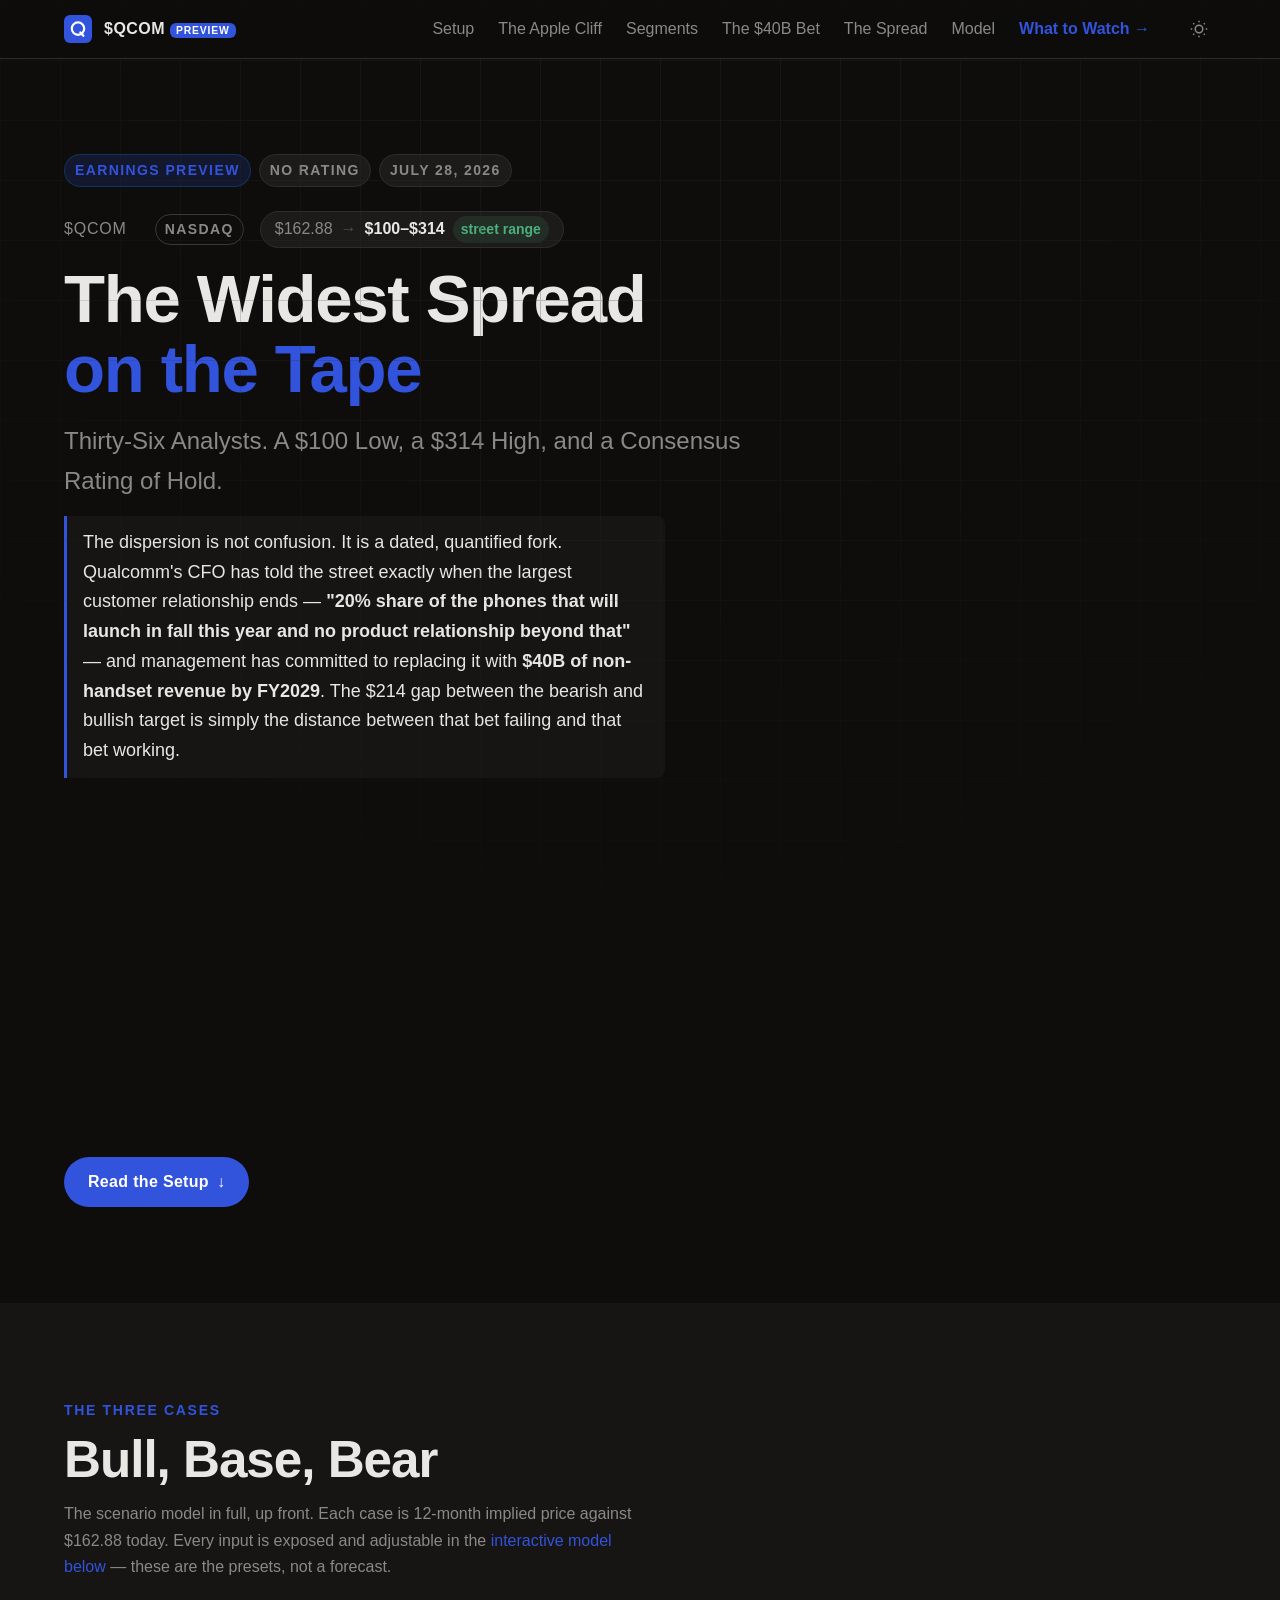
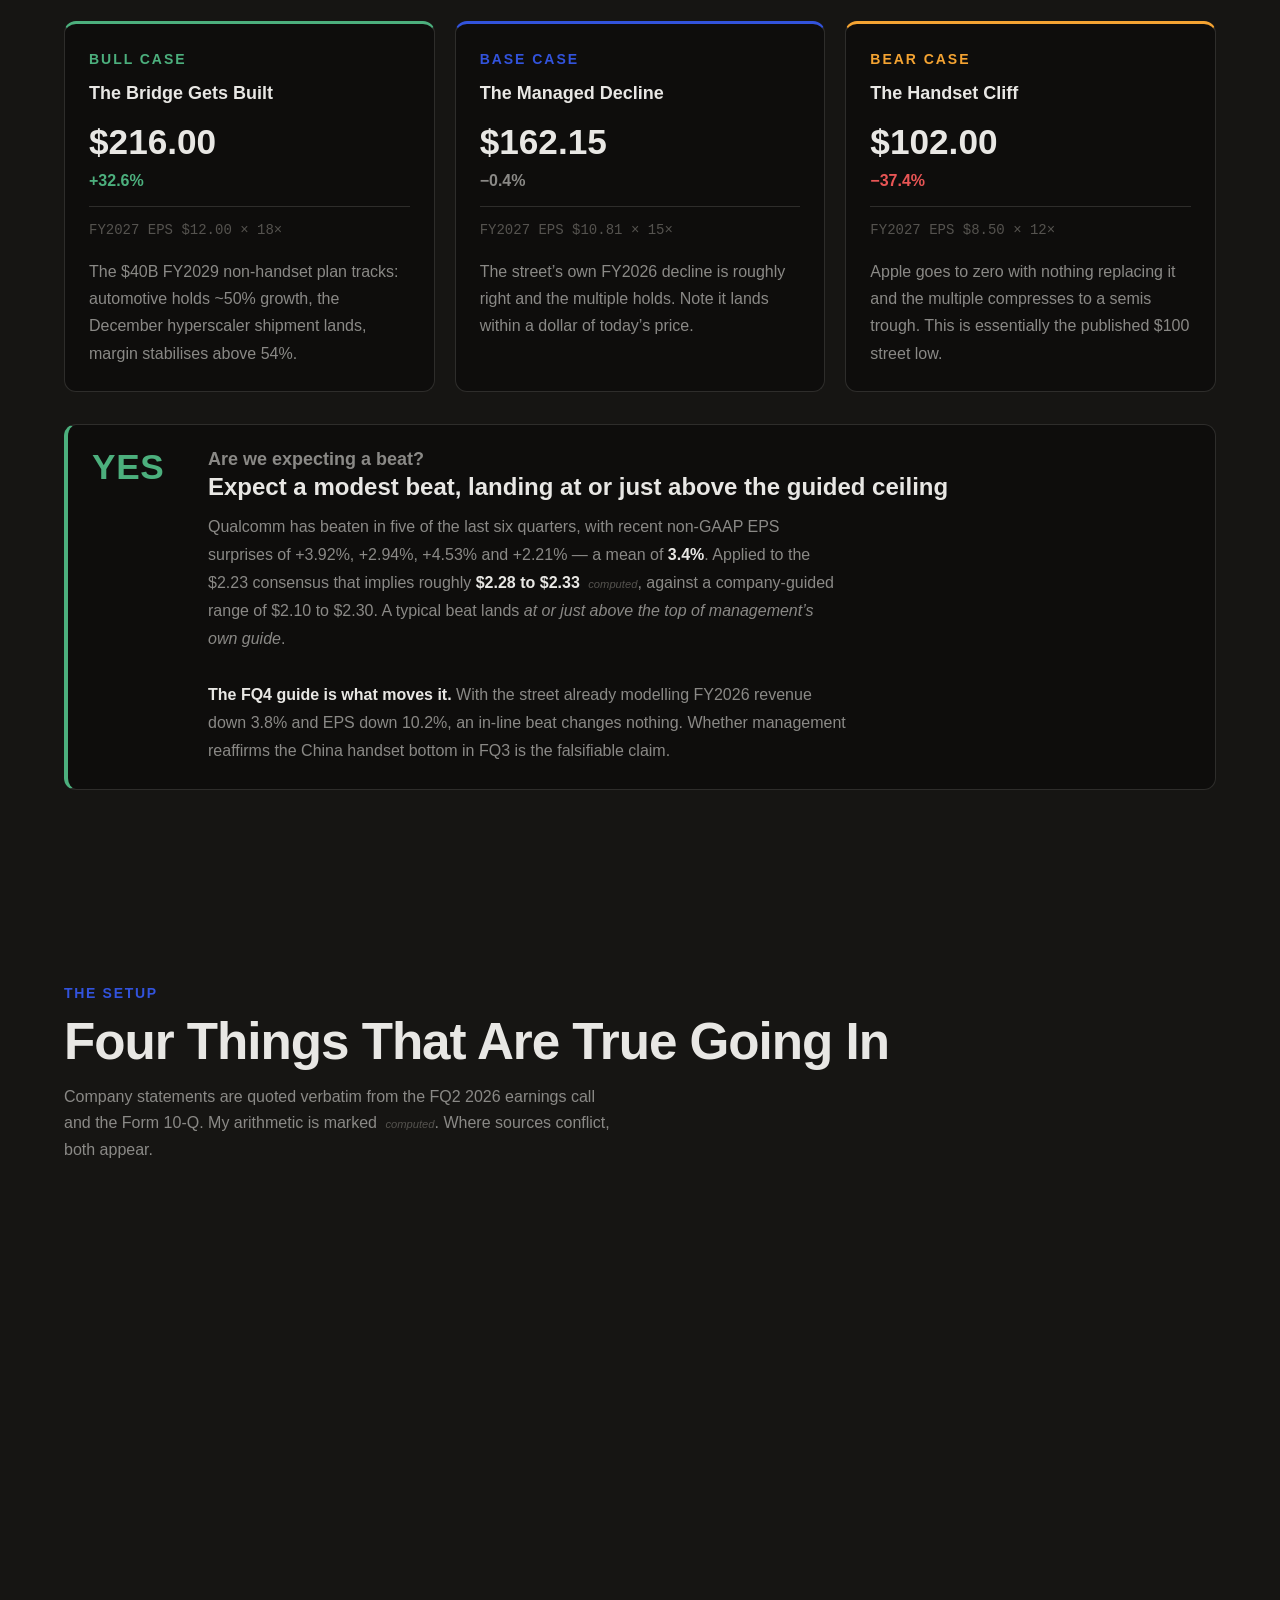
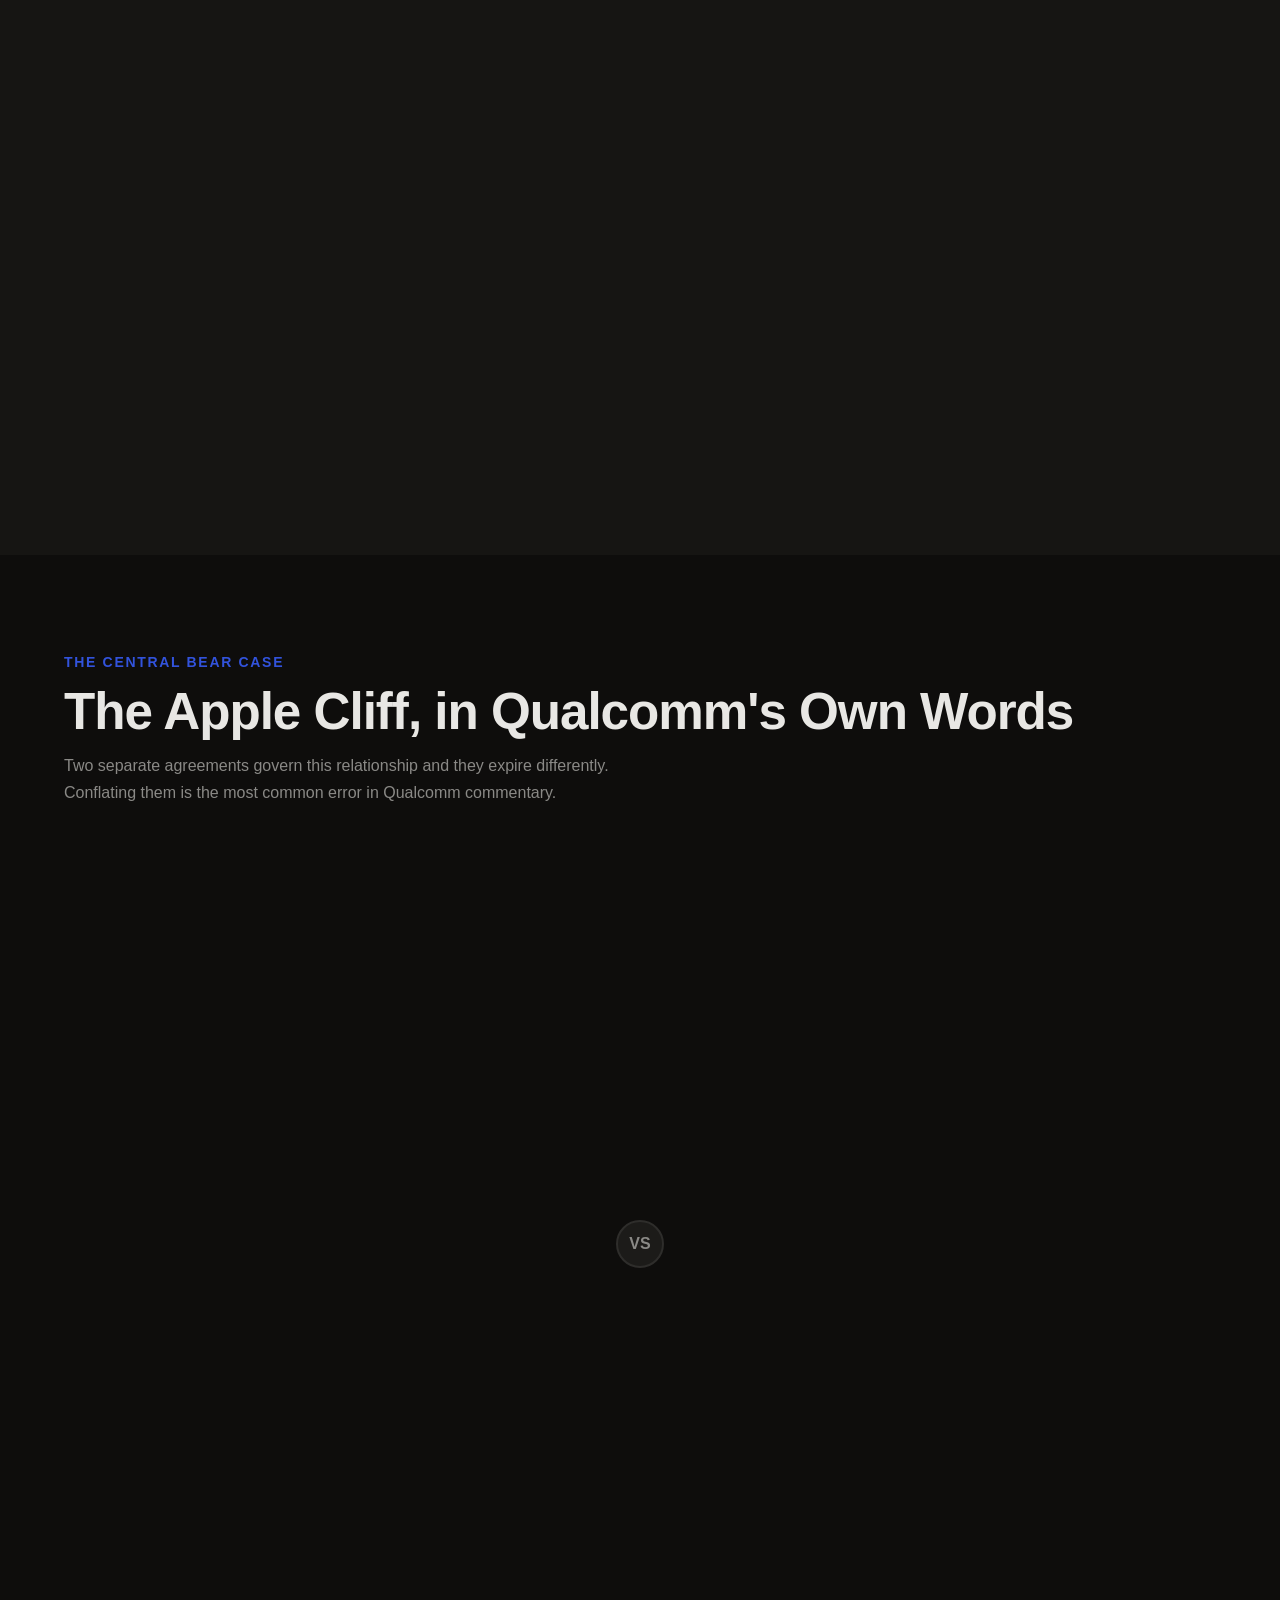
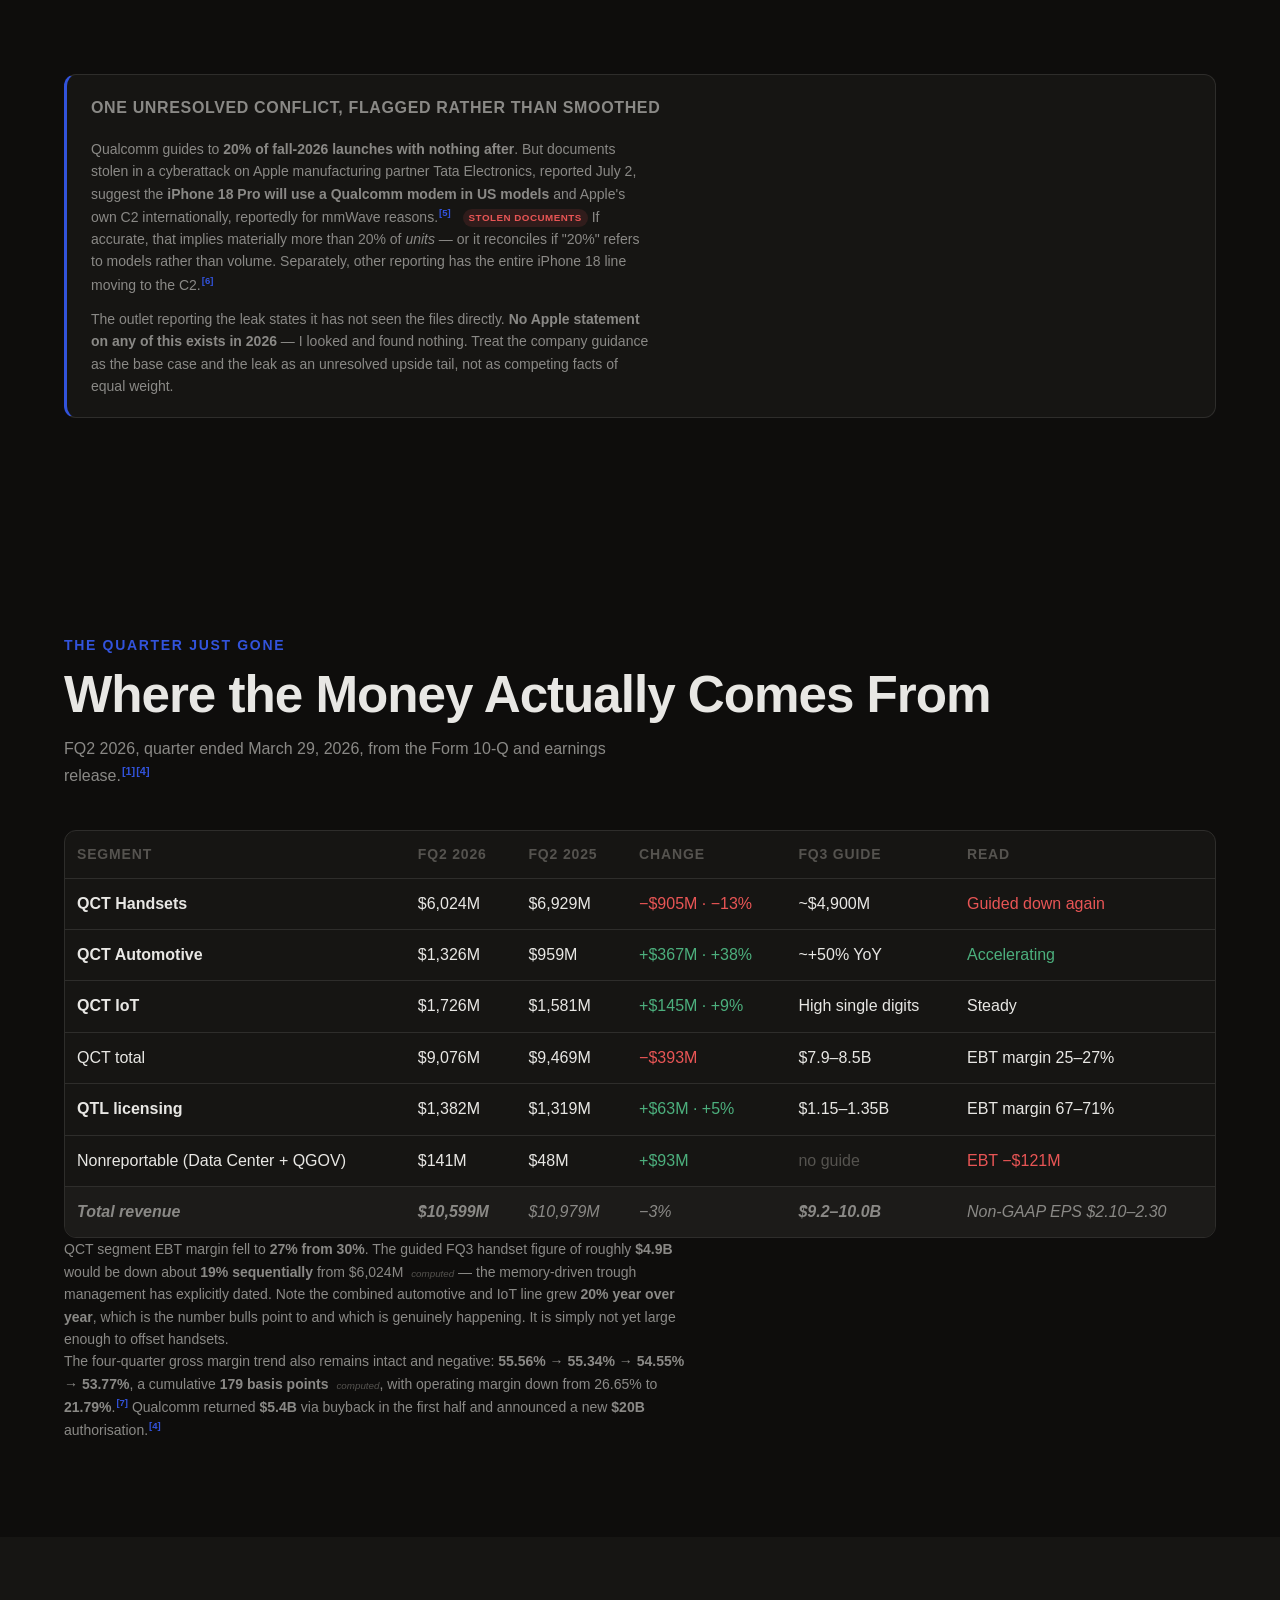
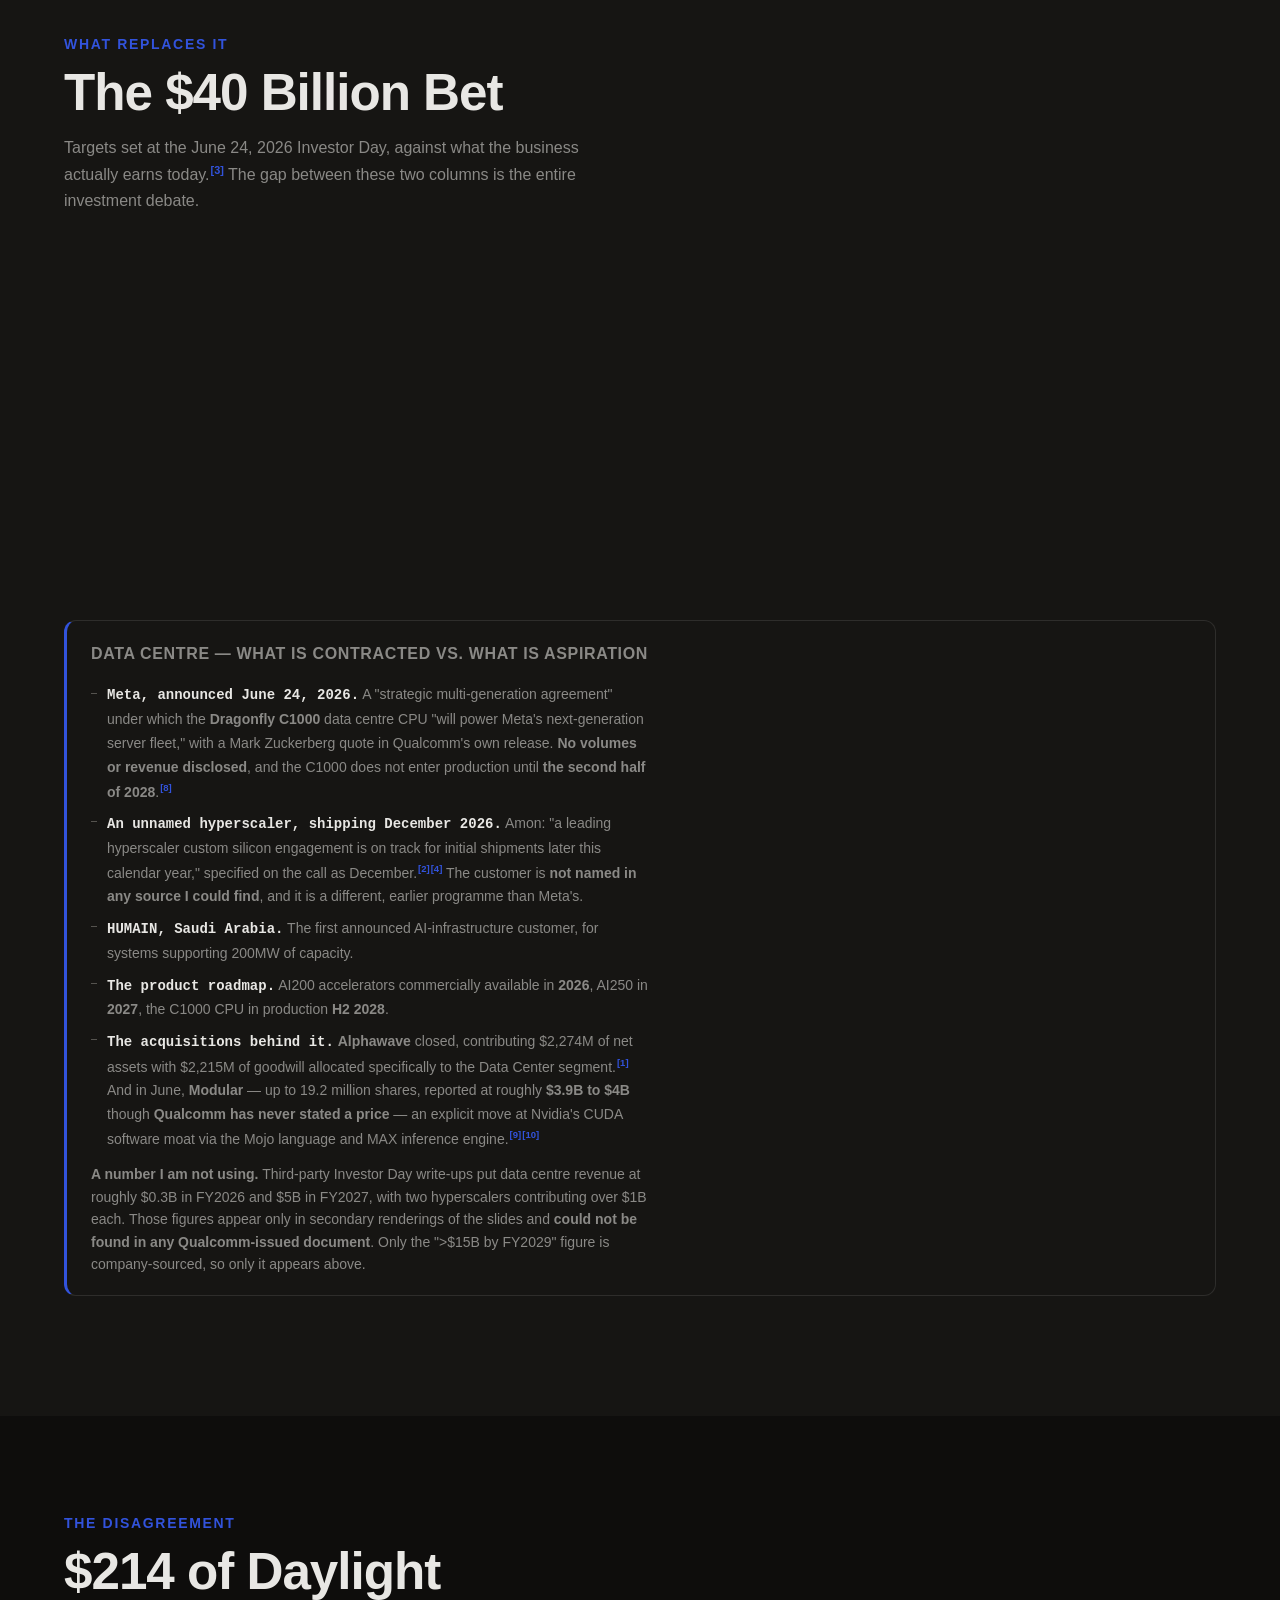
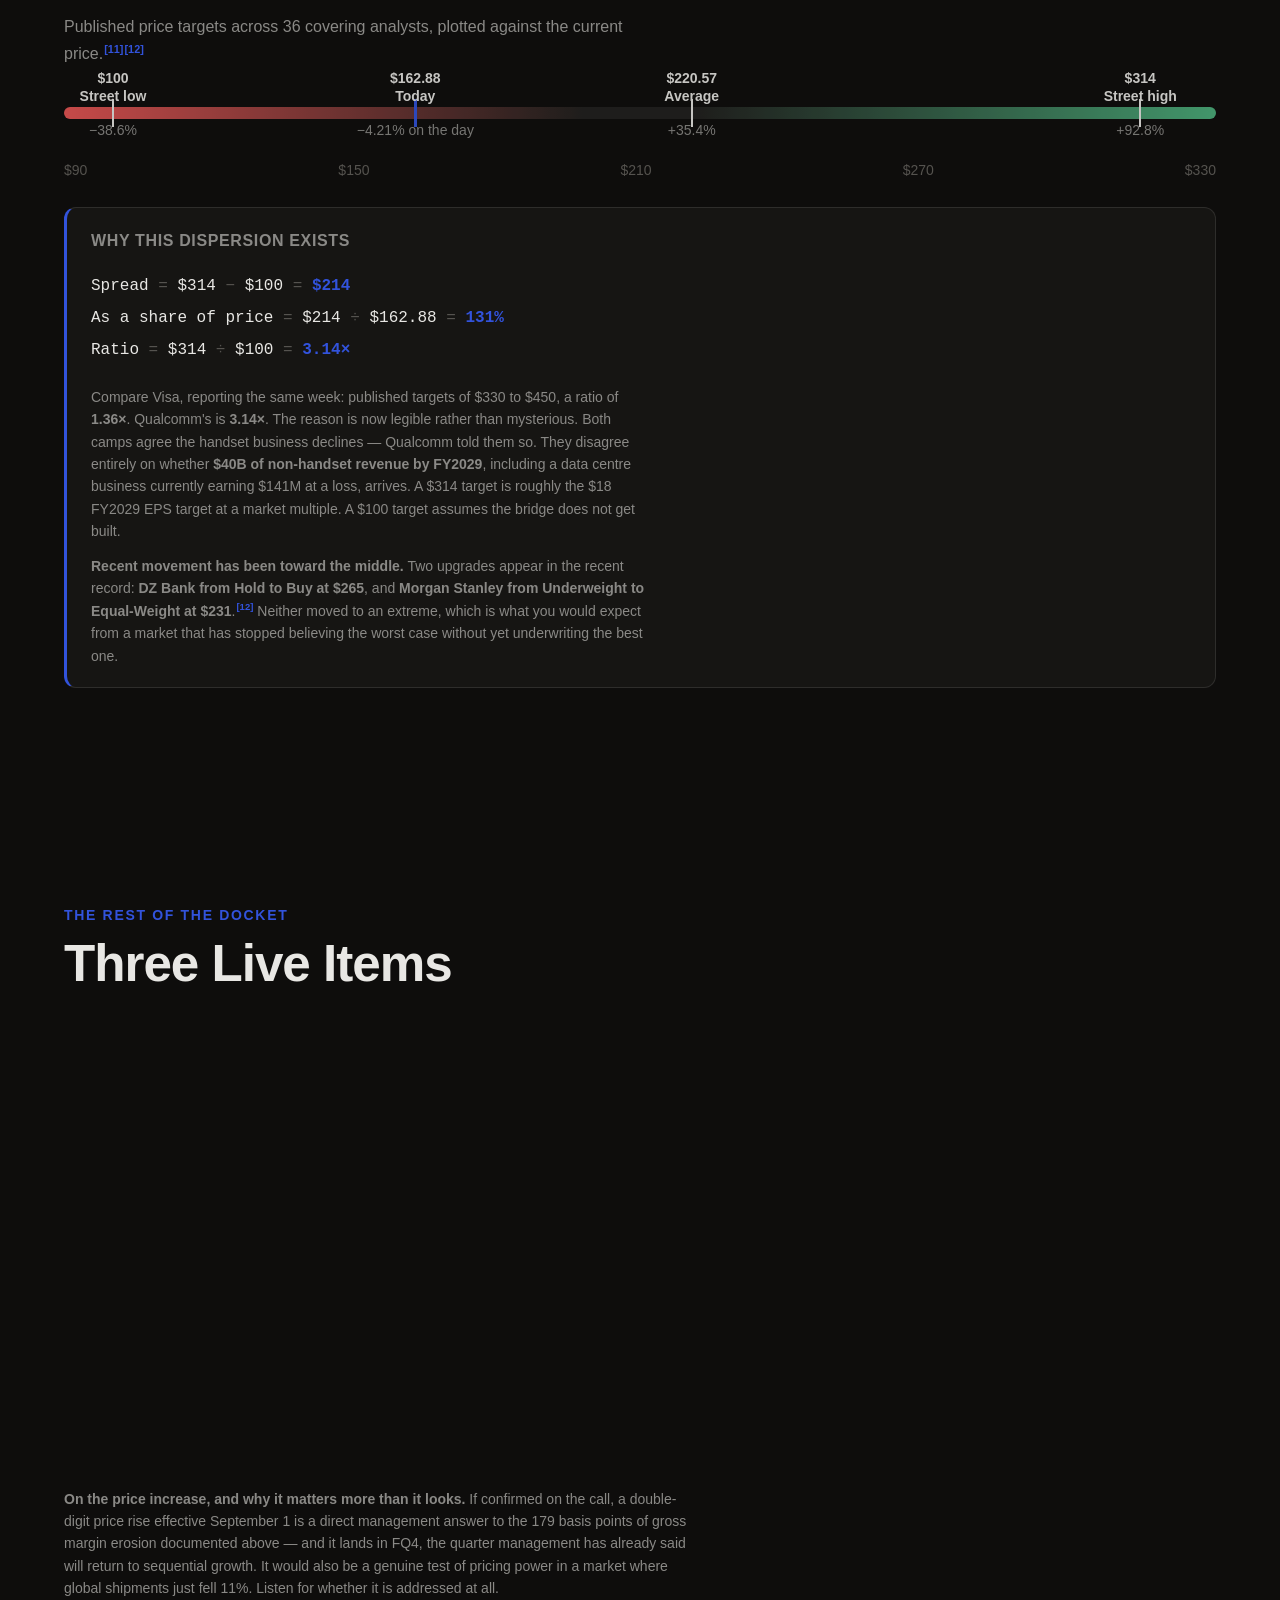
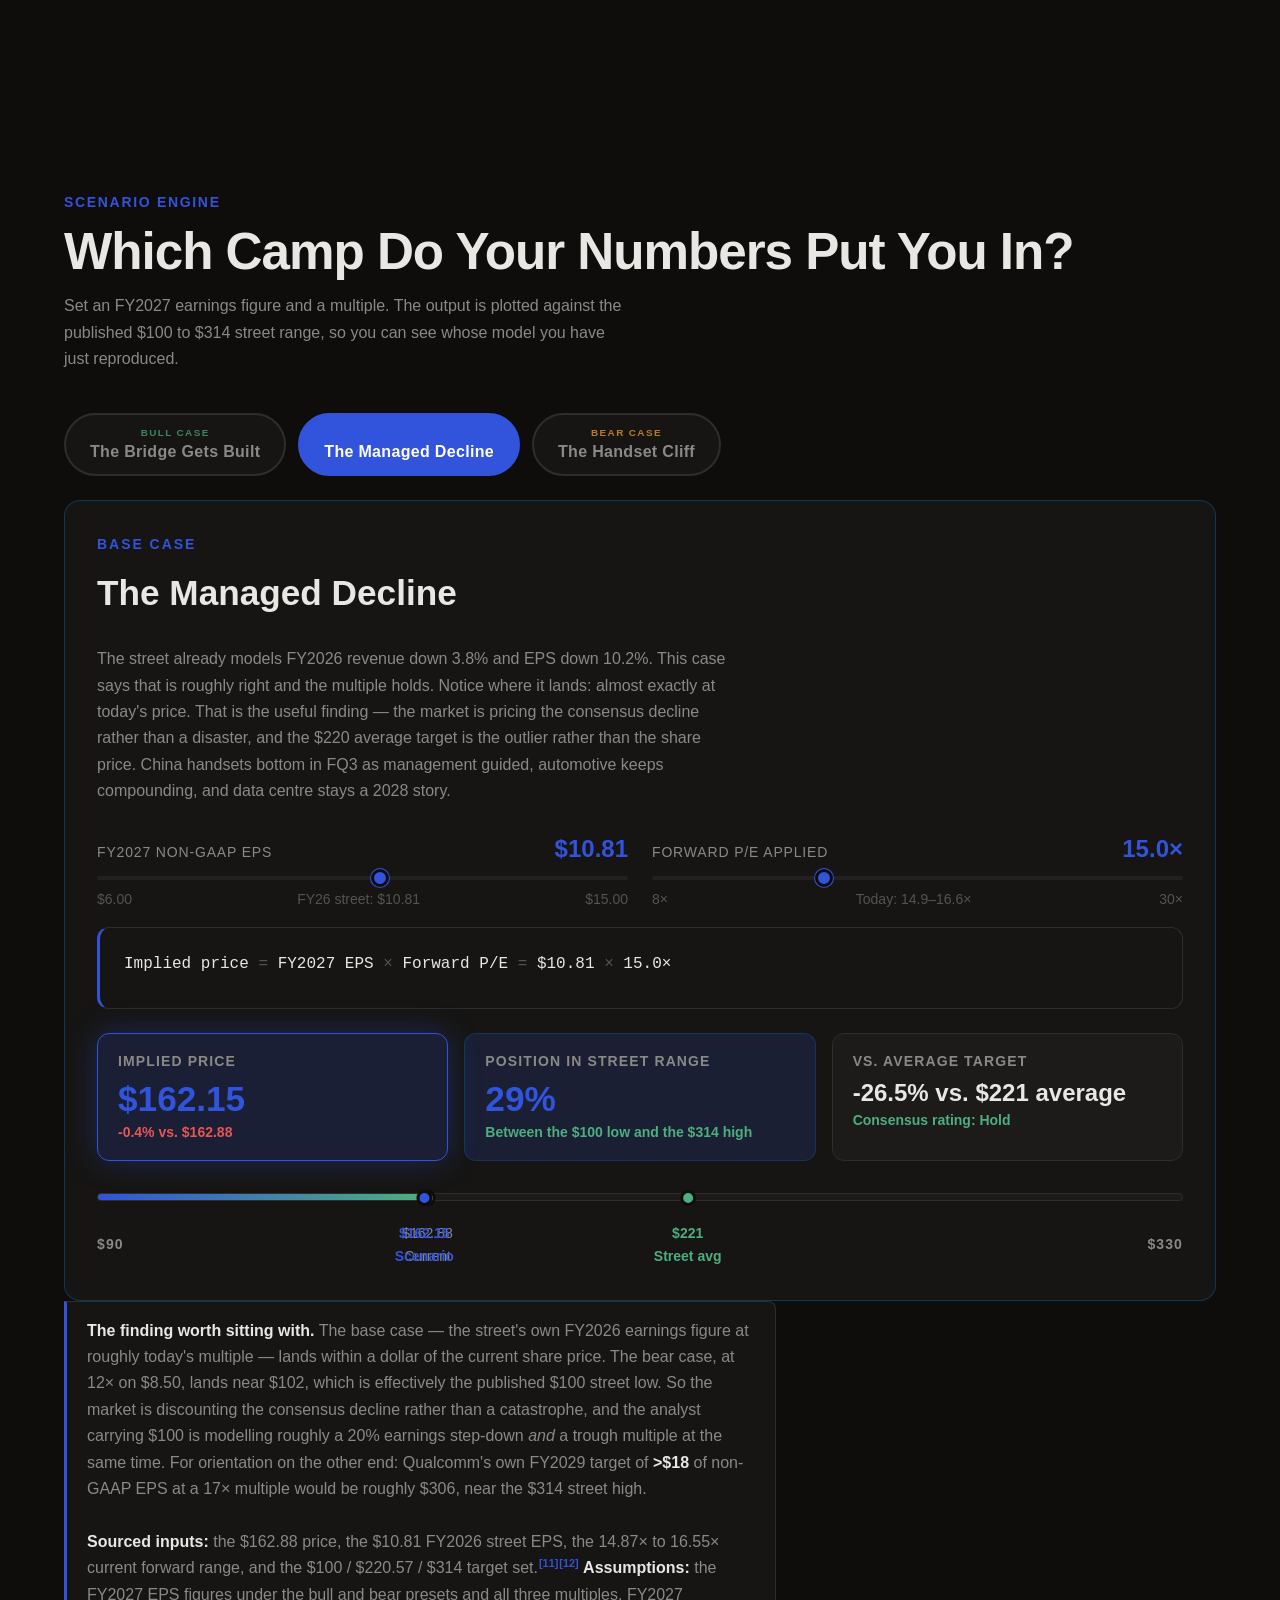
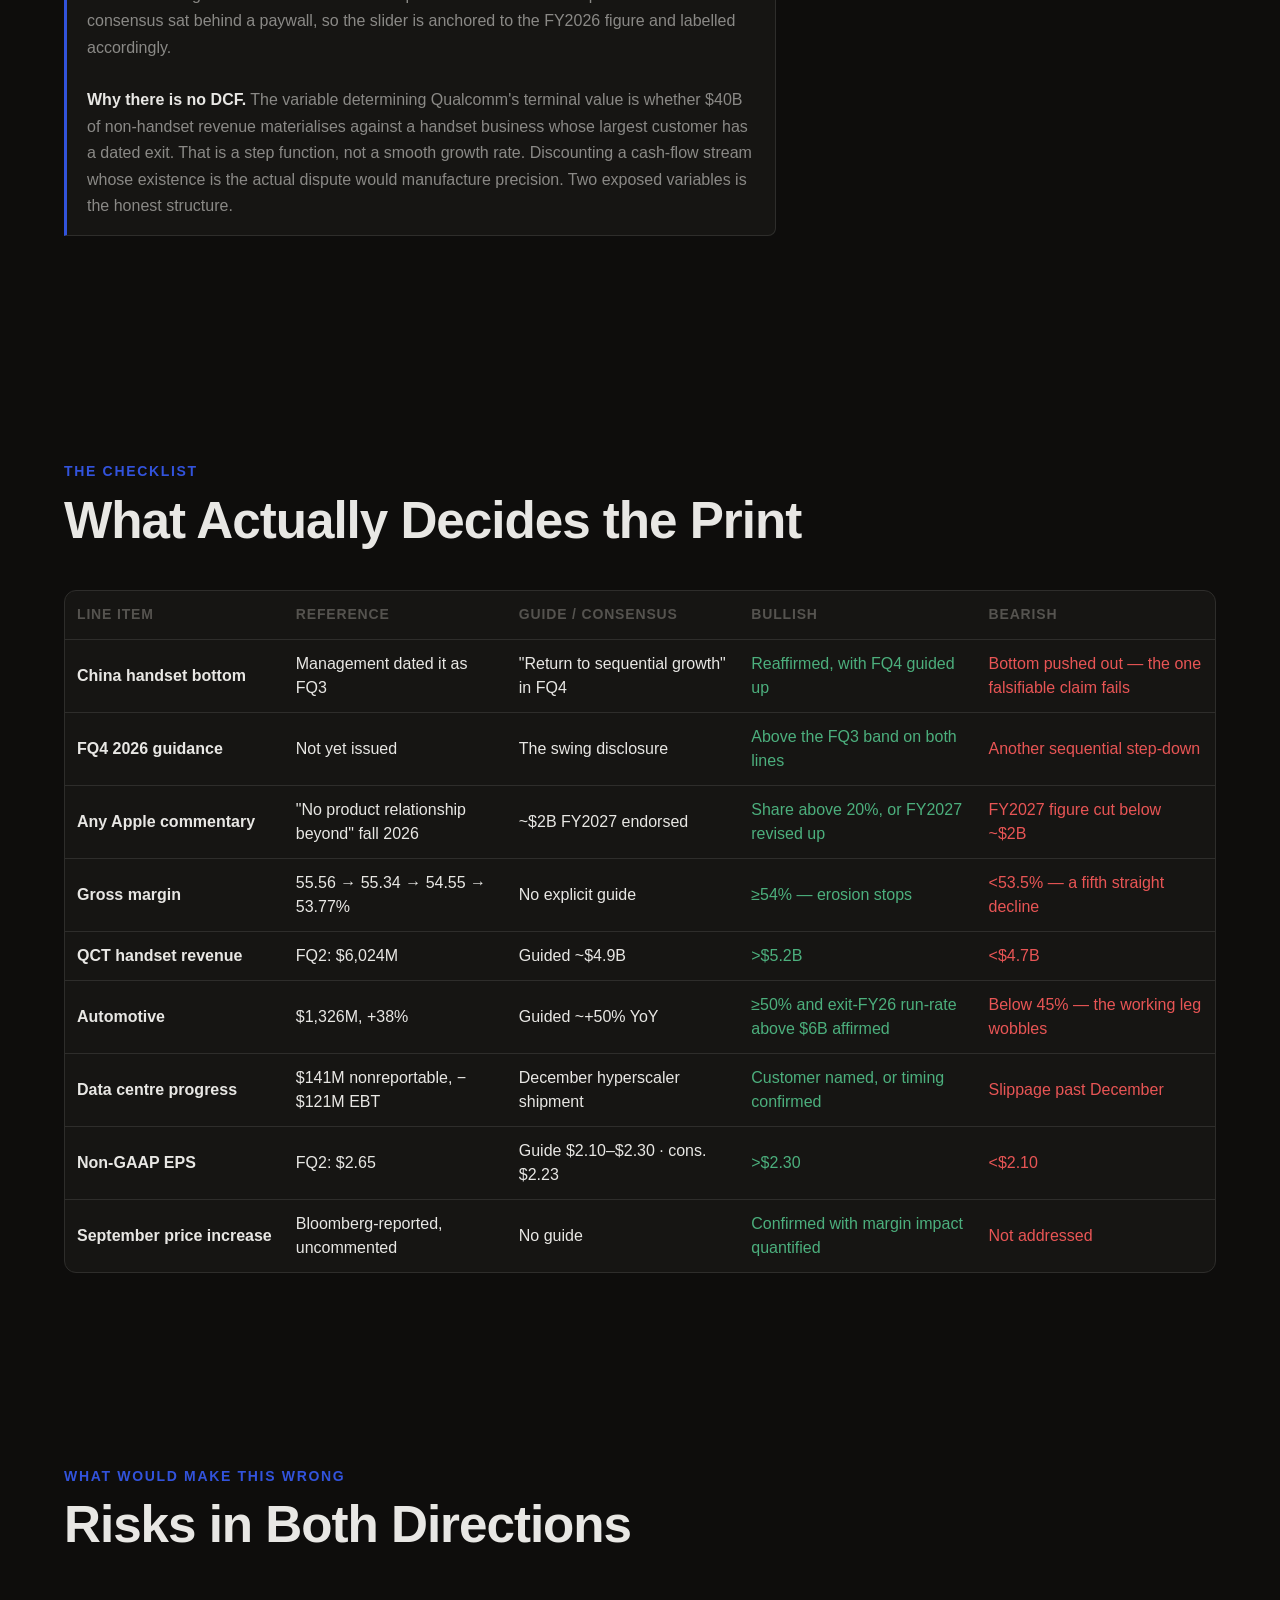
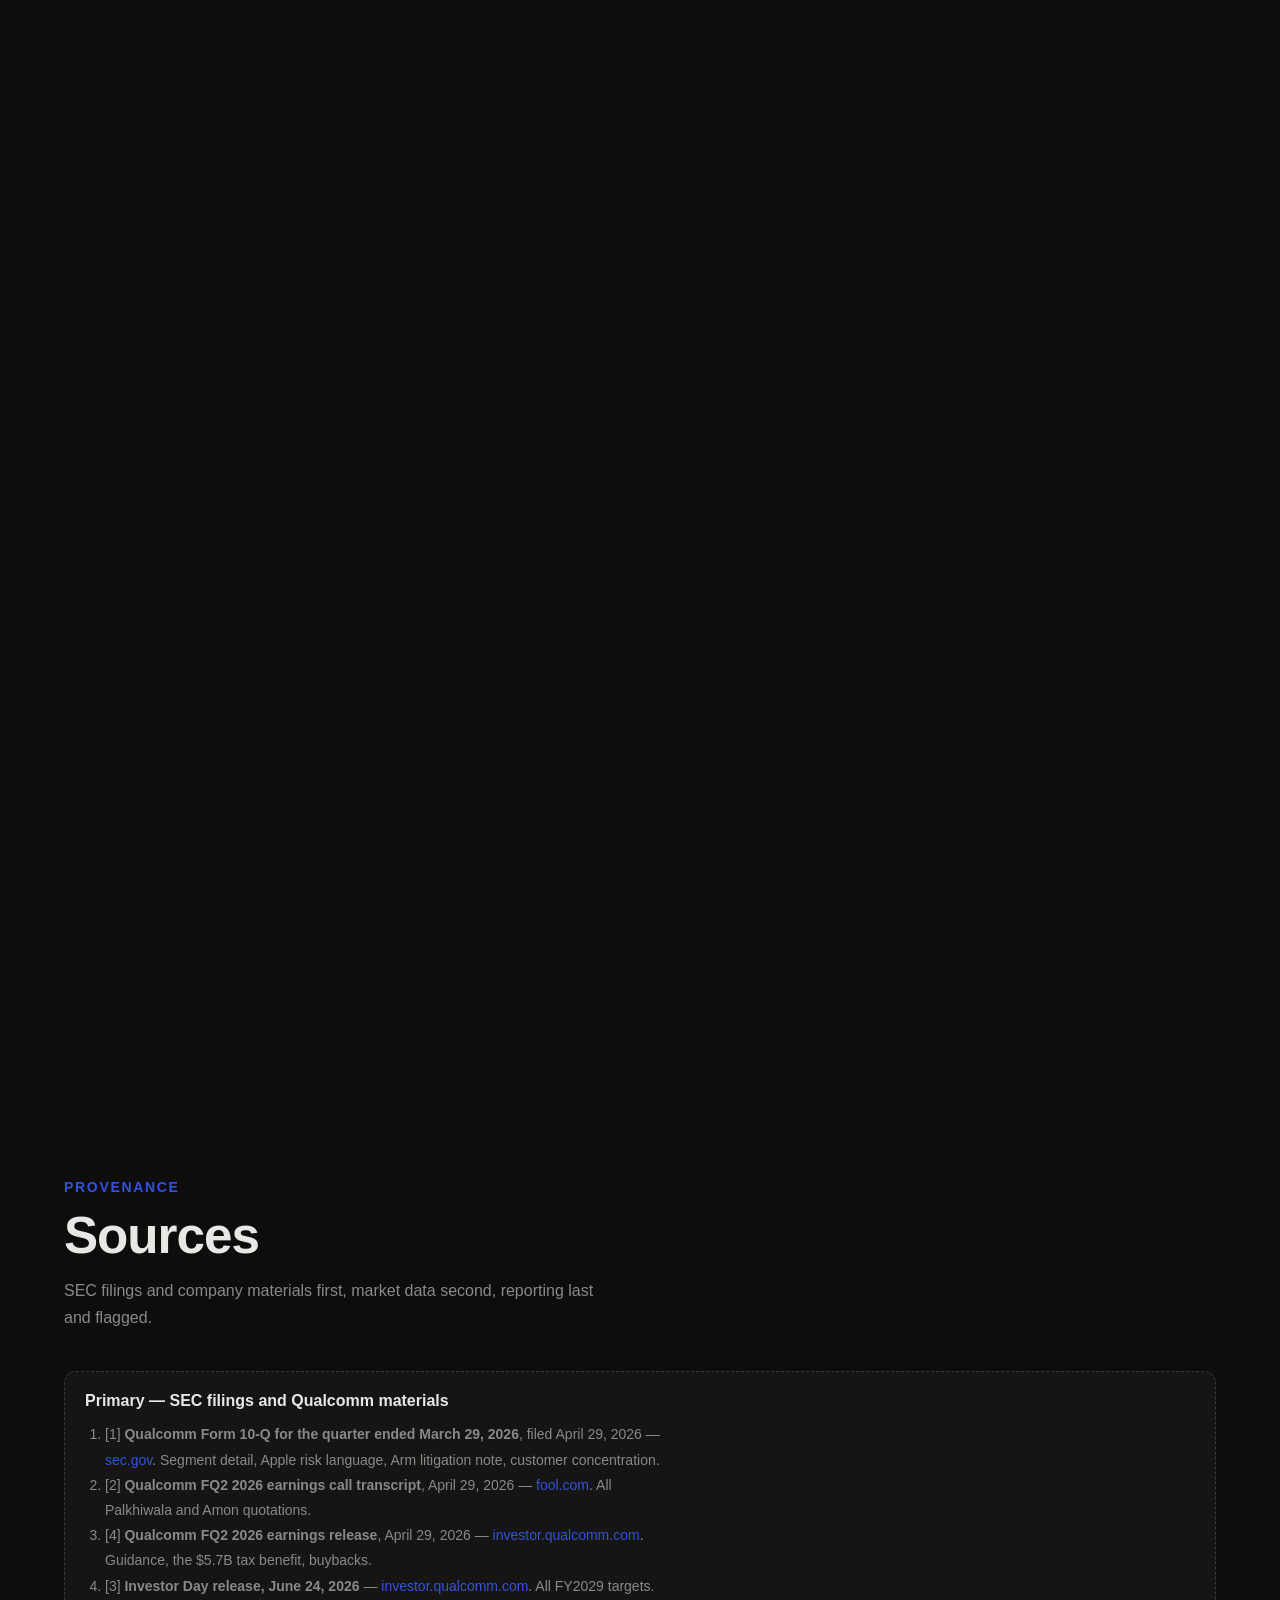
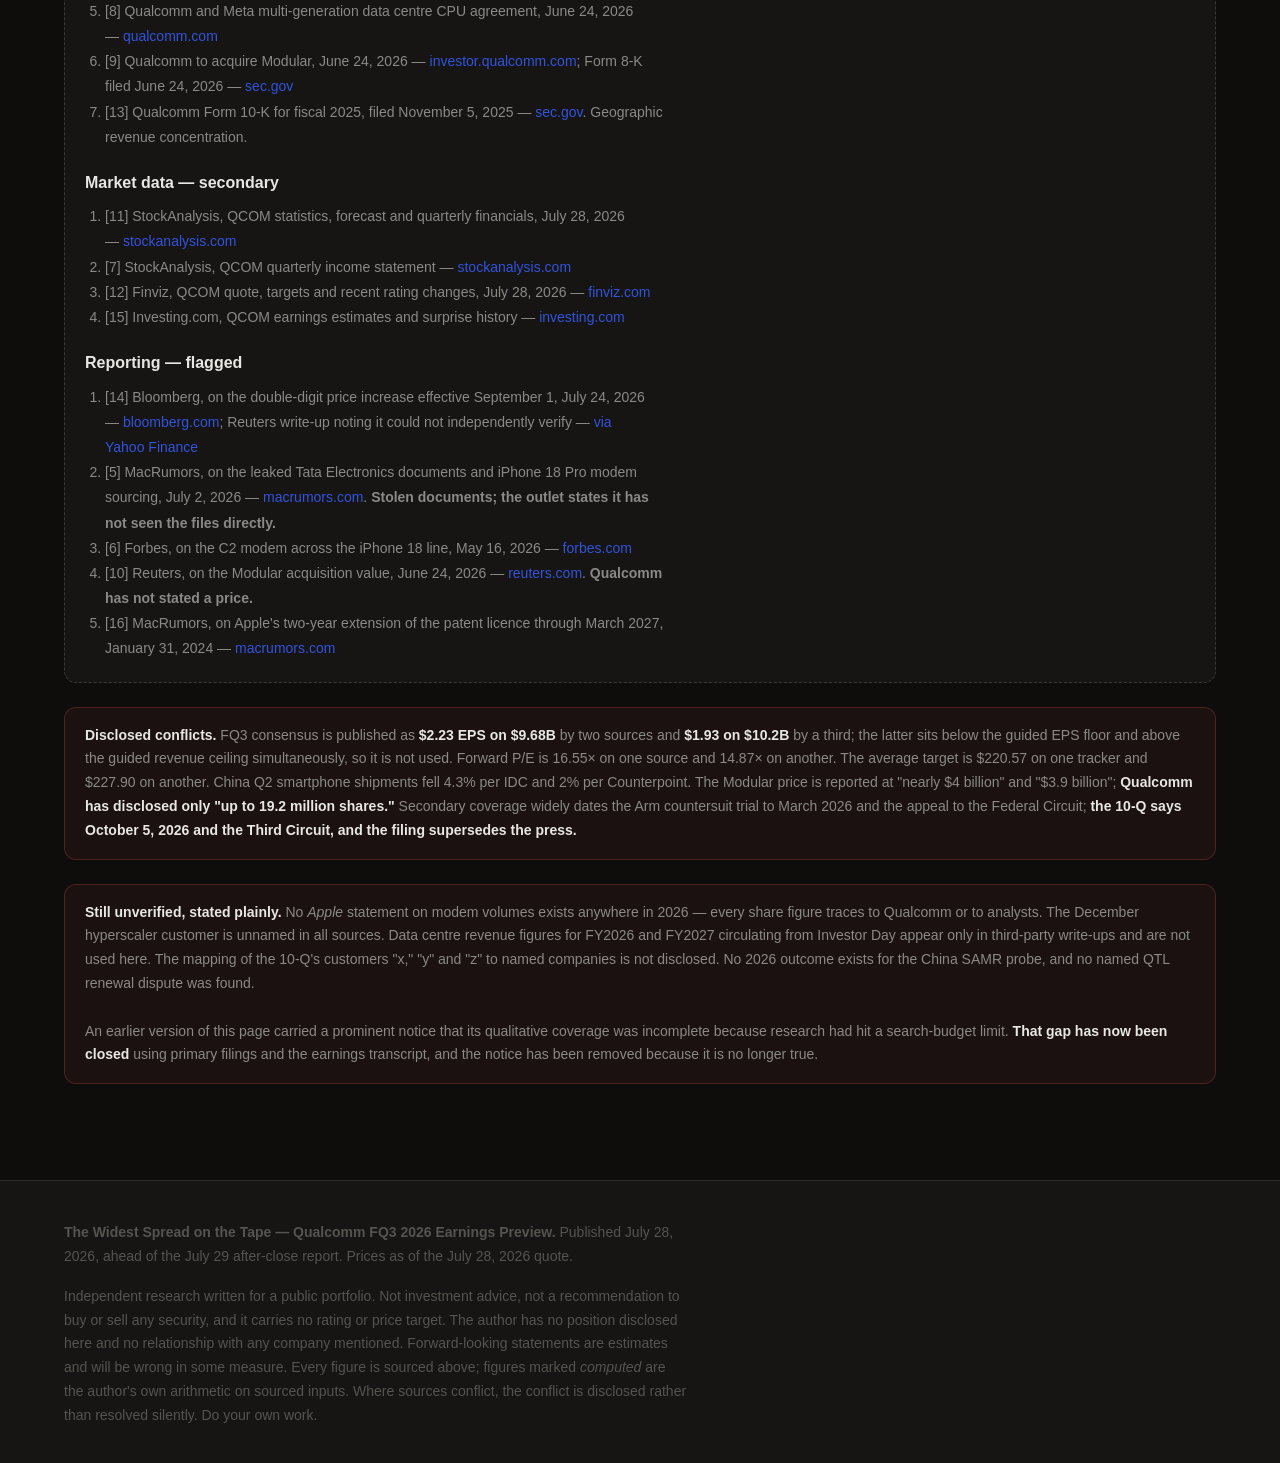
<file: index.html>
<!DOCTYPE html>
<html lang="en">
<head>
<meta charset="utf-8">
<title>The Widest Spread on the Tape — QCOM FQ3 2026 Preview</title>
<meta http-equiv="refresh" content="0; url=./web-app/">
<link rel="canonical" href="./web-app/">
</head>
<body>
<p>Redirecting to <a href="./web-app/">the interactive preview</a>…</p>
</body>
</html>
</file>
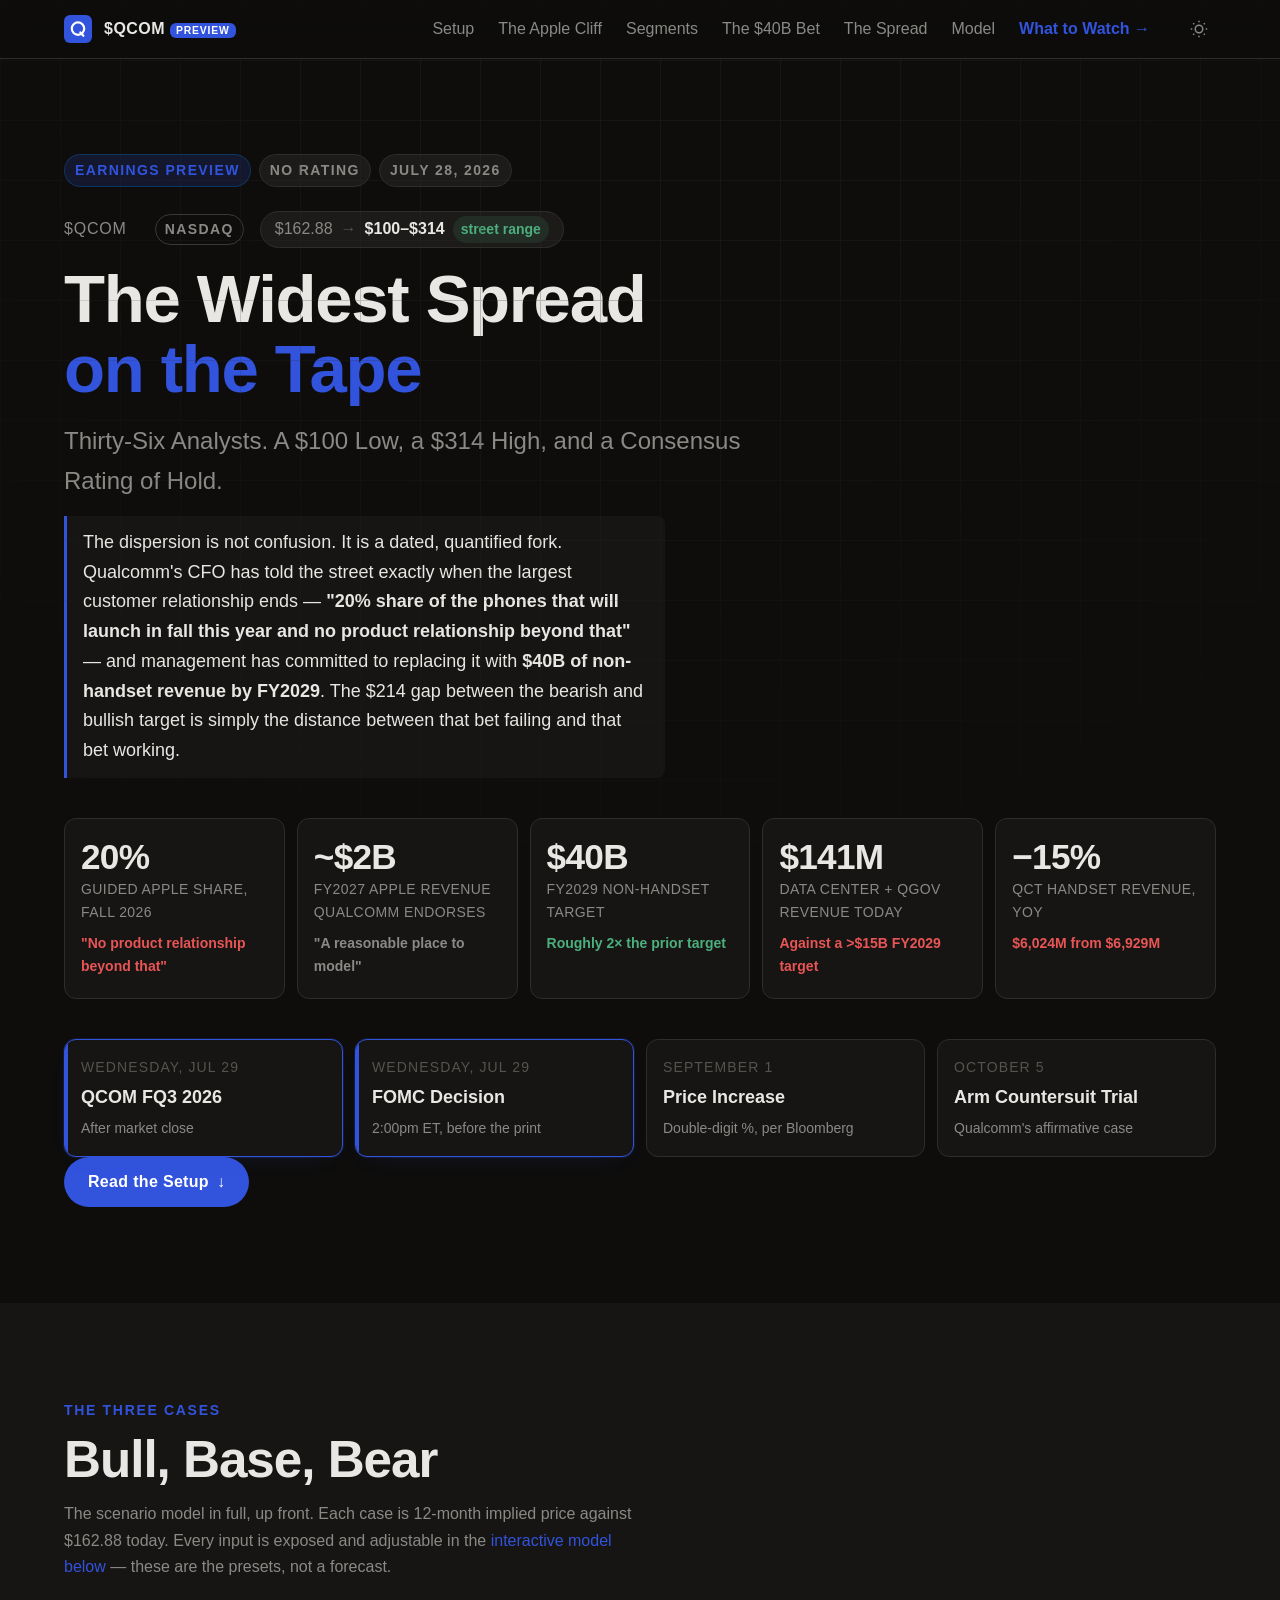
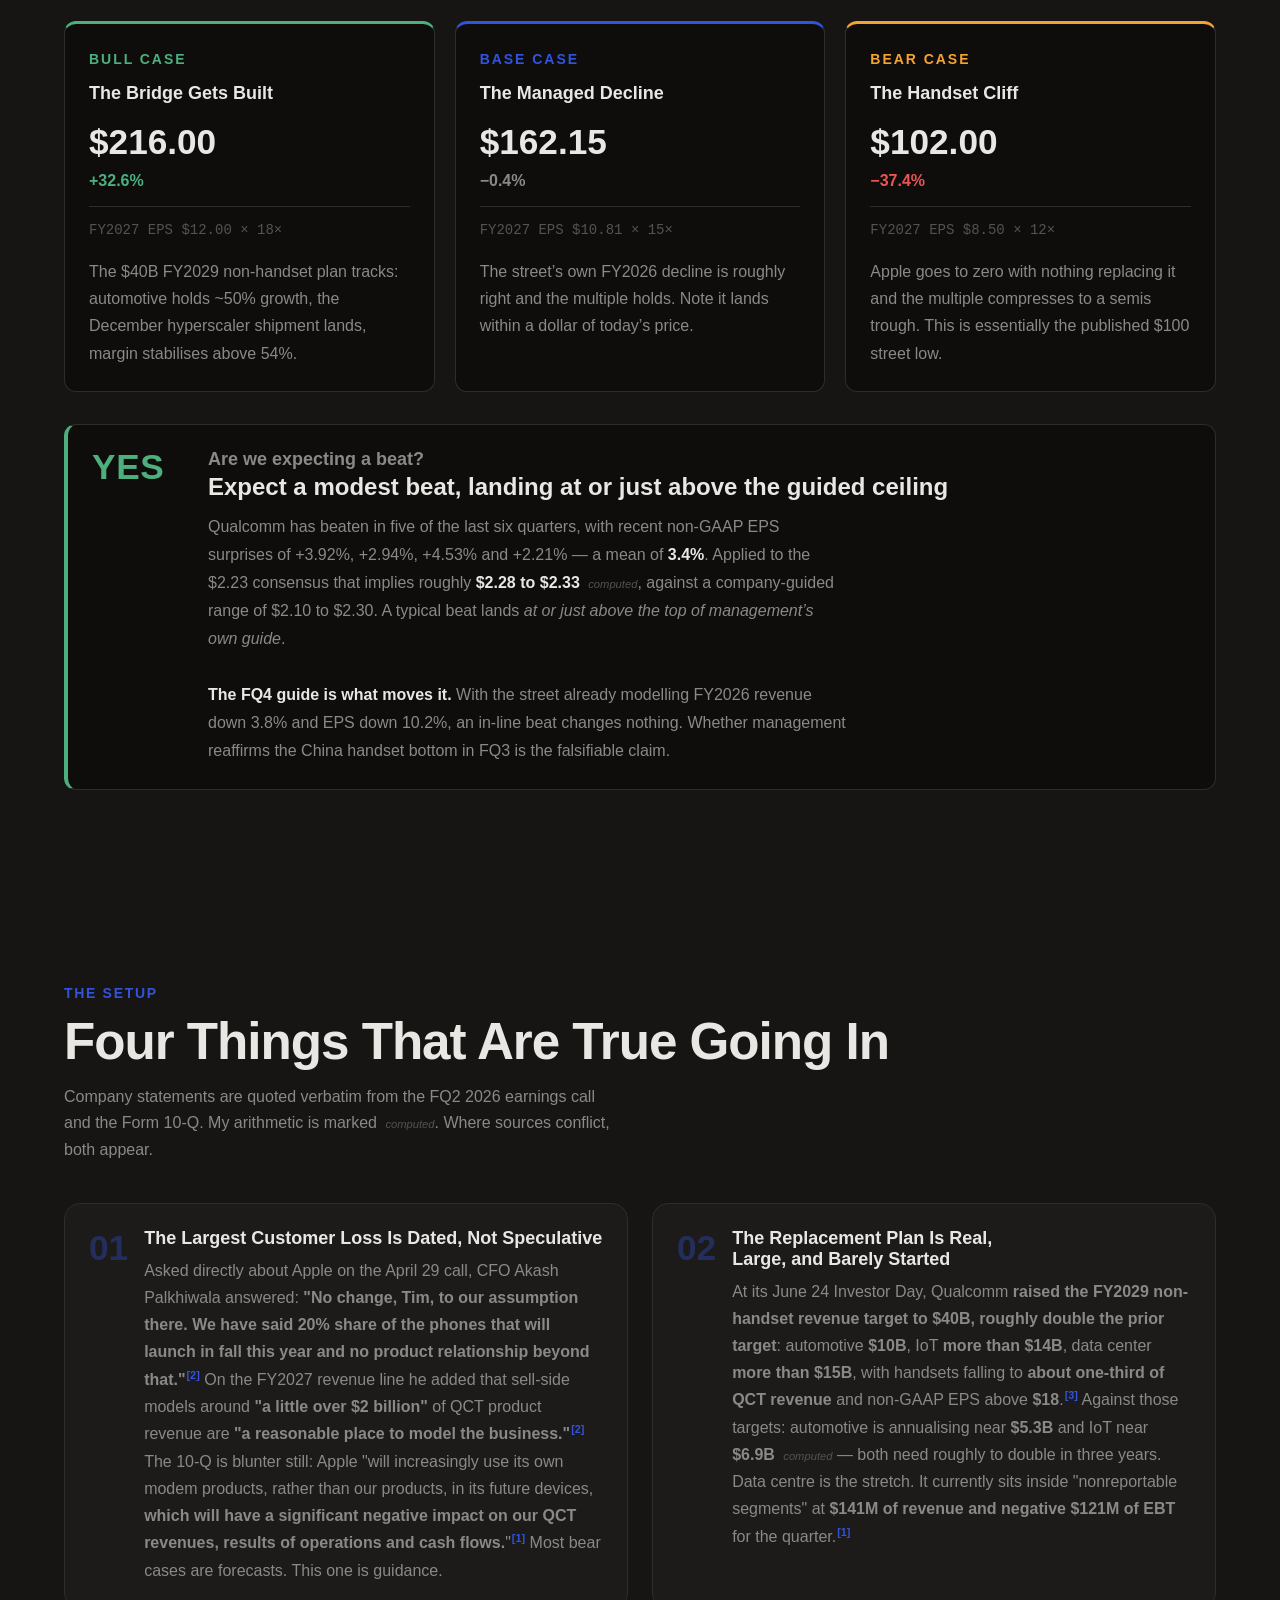
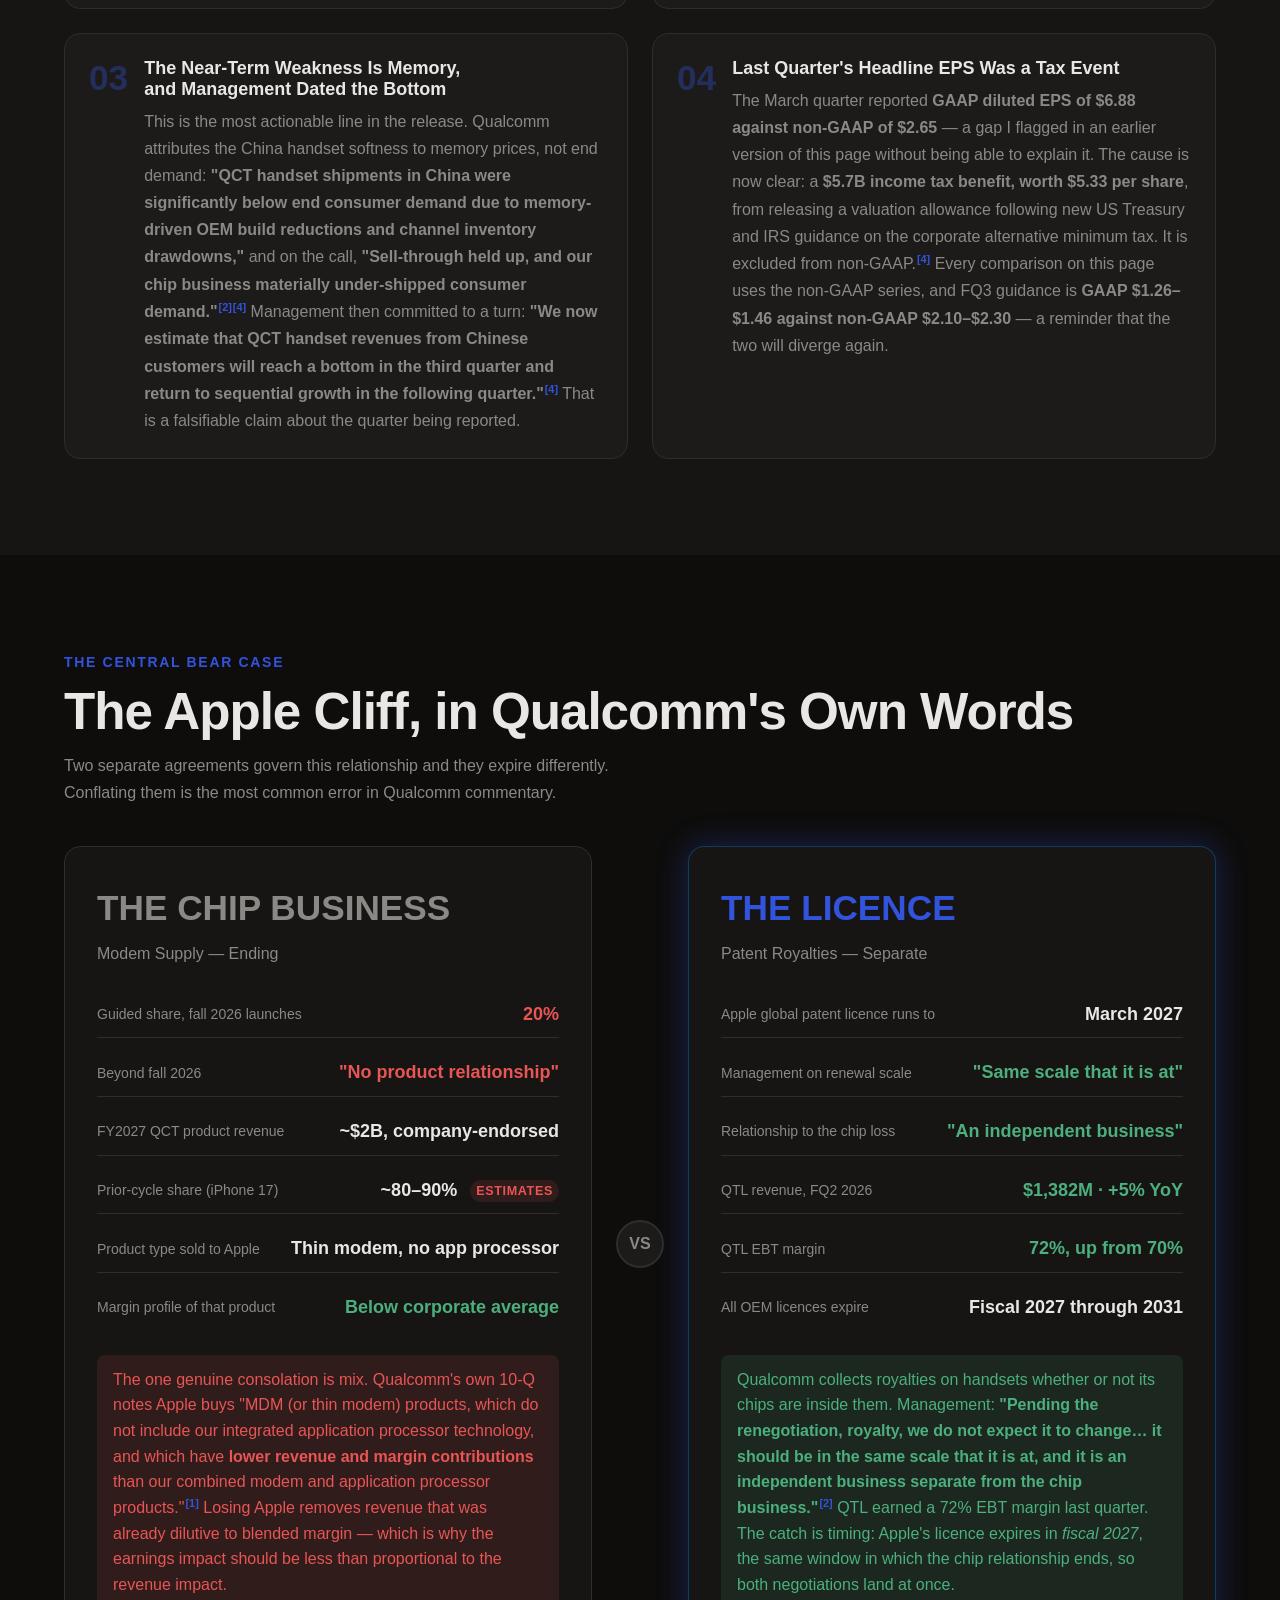
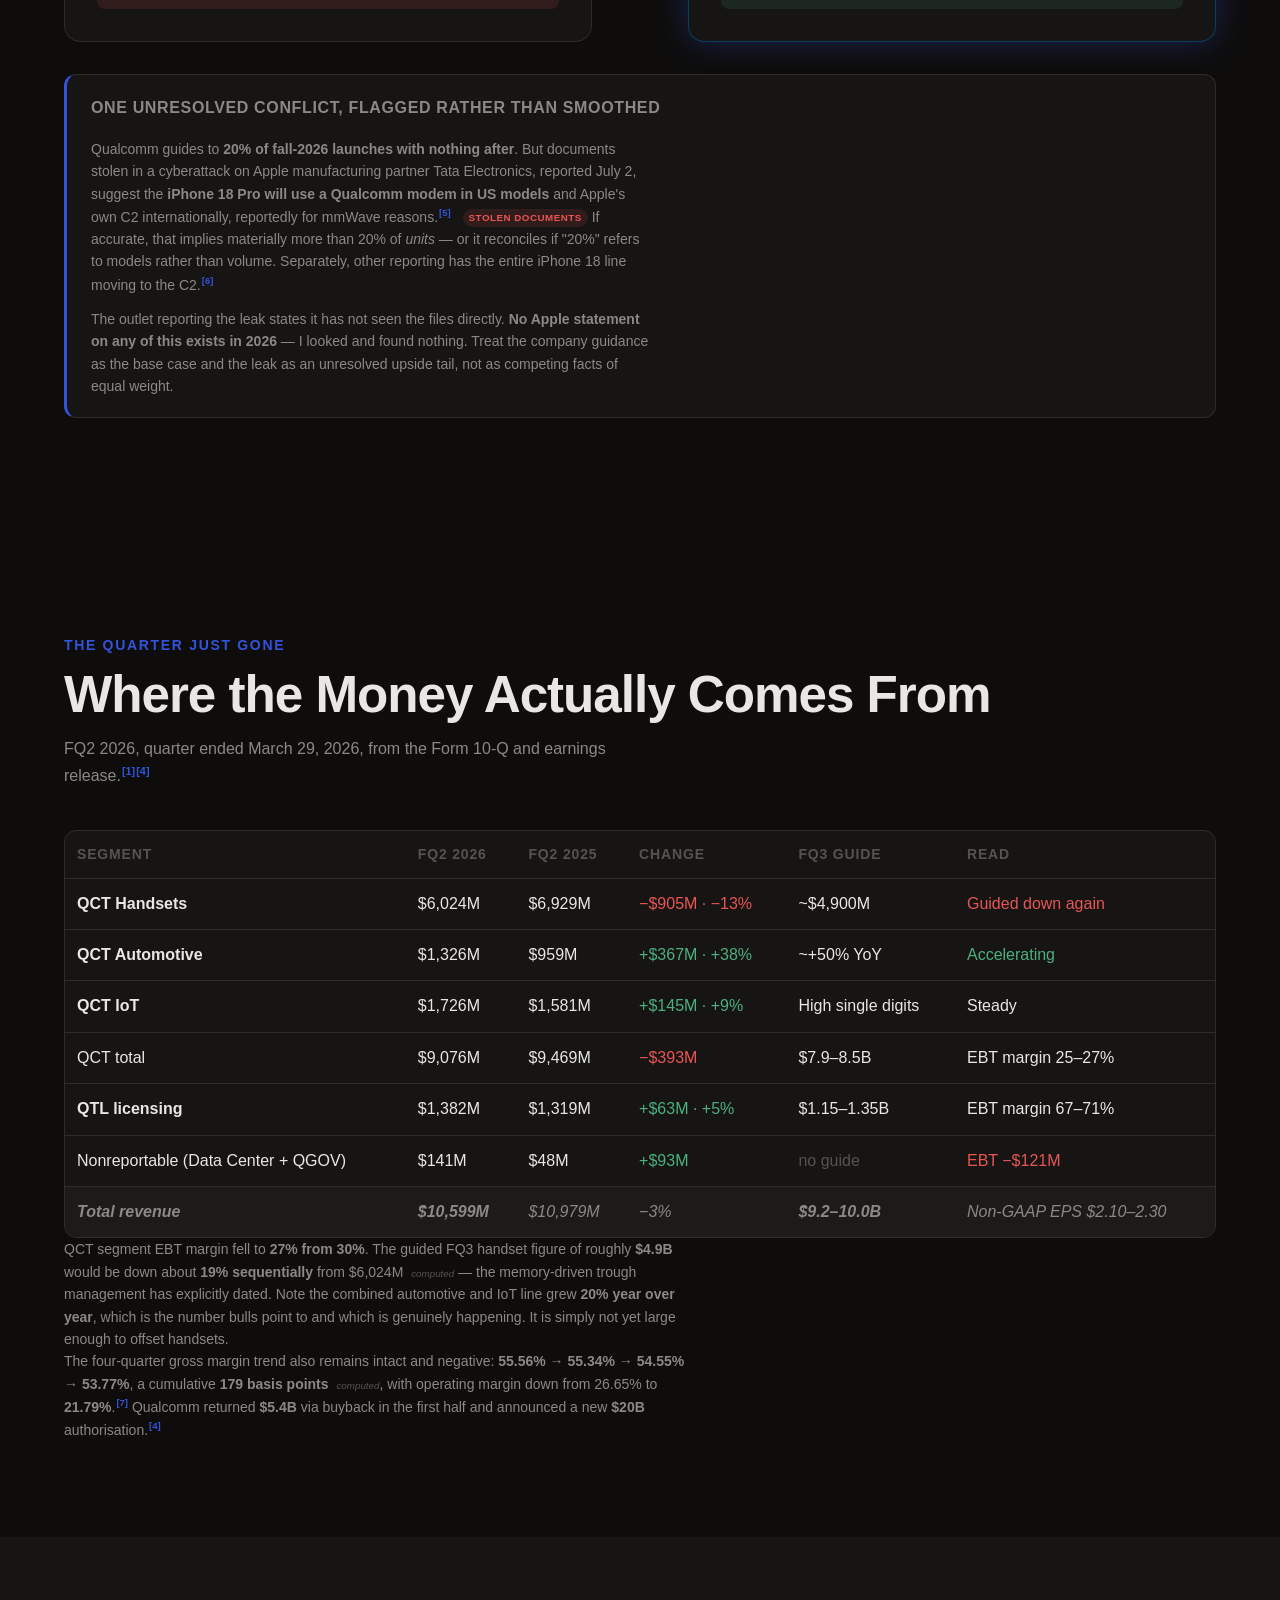
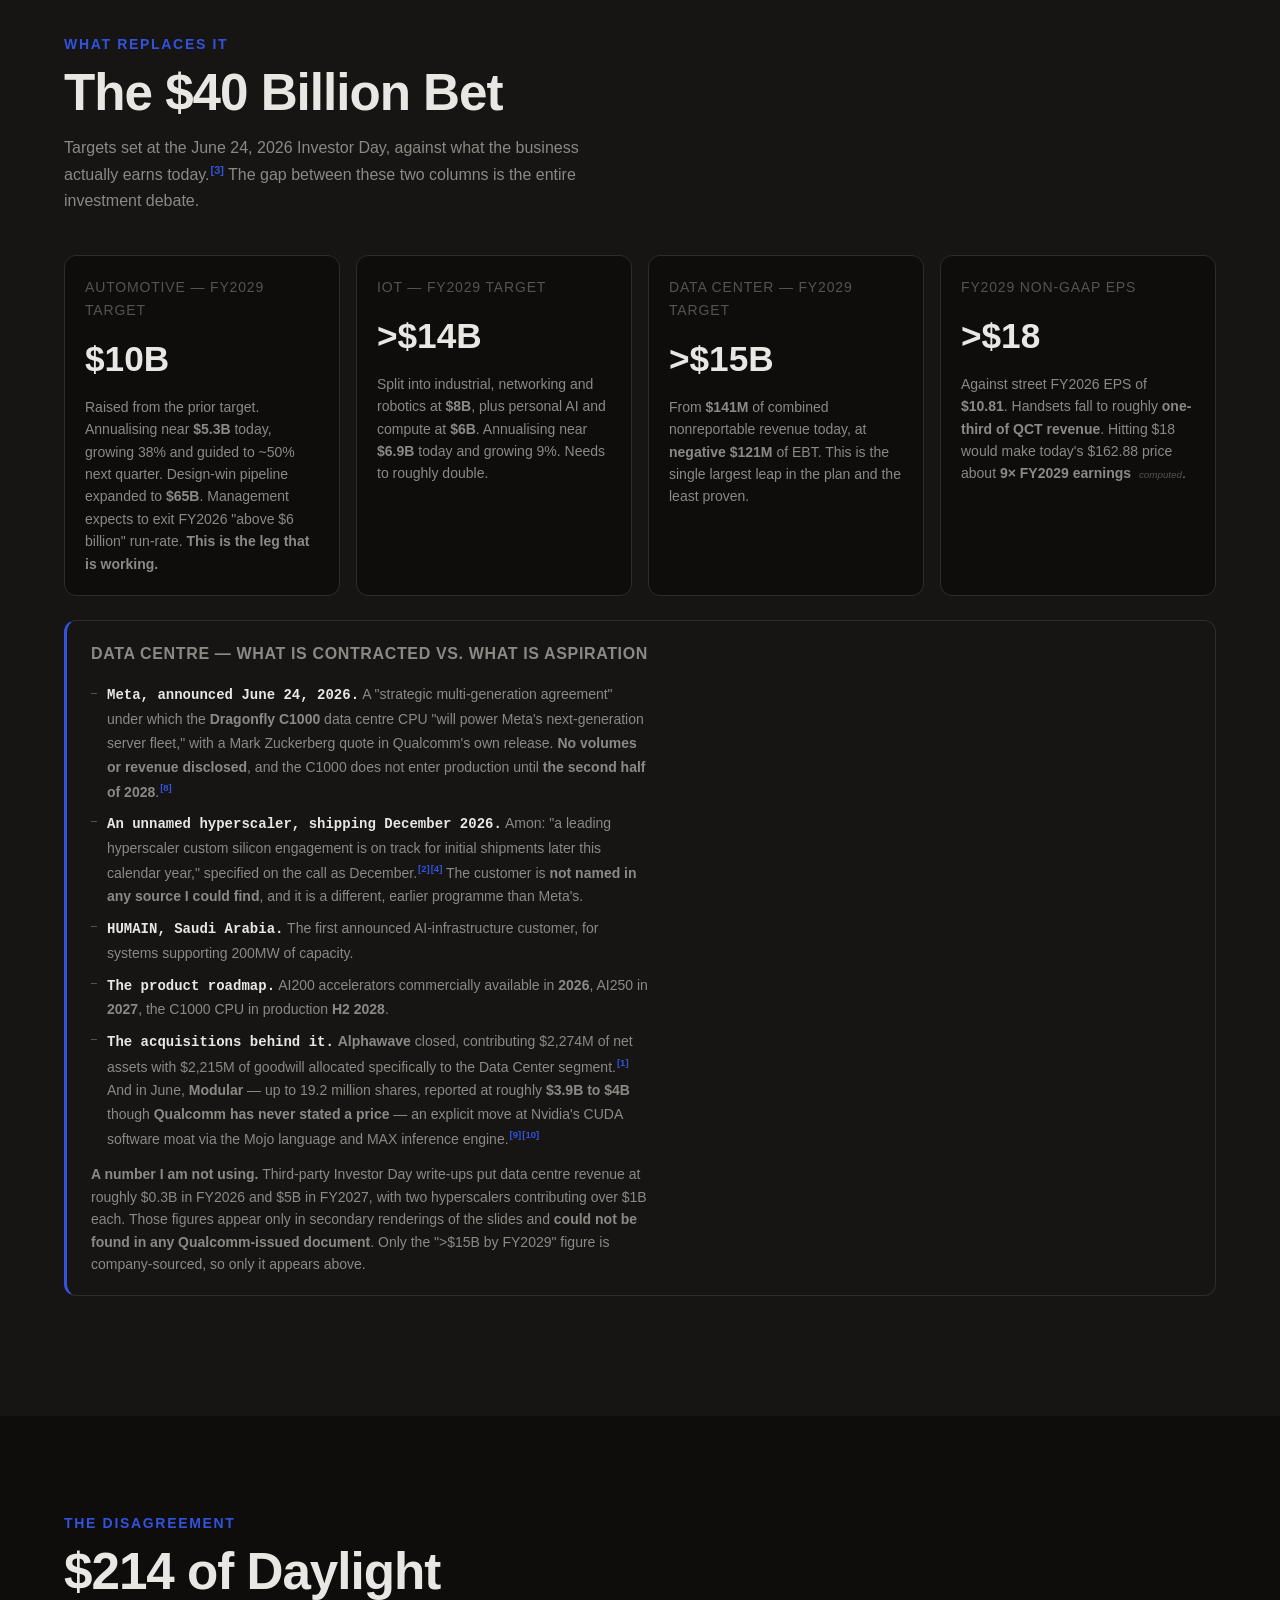
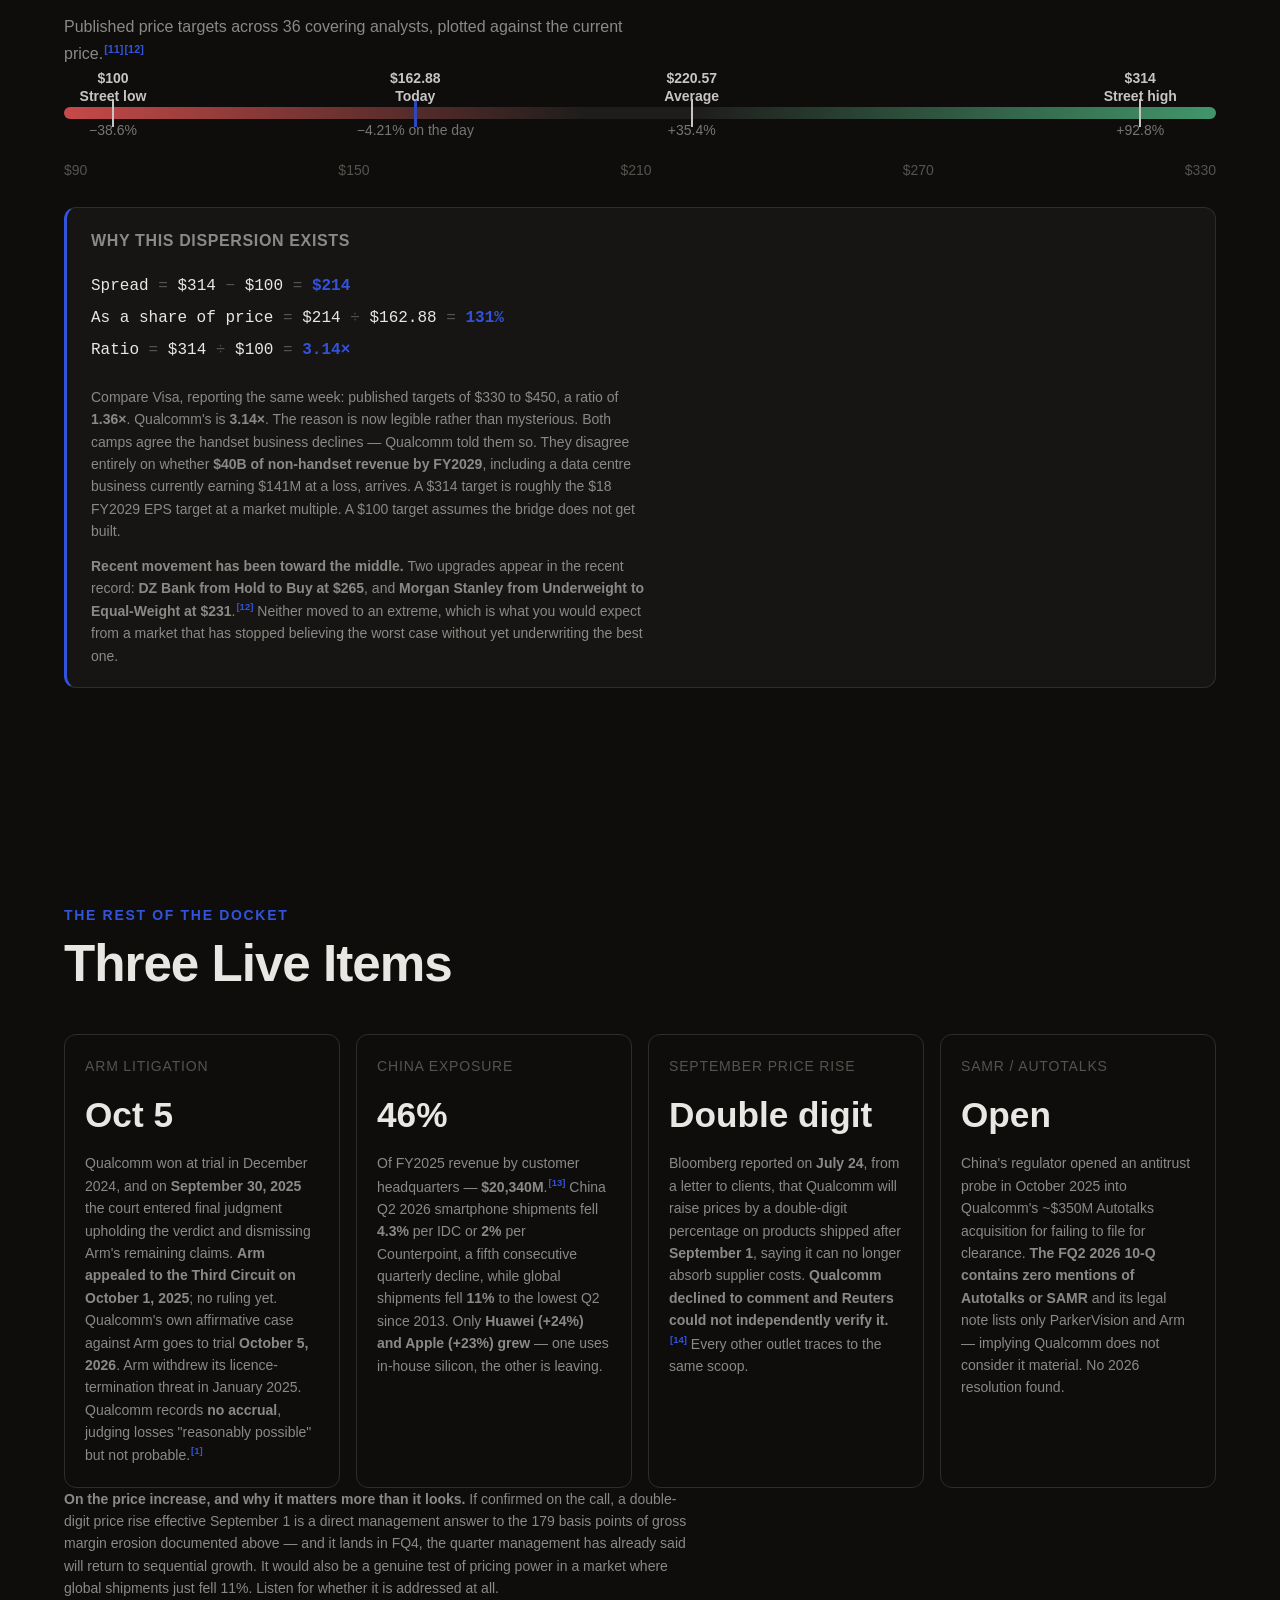
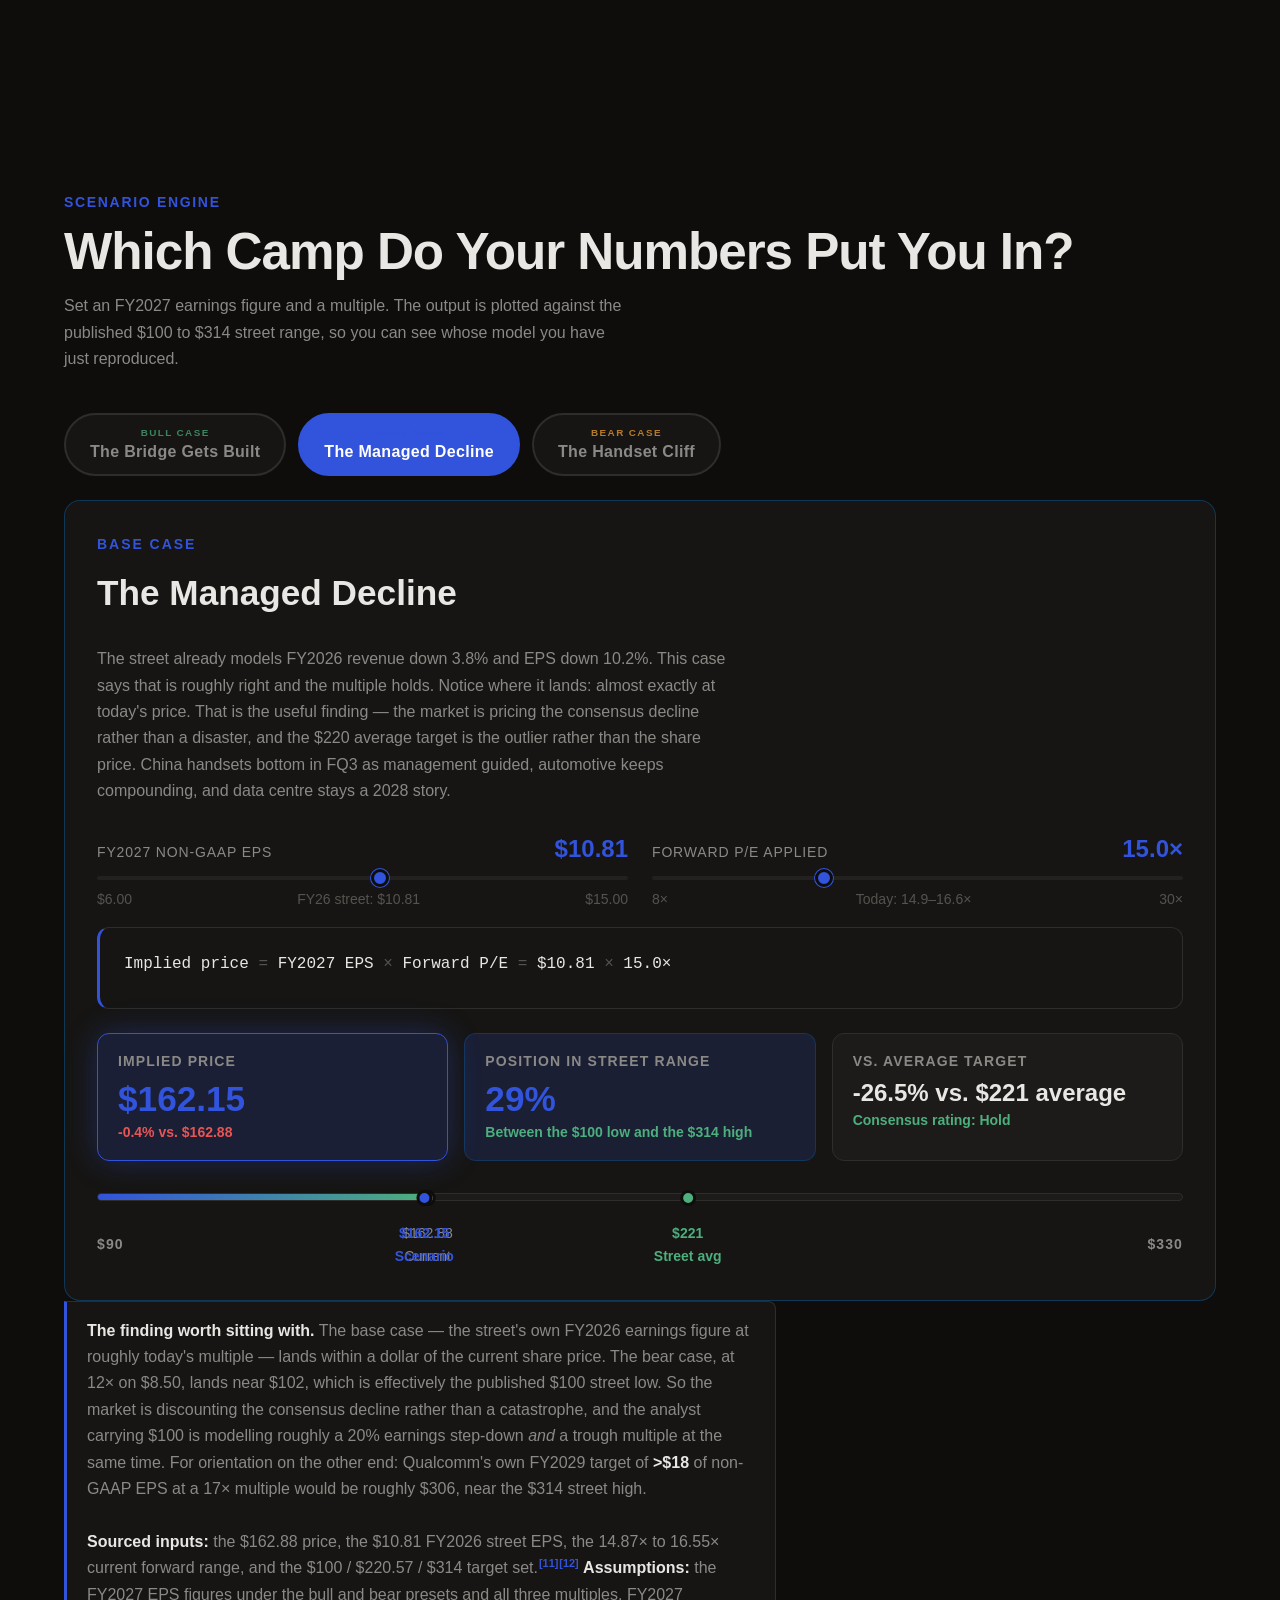
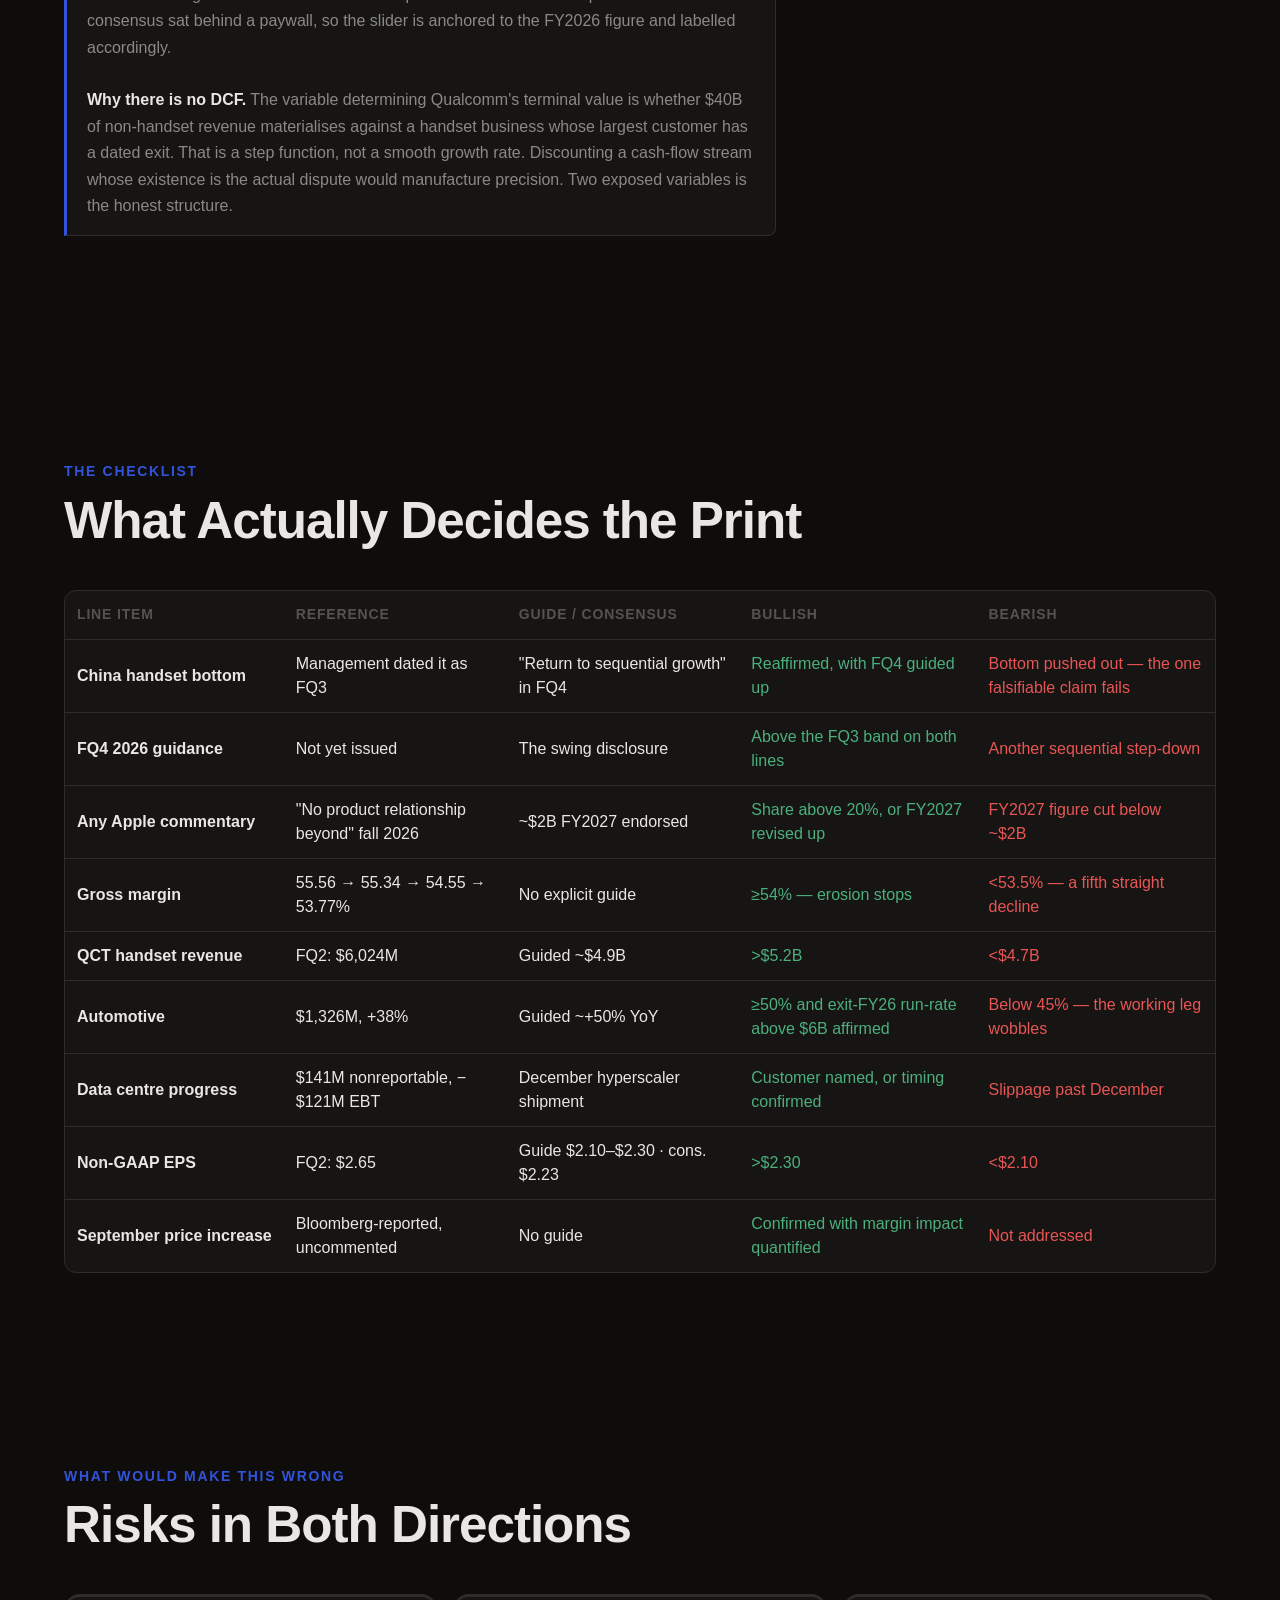
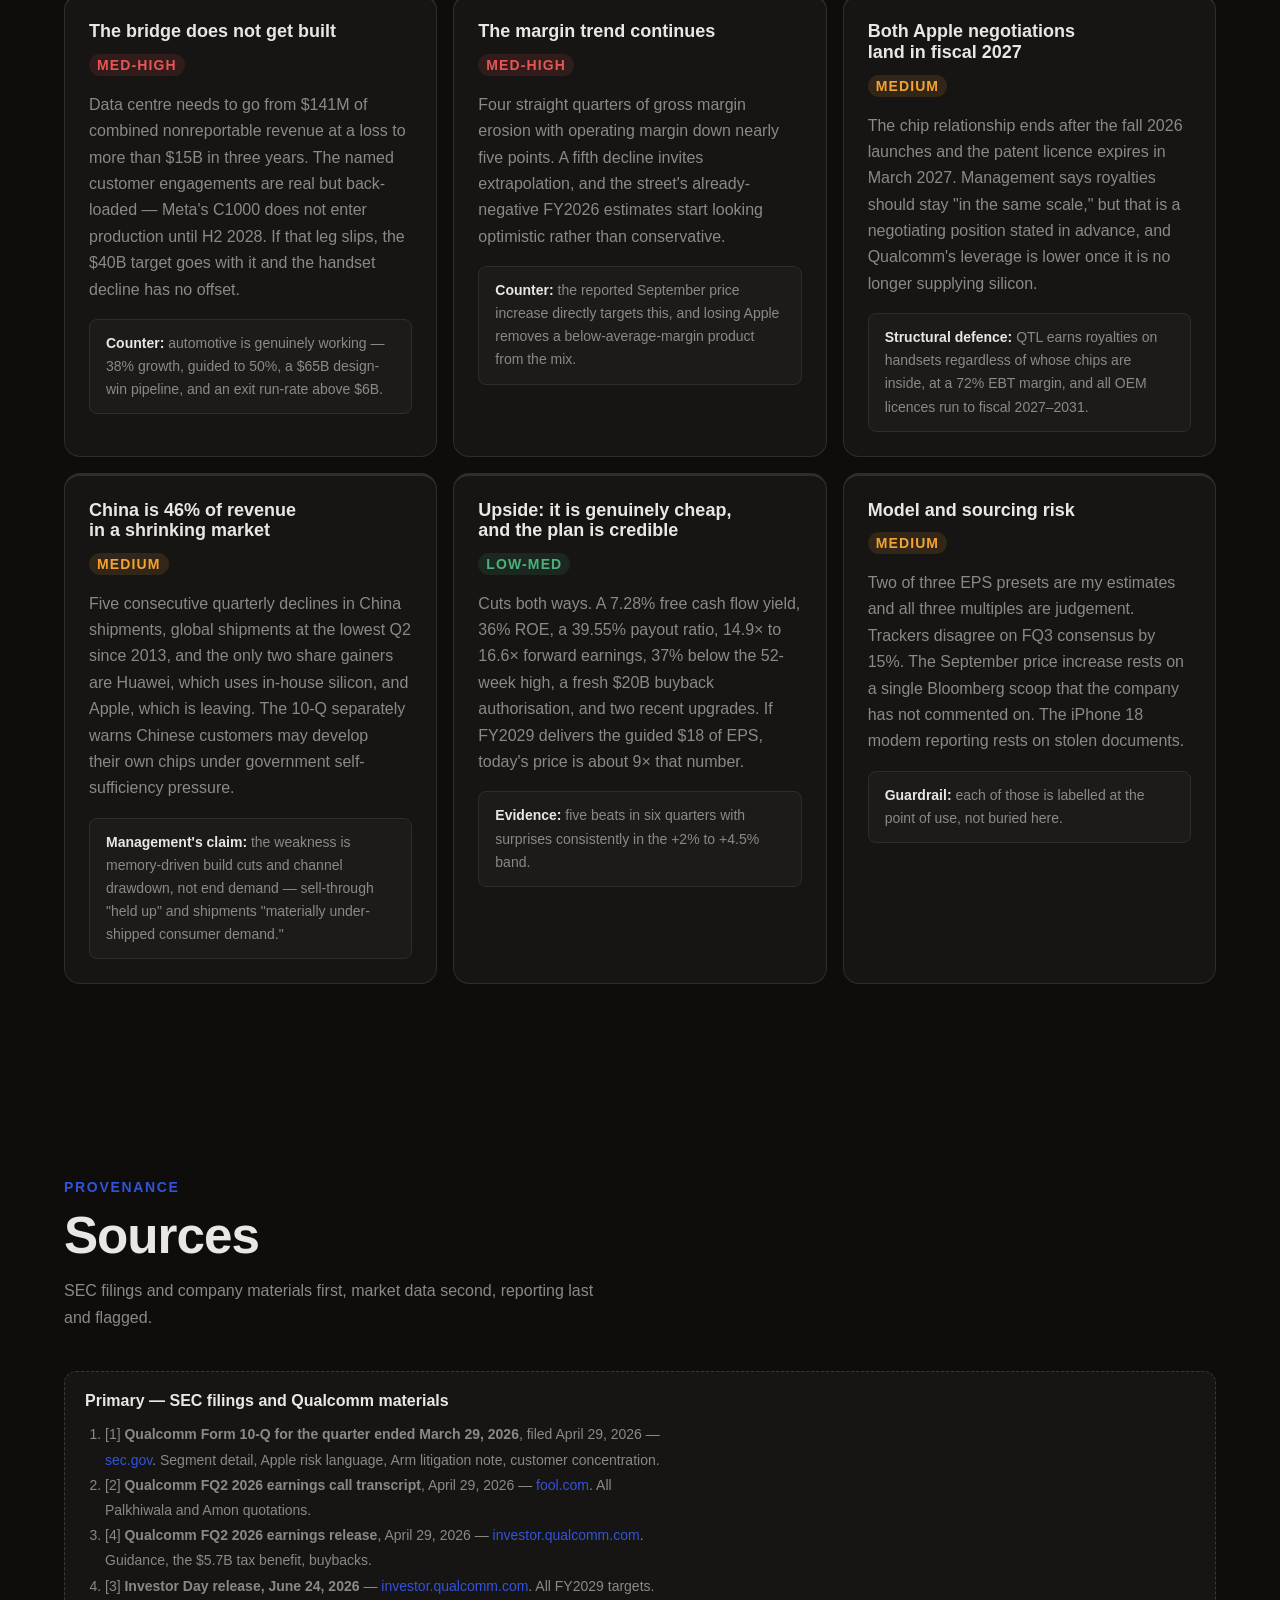
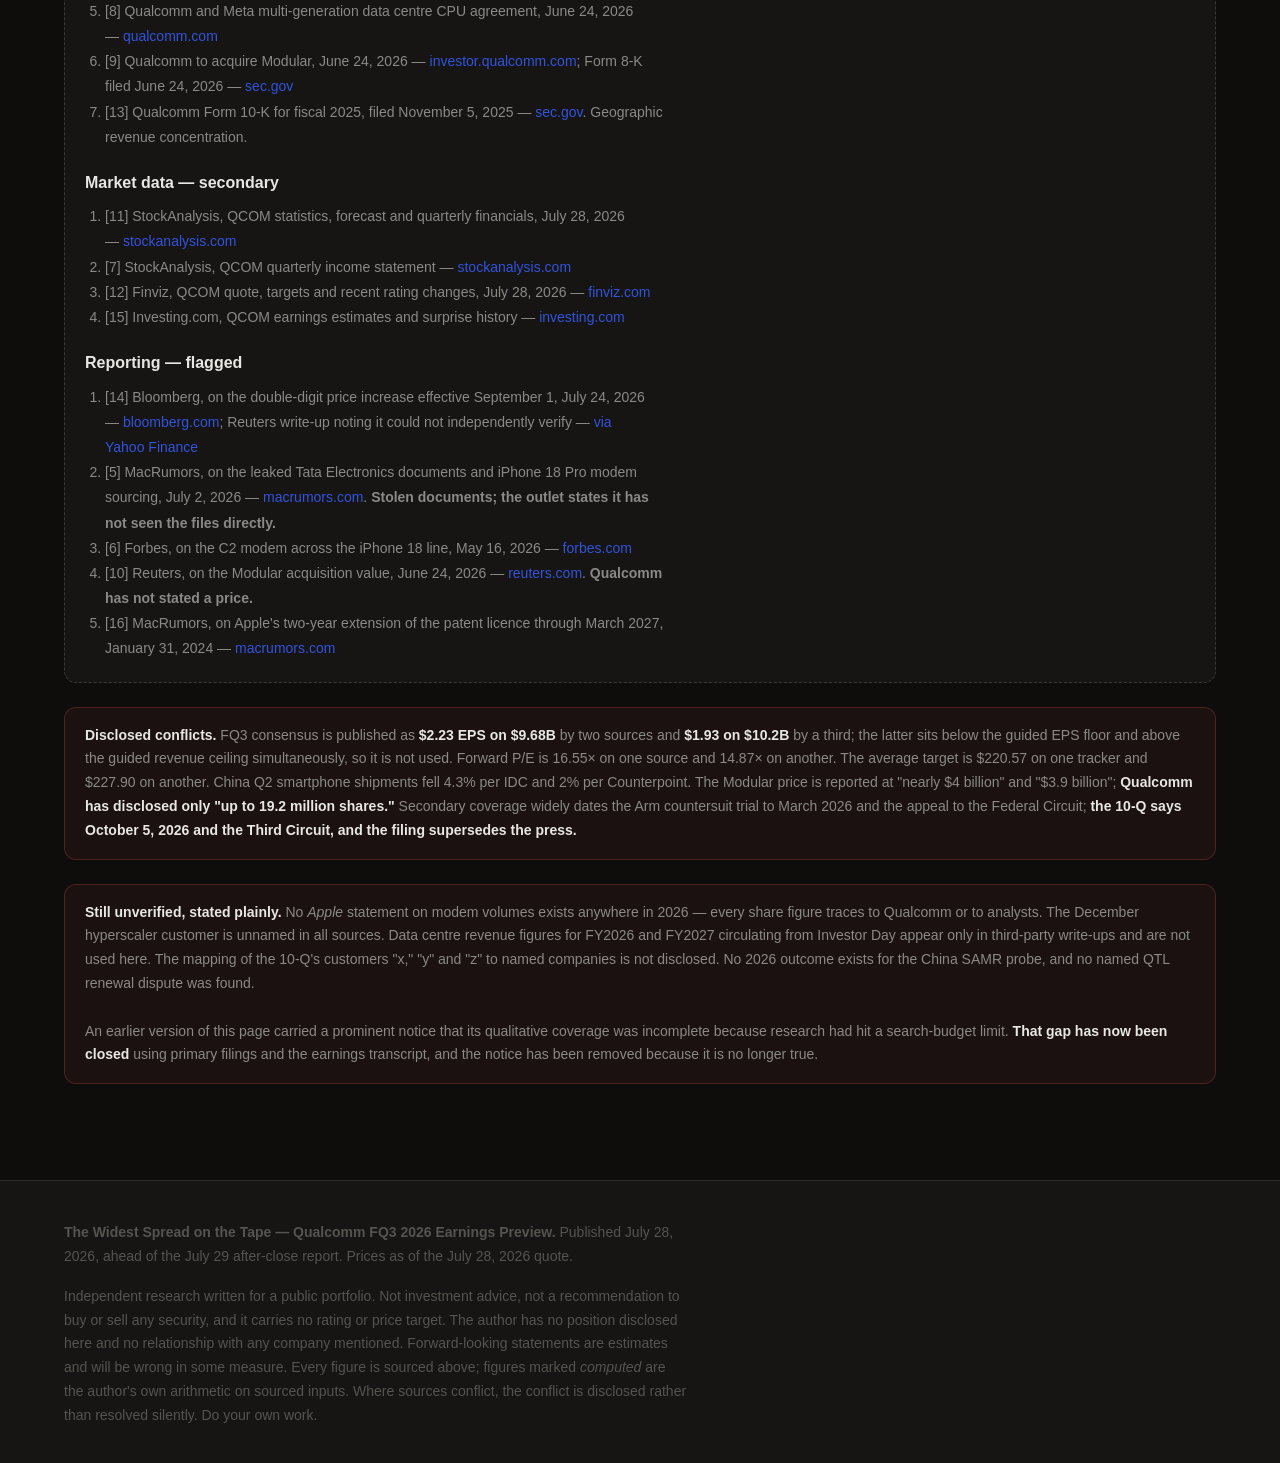
<file: web-app/index.html>
<!DOCTYPE html>
<html lang="en" data-theme="dark">
<head>
  <meta charset="UTF-8" />
  <meta name="viewport" content="width=device-width, initial-scale=1.0" />
  <title>$QCOM — The Widest Spread on the Tape — Qualcomm FQ3 2026 Earnings Preview</title>
  <meta name="description" content="Qualcomm's CFO said it plainly: 20% of the phones launching this fall, and no product relationship beyond that. The street's targets run $100 to $314. That gap is the distance between the bet failing and the bet working. Published July 28, 2026." />

  <link href="https://api.fontshare.com/v2/css?f[]=cabinet-grotesk@400,500,700,800&f[]=satoshi@300,400,500,700&display=swap" rel="stylesheet" />
  <link rel="stylesheet" href="style.css?v=6" />
</head>
<body>

<!-- ═══ NAV ═══ -->
<nav class="nav" id="nav">
  <div class="nav-inner">
    <div class="nav-logo">
      <svg width="28" height="28" viewBox="0 0 28 28" fill="none" aria-label="QCOM preview">
        <rect width="28" height="28" rx="6" fill="#3253DC"/>
        <circle cx="14" cy="13.6" r="6.2" stroke="#fff" stroke-width="2.2"/>
        <path d="M16.4 17.4l3 3.4" stroke="#fff" stroke-width="2.2" stroke-linecap="round"/>
      </svg>
      <span class="nav-brand">$QCOM <span class="nav-badge">PREVIEW</span></span>
    </div>
    <div class="nav-links">
      <a href="#setup">Setup</a>
      <a href="#apple">The Apple Cliff</a>
      <a href="#segments">Segments</a>
      <a href="#bet">The $40B Bet</a>
      <a href="#dispersion">The Spread</a>
      <a href="#scenarios">Model</a>
      <a href="#watch" class="nav-cta">What to Watch →</a>
    </div>
    <button class="theme-toggle" data-theme-toggle aria-label="Toggle theme">
      <svg width="18" height="18" viewBox="0 0 24 24" fill="none" stroke="currentColor" stroke-width="2"><path d="M21 12.79A9 9 0 1 1 11.21 3 7 7 0 0 0 21 12.79z"/></svg>
    </button>
  </div>
</nav>

<!-- ═══ HERO ═══ -->
<section class="hero" id="hero">
  <div class="hero-grid-bg" aria-hidden="true"></div>
  <div class="container">
    <div class="hero-eyebrow">
      <span class="tag tag-red">EARNINGS PREVIEW</span>
      <span class="tag tag-muted">NO RATING</span>
      <span class="tag tag-muted">JULY 28, 2026</span>
    </div>

    <div class="hero-ticker-row">
      <span class="hero-ticker">$QCOM</span><span class="hero-exch">NASDAQ</span>
      <div class="hero-price-pill">
        <span class="hero-price-current">$162.88</span>
        <span class="hero-price-arrow">→</span>
        <span class="hero-price-target">$100–$314</span>
        <span class="hero-price-upside">street range</span>
      </div>
    </div>

    <h1 class="hero-title">The Widest Spread<br/><em>on the Tape</em></h1>
    <p class="hero-subtitle">Thirty-Six Analysts. A $100 Low, a $314 High, and a Consensus Rating of Hold.</p>
    <p class="hero-thesis-line">The dispersion is not confusion. It is a dated, quantified fork. Qualcomm's CFO has told the street exactly when the largest customer relationship ends — <strong>"20% share of the phones that will launch in fall this year and no product relationship beyond that"</strong> — and management has committed to replacing it with <strong>$40B of non-handset revenue by FY2029</strong>. The $214 gap between the bearish and bullish target is simply the distance between that bet failing and that bet working.</p>

    <div class="hero-kpis">
      <div class="kpi-card">
        <div class="kpi-value">20%</div>
        <div class="kpi-label">Guided Apple Share, Fall 2026</div>
        <div class="kpi-delta kpi-delta-bad">"No product relationship beyond that"</div>
      </div>
      <div class="kpi-card">
        <div class="kpi-value">~$2B</div>
        <div class="kpi-label">FY2027 Apple Revenue Qualcomm Endorses</div>
        <div class="kpi-delta kpi-delta-neutral">"A reasonable place to model"</div>
      </div>
      <div class="kpi-card">
        <div class="kpi-value">$40B</div>
        <div class="kpi-label">FY2029 Non-Handset Target</div>
        <div class="kpi-delta kpi-delta-good">Roughly 2× the prior target</div>
      </div>
      <div class="kpi-card">
        <div class="kpi-value">$141M</div>
        <div class="kpi-label">Data Center + QGOV Revenue Today</div>
        <div class="kpi-delta kpi-delta-bad">Against a &gt;$15B FY2029 target</div>
      </div>
      <div class="kpi-card">
        <div class="kpi-value">−15%</div>
        <div class="kpi-label">QCT Handset Revenue, YoY</div>
        <div class="kpi-delta kpi-delta-bad">$6,024M from $6,929M</div>
      </div>
    </div>

    <div class="event-strip">
      <div class="event-item event-item--live">
        <div class="event-day">Wednesday, Jul 29</div>
        <div class="event-name">QCOM FQ3 2026</div>
        <div class="event-time">After market close</div>
      </div>
      <div class="event-item event-item--live">
        <div class="event-day">Wednesday, Jul 29</div>
        <div class="event-name">FOMC Decision</div>
        <div class="event-time">2:00pm ET, before the print</div>
      </div>
      <div class="event-item">
        <div class="event-day">September 1</div>
        <div class="event-name">Price Increase</div>
        <div class="event-time">Double-digit %, per Bloomberg</div>
      </div>
      <div class="event-item">
        <div class="event-day">October 5</div>
        <div class="event-name">Arm Countersuit Trial</div>
        <div class="event-time">Qualcomm's affirmative case</div>
      </div>
    </div>

    <a href="#setup" class="hero-cta">Read the Setup <span aria-hidden="true">↓</span></a>
  </div>
</section>


<!-- ═══ THREE CASES ═══ -->
<section class="section three-cases" id="cases">
  <div class="container">
    <div class="section-header">
      <span class="section-label">The Three Cases</span>
      <h2>Bull, Base, Bear</h2>
      <p class="section-desc">The scenario model in full, up front. Each case is 12-month implied price against $162.88 today. Every input is exposed and adjustable in the <a href="#scenarios">interactive model below</a> — these are the presets, not a forecast.</p>
    </div>
    <div class="case-grid">
      <div class="case-card case-card--bull">
        <div class="case-tier">BULL CASE</div>
        <div class="case-name">The Bridge Gets Built</div>
        <div class="case-value">$216.00</div>
        <div class="case-delta">+32.6%</div>
        <div class="case-formula">FY2027 EPS $12.00 &times; 18&times;</div>
        <p class="case-desc">The $40B FY2029 non-handset plan tracks: automotive holds ~50% growth, the December hyperscaler shipment lands, margin stabilises above 54%.</p>
      </div>
      <div class="case-card case-card--base">
        <div class="case-tier">BASE CASE</div>
        <div class="case-name">The Managed Decline</div>
        <div class="case-value">$162.15</div>
        <div class="case-delta">&minus;0.4%</div>
        <div class="case-formula">FY2027 EPS $10.81 &times; 15&times;</div>
        <p class="case-desc">The street&rsquo;s own FY2026 decline is roughly right and the multiple holds. Note it lands within a dollar of today&rsquo;s price.</p>
      </div>
      <div class="case-card case-card--bear">
        <div class="case-tier">BEAR CASE</div>
        <div class="case-name">The Handset Cliff</div>
        <div class="case-value">$102.00</div>
        <div class="case-delta">&minus;37.4%</div>
        <div class="case-formula">FY2027 EPS $8.50 &times; 12&times;</div>
        <p class="case-desc">Apple goes to zero with nothing replacing it and the multiple compresses to a semis trough. This is essentially the published $100 street low.</p>
      </div>
    </div>

    <div class="beat-call beat-call--yes">
      <div class="beat-call-verdict">YES</div>
      <div class="beat-call-body">
        <h3>Are we expecting a beat? <span>Expect a modest beat, landing at or just above the guided ceiling</span></h3>
        <p>Qualcomm has beaten in five of the last six quarters, with recent non-GAAP EPS surprises of +3.92%, +2.94%, +4.53% and +2.21% — a mean of <strong>3.4%</strong>. Applied to the $2.23 consensus that implies roughly <strong>$2.28 to $2.33</strong> <span class="computed-flag">computed</span>, against a company-guided range of $2.10 to $2.30. A typical beat lands <em>at or just above the top of management&rsquo;s own guide</em>.
 <br/><br/><strong>The FQ4 guide is what moves it.</strong> With the street already modelling FY2026 revenue down 3.8% and EPS down 10.2%, an in-line beat changes nothing. Whether management reaffirms the China handset bottom in FQ3 is the falsifiable claim.</p>
      </div>
    </div>
  </div>
</section>
<!-- ═══ SETUP ═══ -->
<section class="section exec-summary" id="setup">
  <div class="container">
    <div class="section-header">
      <span class="section-label">The Setup</span>
      <h2>Four Things That Are True Going In</h2>
      <p class="section-desc">Company statements are quoted verbatim from the FQ2 2026 earnings call and the Form 10-Q. My arithmetic is marked <span class="computed-flag">computed</span>. Where sources conflict, both appear.</p>
    </div>
    <div class="exec-bullets">

      <div class="exec-bullet">
        <div class="bullet-number">01</div>
        <div class="bullet-content">
          <h3>The Largest Customer Loss Is Dated, Not Speculative</h3>
          <p>Asked directly about Apple on the April 29 call, CFO Akash Palkhiwala answered: <strong>"No change, Tim, to our assumption there. We have said 20% share of the phones that will launch in fall this year and no product relationship beyond that."</strong><a href="#sources" class="cite">[2]</a> On the FY2027 revenue line he added that sell-side models around <strong>"a little over $2 billion"</strong> of QCT product revenue are <strong>"a reasonable place to model the business."</strong><a href="#sources" class="cite">[2]</a> The 10-Q is blunter still: Apple "will increasingly use its own modem products, rather than our products, in its future devices, <strong>which will have a significant negative impact on our QCT revenues, results of operations and cash flows.</strong>"<a href="#sources" class="cite">[1]</a> Most bear cases are forecasts. This one is guidance.</p>
        </div>
      </div>

      <div class="exec-bullet">
        <div class="bullet-number">02</div>
        <div class="bullet-content">
          <h3>The Replacement Plan Is Real, Large, and Barely Started</h3>
          <p>At its June 24 Investor Day, Qualcomm <strong>raised the FY2029 non-handset revenue target to $40B, roughly double the prior target</strong>: automotive <strong>$10B</strong>, IoT <strong>more than $14B</strong>, data center <strong>more than $15B</strong>, with handsets falling to <strong>about one-third of QCT revenue</strong> and non-GAAP EPS above <strong>$18</strong>.<a href="#sources" class="cite">[3]</a> Against those targets: automotive is annualising near <strong>$5.3B</strong> and IoT near <strong>$6.9B</strong> <span class="computed-flag">computed</span> — both need roughly to double in three years. Data centre is the stretch. It currently sits inside "nonreportable segments" at <strong>$141M of revenue and negative $121M of EBT</strong> for the quarter.<a href="#sources" class="cite">[1]</a></p>
        </div>
      </div>

      <div class="exec-bullet">
        <div class="bullet-number">03</div>
        <div class="bullet-content">
          <h3>The Near-Term Weakness Is Memory, and Management Dated the Bottom</h3>
          <p>This is the most actionable line in the release. Qualcomm attributes the China handset softness to memory prices, not end demand: <strong>"QCT handset shipments in China were significantly below end consumer demand due to memory-driven OEM build reductions and channel inventory drawdowns,"</strong> and on the call, <strong>"Sell-through held up, and our chip business materially under-shipped consumer demand."</strong><a href="#sources" class="cite">[2]</a><a href="#sources" class="cite">[4]</a> Management then committed to a turn: <strong>"We now estimate that QCT handset revenues from Chinese customers will reach a bottom in the third quarter and return to sequential growth in the following quarter."</strong><a href="#sources" class="cite">[4]</a> That is a falsifiable claim about the quarter being reported.</p>
        </div>
      </div>

      <div class="exec-bullet">
        <div class="bullet-number">04</div>
        <div class="bullet-content">
          <h3>Last Quarter's Headline EPS Was a Tax Event</h3>
          <p>The March quarter reported <strong>GAAP diluted EPS of $6.88 against non-GAAP of $2.65</strong> — a gap I flagged in an earlier version of this page without being able to explain it. The cause is now clear: a <strong>$5.7B income tax benefit, worth $5.33 per share</strong>, from releasing a valuation allowance following new US Treasury and IRS guidance on the corporate alternative minimum tax. It is excluded from non-GAAP.<a href="#sources" class="cite">[4]</a> Every comparison on this page uses the non-GAAP series, and FQ3 guidance is <strong>GAAP $1.26–$1.46 against non-GAAP $2.10–$2.30</strong> — a reminder that the two will diverge again.</p>
        </div>
      </div>

    </div>
  </div>
</section>

<!-- ═══ APPLE ═══ -->
<section class="section why-not-section" id="apple">
  <div class="container">
    <div class="section-header">
      <span class="section-label">The Central Bear Case</span>
      <h2>The Apple Cliff, in Qualcomm's Own Words</h2>
      <p class="section-desc">Two separate agreements govern this relationship and they expire differently. Conflating them is the most common error in Qualcomm commentary.</p>
    </div>

    <div class="versus-grid">
      <div class="versus-card versus-card-crwd">
        <div class="versus-ticker">THE CHIP BUSINESS</div>
        <div class="versus-name">Modem Supply — Ending</div>
        <div class="versus-metrics">
          <div class="versus-metric"><span class="versus-metric-label">Guided share, fall 2026 launches</span><span class="versus-metric-value versus-bad">20%</span></div>
          <div class="versus-metric"><span class="versus-metric-label">Beyond fall 2026</span><span class="versus-metric-value versus-bad">"No product relationship"</span></div>
          <div class="versus-metric"><span class="versus-metric-label">FY2027 QCT product revenue</span><span class="versus-metric-value versus-neutral">~$2B, company-endorsed</span></div>
          <div class="versus-metric"><span class="versus-metric-label">Prior-cycle share (iPhone 17)</span><span class="versus-metric-value versus-neutral">~80–90% <span class="flag-disputed">estimates</span></span></div>
          <div class="versus-metric"><span class="versus-metric-label">Product type sold to Apple</span><span class="versus-metric-value versus-neutral">Thin modem, no app processor</span></div>
          <div class="versus-metric"><span class="versus-metric-label">Margin profile of that product</span><span class="versus-metric-value versus-good">Below corporate average</span></div>
        </div>
        <div class="versus-verdict versus-verdict-crwd">
          The one genuine consolation is mix. Qualcomm's own 10-Q notes Apple buys "MDM (or thin modem) products, which do not include our integrated application processor technology, and which have <strong>lower revenue and margin contributions</strong> than our combined modem and application processor products."<a href="#sources" class="cite">[1]</a> Losing Apple removes revenue that was already dilutive to blended margin — which is why the earnings impact should be less than proportional to the revenue impact.
        </div>
      </div>

      <div class="versus-divider"><div class="versus-vs">VS</div></div>

      <div class="versus-card versus-card-msft">
        <div class="versus-ticker versus-ticker-msft">THE LICENCE</div>
        <div class="versus-name">Patent Royalties — Separate</div>
        <div class="versus-metrics">
          <div class="versus-metric"><span class="versus-metric-label">Apple global patent licence runs to</span><span class="versus-metric-value versus-neutral">March 2027</span></div>
          <div class="versus-metric"><span class="versus-metric-label">Management on renewal scale</span><span class="versus-metric-value versus-good">"Same scale that it is at"</span></div>
          <div class="versus-metric"><span class="versus-metric-label">Relationship to the chip loss</span><span class="versus-metric-value versus-good">"An independent business"</span></div>
          <div class="versus-metric"><span class="versus-metric-label">QTL revenue, FQ2 2026</span><span class="versus-metric-value versus-good">$1,382M · +5% YoY</span></div>
          <div class="versus-metric"><span class="versus-metric-label">QTL EBT margin</span><span class="versus-metric-value versus-good">72%, up from 70%</span></div>
          <div class="versus-metric"><span class="versus-metric-label">All OEM licences expire</span><span class="versus-metric-value versus-neutral">Fiscal 2027 through 2031</span></div>
        </div>
        <div class="versus-verdict versus-verdict-msft">
          Qualcomm collects royalties on handsets whether or not its chips are inside them. Management: <strong>"Pending the renegotiation, royalty, we do not expect it to change… it should be in the same scale that it is at, and it is an independent business separate from the chip business."</strong><a href="#sources" class="cite">[2]</a> QTL earned a 72% EBT margin last quarter. The catch is timing: Apple's licence expires in <em>fiscal 2027</em>, the same window in which the chip relationship ends, so both negotiations land at once.
        </div>
      </div>
    </div>

    <div class="math-box">
      <div class="math-box-title">One Unresolved Conflict, Flagged Rather Than Smoothed</div>
      <p class="formula-note" style="margin-top:0">Qualcomm guides to <strong>20% of fall-2026 launches with nothing after</strong>. But documents stolen in a cyberattack on Apple manufacturing partner Tata Electronics, reported July 2, suggest the <strong>iPhone 18 Pro will use a Qualcomm modem in US models</strong> and Apple's own C2 internationally, reportedly for mmWave reasons.<a href="#sources" class="cite">[5]</a> <span class="flag-disputed">Stolen documents</span> If accurate, that implies materially more than 20% of <em>units</em> — or it reconciles if "20%" refers to models rather than volume. Separately, other reporting has the entire iPhone 18 line moving to the C2.<a href="#sources" class="cite">[6]</a></p>
      <p class="formula-note">The outlet reporting the leak states it has not seen the files directly. <strong>No Apple statement on any of this exists in 2026</strong> — I looked and found nothing. Treat the company guidance as the base case and the leak as an unresolved upside tail, not as competing facts of equal weight.</p>
    </div>
  </div>
</section>

<!-- ═══ SEGMENTS ═══ -->
<section class="section" id="segments">
  <div class="container">
    <div class="section-header">
      <span class="section-label">The Quarter Just Gone</span>
      <h2>Where the Money Actually Comes From</h2>
      <p class="section-desc">FQ2 2026, quarter ended March 29, 2026, from the Form 10-Q and earnings release.<a href="#sources" class="cite">[1]</a><a href="#sources" class="cite">[4]</a></p>
    </div>

    <div class="track-table-wrap">
      <table class="track-table">
        <thead>
          <tr><th>Segment</th><th>FQ2 2026</th><th>FQ2 2025</th><th>Change</th><th>FQ3 Guide</th><th>Read</th></tr>
        </thead>
        <tbody>
          <tr>
            <td><strong>QCT Handsets</strong></td><td>$6,024M</td><td>$6,929M</td>
            <td class="watch-bear">−$905M · −13%</td><td>~$4,900M</td><td class="watch-bear">Guided down again</td>
          </tr>
          <tr>
            <td><strong>QCT Automotive</strong></td><td>$1,326M</td><td>$959M</td>
            <td class="watch-bull">+$367M · +38%</td><td>~+50% YoY</td><td class="watch-bull">Accelerating</td>
          </tr>
          <tr>
            <td><strong>QCT IoT</strong></td><td>$1,726M</td><td>$1,581M</td>
            <td class="watch-bull">+$145M · +9%</td><td>High single digits</td><td>Steady</td>
          </tr>
          <tr>
            <td>QCT total</td><td>$9,076M</td><td>$9,469M</td>
            <td class="watch-bear">−$393M</td><td>$7.9–8.5B</td><td>EBT margin 25–27%</td>
          </tr>
          <tr>
            <td><strong>QTL licensing</strong></td><td>$1,382M</td><td>$1,319M</td>
            <td class="watch-bull">+$63M · +5%</td><td>$1.15–1.35B</td><td>EBT margin 67–71%</td>
          </tr>
          <tr>
            <td>Nonreportable (Data Center + QGOV)</td><td>$141M</td><td>$48M</td>
            <td class="watch-bull">+$93M</td><td><span class="muted-cell">no guide</span></td><td class="watch-bear">EBT −$121M</td>
          </tr>
          <tr class="comps-row-median">
            <td><strong>Total revenue</strong></td><td><strong>$10,599M</strong></td><td>$10,979M</td>
            <td class="watch-bear">−3%</td><td><strong>$9.2–10.0B</strong></td><td>Non-GAAP EPS $2.10–2.30</td>
          </tr>
        </tbody>
      </table>
    </div>

    <p class="comps-footnote">QCT segment EBT margin fell to <strong>27% from 30%</strong>. The guided FQ3 handset figure of roughly <strong>$4.9B</strong> would be down about <strong>19% sequentially</strong> from $6,024M <span class="computed-flag">computed</span> — the memory-driven trough management has explicitly dated. Note the combined automotive and IoT line grew <strong>20% year over year</strong>, which is the number bulls point to and which is genuinely happening. It is simply not yet large enough to offset handsets.</p>

    <p class="comps-footnote">The four-quarter gross margin trend also remains intact and negative: <strong>55.56% → 55.34% → 54.55% → 53.77%</strong>, a cumulative <strong>179 basis points</strong> <span class="computed-flag">computed</span>, with operating margin down from 26.65% to <strong>21.79%</strong>.<a href="#sources" class="cite">[7]</a> Qualcomm returned <strong>$5.4B</strong> via buyback in the first half and announced a new <strong>$20B</strong> authorisation.<a href="#sources" class="cite">[4]</a></p>
  </div>
</section>

<!-- ═══ THE BET ═══ -->
<section class="section fed-section" id="bet">
  <div class="container">
    <div class="section-header">
      <span class="section-label">What Replaces It</span>
      <h2>The $40 Billion Bet</h2>
      <p class="section-desc">Targets set at the June 24, 2026 Investor Day, against what the business actually earns today.<a href="#sources" class="cite">[3]</a> The gap between these two columns is the entire investment debate.</p>
    </div>

    <div class="fed-grid">
      <div class="fed-card">
        <div class="fed-card-label">Automotive — FY2029 Target</div>
        <div class="fed-card-value">$10B</div>
        <div class="fed-card-note">Raised from the prior target. Annualising near <strong>$5.3B</strong> today, growing 38% and guided to ~50% next quarter. Design-win pipeline expanded to <strong>$65B</strong>. Management expects to exit FY2026 "above $6 billion" run-rate. <strong>This is the leg that is working.</strong></div>
      </div>
      <div class="fed-card">
        <div class="fed-card-label">IoT — FY2029 Target</div>
        <div class="fed-card-value">&gt;$14B</div>
        <div class="fed-card-note">Split into industrial, networking and robotics at <strong>$8B</strong>, plus personal AI and compute at <strong>$6B</strong>. Annualising near <strong>$6.9B</strong> today and growing 9%. Needs to roughly double.</div>
      </div>
      <div class="fed-card">
        <div class="fed-card-label">Data Center — FY2029 Target</div>
        <div class="fed-card-value">&gt;$15B</div>
        <div class="fed-card-note">From <strong>$141M</strong> of combined nonreportable revenue today, at <strong>negative $121M</strong> of EBT. This is the single largest leap in the plan and the least proven.</div>
      </div>
      <div class="fed-card">
        <div class="fed-card-label">FY2029 Non-GAAP EPS</div>
        <div class="fed-card-value">&gt;$18</div>
        <div class="fed-card-note">Against street FY2026 EPS of <strong>$10.81</strong>. Handsets fall to roughly <strong>one-third of QCT revenue</strong>. Hitting $18 would make today's $162.88 price about <strong>9× FY2029 earnings</strong> <span class="computed-flag">computed</span>.</div>
      </div>
    </div>

    <div class="math-box">
      <div class="math-box-title">Data Centre — What Is Contracted vs. What Is Aspiration</div>
      <ul class="var-list" style="grid-template-columns:1fr">
        <li><span class="var-key">Meta, announced June 24, 2026.</span> A "strategic multi-generation agreement" under which the <strong>Dragonfly C1000</strong> data centre CPU "will power Meta's next-generation server fleet," with a Mark Zuckerberg quote in Qualcomm's own release. <strong>No volumes or revenue disclosed</strong>, and the C1000 does not enter production until <strong>the second half of 2028</strong>.<a href="#sources" class="cite">[8]</a></li>
        <li><span class="var-key">An unnamed hyperscaler, shipping December 2026.</span> Amon: "a leading hyperscaler custom silicon engagement is on track for initial shipments later this calendar year," specified on the call as December.<a href="#sources" class="cite">[2]</a><a href="#sources" class="cite">[4]</a> The customer is <strong>not named in any source I could find</strong>, and it is a different, earlier programme than Meta's.</li>
        <li><span class="var-key">HUMAIN, Saudi Arabia.</span> The first announced AI-infrastructure customer, for systems supporting 200MW of capacity.</li>
        <li><span class="var-key">The product roadmap.</span> AI200 accelerators commercially available in <strong>2026</strong>, AI250 in <strong>2027</strong>, the C1000 CPU in production <strong>H2 2028</strong>.</li>
        <li><span class="var-key">The acquisitions behind it.</span> <strong>Alphawave</strong> closed, contributing $2,274M of net assets with $2,215M of goodwill allocated specifically to the Data Center segment.<a href="#sources" class="cite">[1]</a> And in June, <strong>Modular</strong> — up to 19.2 million shares, reported at roughly <strong>$3.9B to $4B</strong> though <strong>Qualcomm has never stated a price</strong> — an explicit move at Nvidia's CUDA software moat via the Mojo language and MAX inference engine.<a href="#sources" class="cite">[9]</a><a href="#sources" class="cite">[10]</a></li>
      </ul>
      <p class="formula-note"><strong>A number I am not using.</strong> Third-party Investor Day write-ups put data centre revenue at roughly $0.3B in FY2026 and $5B in FY2027, with two hyperscalers contributing over $1B each. Those figures appear only in secondary renderings of the slides and <strong>could not be found in any Qualcomm-issued document</strong>. Only the "&gt;$15B by FY2029" figure is company-sourced, so only it appears above.</p>
    </div>
  </div>
</section>

<!-- ═══ DISPERSION ═══ -->
<section class="section" id="dispersion">
  <div class="container">
    <div class="section-header">
      <span class="section-label">The Disagreement</span>
      <h2>$214 of Daylight</h2>
      <p class="section-desc">Published price targets across 36 covering analysts, plotted against the current price.<a href="#sources" class="cite">[11]</a><a href="#sources" class="cite">[12]</a></p>
    </div>

    <div class="disp-wrap">
      <div class="disp-track">
        <div class="disp-marker" data-value="100">
          <span class="disp-tag">$100<br/>Street low</span>
          <span class="disp-tag disp-tag--below">−38.6%</span>
        </div>
        <div class="disp-marker disp-marker--accent" data-value="162.88">
          <span class="disp-tag">$162.88<br/>Today</span>
          <span class="disp-tag disp-tag--below">−4.21% on the day</span>
        </div>
        <div class="disp-marker" data-value="220.57">
          <span class="disp-tag">$220.57<br/>Average</span>
          <span class="disp-tag disp-tag--below">+35.4%</span>
        </div>
        <div class="disp-marker" data-value="314">
          <span class="disp-tag">$314<br/>Street high</span>
          <span class="disp-tag disp-tag--below">+92.8%</span>
        </div>
      </div>
      <div class="disp-scale"><span>$90</span><span>$150</span><span>$210</span><span>$270</span><span>$330</span></div>
    </div>

    <div class="math-box">
      <div class="math-box-title">Why This Dispersion Exists</div>
      <div class="formula">
        Spread <span class="formula-op">=</span> $314 <span class="formula-op">−</span> $100 <span class="formula-op">=</span> <span class="formula-result">$214</span><br/>
        As a share of price <span class="formula-op">=</span> $214 <span class="formula-op">÷</span> $162.88 <span class="formula-op">=</span> <span class="formula-result">131%</span><br/>
        Ratio <span class="formula-op">=</span> $314 <span class="formula-op">÷</span> $100 <span class="formula-op">=</span> <span class="formula-result">3.14×</span>
      </div>
      <p class="formula-note">Compare Visa, reporting the same week: published targets of $330 to $450, a ratio of <strong>1.36×</strong>. Qualcomm's is <strong>3.14×</strong>. The reason is now legible rather than mysterious. Both camps agree the handset business declines — Qualcomm told them so. They disagree entirely on whether <strong>$40B of non-handset revenue by FY2029</strong>, including a data centre business currently earning $141M at a loss, arrives. A $314 target is roughly the $18 FY2029 EPS target at a market multiple. A $100 target assumes the bridge does not get built.</p>
      <p class="formula-note"><strong>Recent movement has been toward the middle.</strong> Two upgrades appear in the recent record: <strong>DZ Bank from Hold to Buy at $265</strong>, and <strong>Morgan Stanley from Underweight to Equal-Weight at $231</strong>.<a href="#sources" class="cite">[12]</a> Neither moved to an extreme, which is what you would expect from a market that has stopped believing the worst case without yet underwriting the best one.</p>
    </div>
  </div>
</section>

<!-- ═══ RISK ITEMS ═══ -->
<section class="section" id="other">
  <div class="container">
    <div class="section-header">
      <span class="section-label">The Rest of the Docket</span>
      <h2>Three Live Items</h2>
    </div>

    <div class="fed-grid">
      <div class="fed-card">
        <div class="fed-card-label">Arm Litigation</div>
        <div class="fed-card-value">Oct 5</div>
        <div class="fed-card-note">Qualcomm won at trial in December 2024, and on <strong>September 30, 2025</strong> the court entered final judgment upholding the verdict and dismissing Arm's remaining claims. <strong>Arm appealed to the Third Circuit on October 1, 2025</strong>; no ruling yet. Qualcomm's own affirmative case against Arm goes to trial <strong>October 5, 2026</strong>. Arm withdrew its licence-termination threat in January 2025. Qualcomm records <strong>no accrual</strong>, judging losses "reasonably possible" but not probable.<a href="#sources" class="cite">[1]</a></div>
      </div>
      <div class="fed-card">
        <div class="fed-card-label">China Exposure</div>
        <div class="fed-card-value">46%</div>
        <div class="fed-card-note">Of FY2025 revenue by customer headquarters — <strong>$20,340M</strong>.<a href="#sources" class="cite">[13]</a> China Q2 2026 smartphone shipments fell <strong>4.3%</strong> per IDC or <strong>2%</strong> per Counterpoint, a fifth consecutive quarterly decline, while global shipments fell <strong>11%</strong> to the lowest Q2 since 2013. Only <strong>Huawei (+24%) and Apple (+23%) grew</strong> — one uses in-house silicon, the other is leaving.</div>
      </div>
      <div class="fed-card">
        <div class="fed-card-label">September Price Rise</div>
        <div class="fed-card-value">Double digit</div>
        <div class="fed-card-note">Bloomberg reported on <strong>July 24</strong>, from a letter to clients, that Qualcomm will raise prices by a double-digit percentage on products shipped after <strong>September 1</strong>, saying it can no longer absorb supplier costs. <strong>Qualcomm declined to comment and Reuters could not independently verify it.</strong><a href="#sources" class="cite">[14]</a> Every other outlet traces to the same scoop.</div>
      </div>
      <div class="fed-card">
        <div class="fed-card-label">SAMR / Autotalks</div>
        <div class="fed-card-value">Open</div>
        <div class="fed-card-note">China's regulator opened an antitrust probe in October 2025 into Qualcomm's ~$350M Autotalks acquisition for failing to file for clearance. <strong>The FQ2 2026 10-Q contains zero mentions of Autotalks or SAMR</strong> and its legal note lists only ParkerVision and Arm — implying Qualcomm does not consider it material. No 2026 resolution found.</div>
      </div>
    </div>

    <p class="comps-footnote"><strong>On the price increase, and why it matters more than it looks.</strong> If confirmed on the call, a double-digit price rise effective September 1 is a direct management answer to the 179 basis points of gross margin erosion documented above — and it lands in FQ4, the quarter management has already said will return to sequential growth. It would also be a genuine test of pricing power in a market where global shipments just fell 11%. Listen for whether it is addressed at all.</p>
  </div>
</section>

<!-- ═══ SCENARIOS ═══ -->
<section class="section dcf-section" id="scenarios">
  <div class="container">
    <div class="section-header">
      <span class="section-label">Scenario Engine</span>
      <h2>Which Camp Do Your Numbers Put You In?</h2>
      <p class="section-desc">Set an FY2027 earnings figure and a multiple. The output is plotted against the published $100 to $314 street range, so you can see whose model you have just reproduced.</p>
    </div>

    <div class="scenario-toggles" role="tablist">
      <button class="scenario-btn scenario-btn--bull" data-scenario="diversify" role="tab" aria-selected="false"><span class="sc-tier">BULL CASE</span><span class="sc-label">The Bridge Gets Built</span></button>
      <button class="scenario-btn scenario-btn--base active" data-scenario="managed" role="tab" aria-selected="true"><span class="sc-tier">BASE CASE</span><span class="sc-label">The Managed Decline</span></button>
      <button class="scenario-btn scenario-btn--bear" data-scenario="cliff" role="tab" aria-selected="false"><span class="sc-tier">BEAR CASE</span><span class="sc-label">The Handset Cliff</span></button>
    </div>

    <div class="scenario-panel scenario-base" id="scenario-panel">
      <div class="scenario-headline">
        <span class="scenario-name" id="sc-name">The Managed Decline</span>
      </div>
      <p class="scenario-desc-text" id="sc-desc"></p>

      <div class="slider-grid">
        <div class="slider-block">
          <div class="slider-head">
            <span class="slider-label">FY2027 Non-GAAP EPS</span>
            <span class="slider-readout" id="sc-eps-readout">$10.81</span>
          </div>
          <input type="range" class="slider-range" id="slider-eps" min="600" max="1500" step="5" value="1081"
                 aria-label="FY2027 non-GAAP EPS in cents" />
          <div class="slider-bounds"><span>$6.00</span><span>FY26 street: $10.81</span><span>$15.00</span></div>
        </div>
        <div class="slider-block">
          <div class="slider-head">
            <span class="slider-label">Forward P/E Applied</span>
            <span class="slider-readout" id="sc-pe-readout">15.0×</span>
          </div>
          <input type="range" class="slider-range" id="slider-pe" min="80" max="300" step="5" value="150"
                 aria-label="Forward price to earnings multiple, tenths" />
          <div class="slider-bounds"><span>8×</span><span>Today: 14.9–16.6×</span><span>30×</span></div>
        </div>
      </div>

      <div class="math-box" style="margin-top:var(--space-4)">
        <div class="formula">
          Implied price <span class="formula-op">=</span> FY2027 EPS <span class="formula-op">×</span> Forward P/E <span class="formula-op">=</span>
          <span id="f-eps">$10.81</span> <span class="formula-op">×</span> <span id="f-pe">15.0×</span>
        </div>
      </div>

      <div class="dcf-metrics">
        <div class="dcf-metric dcf-metric--primary">
          <div class="dcf-metric-label">Implied Price</div>
          <div class="dcf-metric-value" id="sc-implied">$162.15</div>
          <div class="dcf-metric-sub" id="sc-upside">−0.4% vs. $162.88</div>
        </div>
        <div class="dcf-metric dcf-metric--highlight">
          <div class="dcf-metric-label">Position in Street Range</div>
          <div class="dcf-metric-value" id="sc-percentile">29%</div>
          <div class="dcf-metric-sub" id="sc-percentile-note">Between the $100 low and the $314 high</div>
        </div>
        <div class="dcf-metric">
          <div class="dcf-metric-label">vs. Average Target</div>
          <div class="dcf-metric-value" id="sc-vs-avg">—</div>
          <div class="dcf-metric-sub">Consensus rating: Hold</div>
        </div>
      </div>

      <div class="price-bar-wrap">
        <div class="price-bar-track">
          <div class="price-bar-fill" id="price-bar-fill"></div>
          <div class="price-bar-marker" id="price-bar-current"><span class="price-bar-tag">$162.88<br/>Current</span></div>
          <div class="price-bar-marker price-bar-marker--target" id="price-bar-target"><span class="price-bar-tag"></span></div>
          <div class="price-bar-marker price-bar-marker--intrinsic" id="price-bar-intrinsic"><span class="price-bar-tag"></span></div>
        </div>
        <div class="price-bar-endpoints">
          <span class="price-bar-label">$90</span>
          <span class="price-bar-label">$330</span>
        </div>
      </div>
    </div>

    <div class="dcf-methodology">
      <strong>The finding worth sitting with.</strong> The base case — the street's own FY2026 earnings figure at roughly today's multiple — lands within a dollar of the current share price. The bear case, at 12× on $8.50, lands near $102, which is effectively the published $100 street low. So the market is discounting the consensus decline rather than a catastrophe, and the analyst carrying $100 is modelling roughly a 20% earnings step-down <em>and</em> a trough multiple at the same time. For orientation on the other end: Qualcomm's own FY2029 target of <strong>&gt;$18</strong> of non-GAAP EPS at a 17× multiple would be roughly $306, near the $314 street high.
      <br/><br/>
      <strong>Sourced inputs:</strong> the $162.88 price, the $10.81 FY2026 street EPS, the 14.87× to 16.55× current forward range, and the $100 / $220.57 / $314 target set.<a href="#sources" class="cite">[11]</a><a href="#sources" class="cite">[12]</a> <strong>Assumptions:</strong> the FY2027 EPS figures under the bull and bear presets and all three multiples. FY2027 consensus sat behind a paywall, so the slider is anchored to the FY2026 figure and labelled accordingly.
      <br/><br/>
      <strong>Why there is no DCF.</strong> The variable determining Qualcomm's terminal value is whether $40B of non-handset revenue materialises against a handset business whose largest customer has a dated exit. That is a step function, not a smooth growth rate. Discounting a cash-flow stream whose existence is the actual dispute would manufacture precision. Two exposed variables is the honest structure.
    </div>
  </div>
</section>

<!-- ═══ WATCH ═══ -->
<section class="section" id="watch">
  <div class="container">
    <div class="section-header">
      <span class="section-label">The Checklist</span>
      <h2>What Actually Decides the Print</h2>
    </div>

    <div class="watch-table-wrap">
      <table class="watch-table">
        <thead>
          <tr><th>Line Item</th><th>Reference</th><th>Guide / Consensus</th><th>Bullish</th><th>Bearish</th></tr>
        </thead>
        <tbody>
          <tr>
            <td class="watch-metric">China handset bottom</td>
            <td>Management dated it as FQ3</td><td>"Return to sequential growth" in FQ4</td>
            <td class="watch-bull">Reaffirmed, with FQ4 guided up</td>
            <td class="watch-bear">Bottom pushed out — the one falsifiable claim fails</td>
          </tr>
          <tr>
            <td class="watch-metric">FQ4 2026 guidance</td>
            <td>Not yet issued</td><td>The swing disclosure</td>
            <td class="watch-bull">Above the FQ3 band on both lines</td>
            <td class="watch-bear">Another sequential step-down</td>
          </tr>
          <tr>
            <td class="watch-metric">Any Apple commentary</td>
            <td>"No product relationship beyond" fall 2026</td><td>~$2B FY2027 endorsed</td>
            <td class="watch-bull">Share above 20%, or FY2027 revised up</td>
            <td class="watch-bear">FY2027 figure cut below ~$2B</td>
          </tr>
          <tr>
            <td class="watch-metric">Gross margin</td>
            <td>55.56 → 55.34 → 54.55 → 53.77%</td><td>No explicit guide</td>
            <td class="watch-bull">≥54% — erosion stops</td>
            <td class="watch-bear">&lt;53.5% — a fifth straight decline</td>
          </tr>
          <tr>
            <td class="watch-metric">QCT handset revenue</td>
            <td>FQ2: $6,024M</td><td>Guided ~$4.9B</td>
            <td class="watch-bull">&gt;$5.2B</td><td class="watch-bear">&lt;$4.7B</td>
          </tr>
          <tr>
            <td class="watch-metric">Automotive</td>
            <td>$1,326M, +38%</td><td>Guided ~+50% YoY</td>
            <td class="watch-bull">≥50% and exit-FY26 run-rate above $6B affirmed</td>
            <td class="watch-bear">Below 45% — the working leg wobbles</td>
          </tr>
          <tr>
            <td class="watch-metric">Data centre progress</td>
            <td>$141M nonreportable, −$121M EBT</td><td>December hyperscaler shipment</td>
            <td class="watch-bull">Customer named, or timing confirmed</td>
            <td class="watch-bear">Slippage past December</td>
          </tr>
          <tr>
            <td class="watch-metric">Non-GAAP EPS</td>
            <td>FQ2: $2.65</td><td>Guide $2.10–$2.30 · cons. $2.23</td>
            <td class="watch-bull">&gt;$2.30</td><td class="watch-bear">&lt;$2.10</td>
          </tr>
          <tr>
            <td class="watch-metric">September price increase</td>
            <td>Bloomberg-reported, uncommented</td><td>No guide</td>
            <td class="watch-bull">Confirmed with margin impact quantified</td>
            <td class="watch-bear">Not addressed</td>
          </tr>
        </tbody>
      </table>
    </div>
  </div>
</section>

<!-- ═══ RISKS ═══ -->
<section class="section risk-section" id="risks">
  <div class="container">
    <div class="section-header">
      <span class="section-label">What Would Make This Wrong</span>
      <h2>Risks in Both Directions</h2>
    </div>

    <div class="risk-grid">
      <div class="risk-card">
        <div class="risk-header"><h3>The bridge does not get built</h3><span class="risk-severity risk-severity-mh">Med-High</span></div>
        <p>Data centre needs to go from $141M of combined nonreportable revenue at a loss to more than $15B in three years. The named customer engagements are real but back-loaded — Meta's C1000 does not enter production until H2 2028. If that leg slips, the $40B target goes with it and the handset decline has no offset.</p>
        <div class="risk-mitigant"><strong>Counter:</strong> automotive is genuinely working — 38% growth, guided to 50%, a $65B design-win pipeline, and an exit run-rate above $6B.</div>
      </div>
      <div class="risk-card">
        <div class="risk-header"><h3>The margin trend continues</h3><span class="risk-severity risk-severity-mh">Med-High</span></div>
        <p>Four straight quarters of gross margin erosion with operating margin down nearly five points. A fifth decline invites extrapolation, and the street's already-negative FY2026 estimates start looking optimistic rather than conservative.</p>
        <div class="risk-mitigant"><strong>Counter:</strong> the reported September price increase directly targets this, and losing Apple removes a below-average-margin product from the mix.</div>
      </div>
      <div class="risk-card">
        <div class="risk-header"><h3>Both Apple negotiations land in fiscal 2027</h3><span class="risk-severity risk-severity-m">Medium</span></div>
        <p>The chip relationship ends after the fall 2026 launches and the patent licence expires in March 2027. Management says royalties should stay "in the same scale," but that is a negotiating position stated in advance, and Qualcomm's leverage is lower once it is no longer supplying silicon.</p>
        <div class="risk-mitigant"><strong>Structural defence:</strong> QTL earns royalties on handsets regardless of whose chips are inside, at a 72% EBT margin, and all OEM licences run to fiscal 2027–2031.</div>
      </div>
      <div class="risk-card">
        <div class="risk-header"><h3>China is 46% of revenue in a shrinking market</h3><span class="risk-severity risk-severity-m">Medium</span></div>
        <p>Five consecutive quarterly declines in China shipments, global shipments at the lowest Q2 since 2013, and the only two share gainers are Huawei, which uses in-house silicon, and Apple, which is leaving. The 10-Q separately warns Chinese customers may develop their own chips under government self-sufficiency pressure.</p>
        <div class="risk-mitigant"><strong>Management's claim:</strong> the weakness is memory-driven build cuts and channel drawdown, not end demand — sell-through "held up" and shipments "materially under-shipped consumer demand."</div>
      </div>
      <div class="risk-card">
        <div class="risk-header"><h3>Upside: it is genuinely cheap, and the plan is credible</h3><span class="risk-severity risk-severity-lm">Low-Med</span></div>
        <p>Cuts both ways. A 7.28% free cash flow yield, 36% ROE, a 39.55% payout ratio, 14.9× to 16.6× forward earnings, 37% below the 52-week high, a fresh $20B buyback authorisation, and two recent upgrades. If FY2029 delivers the guided $18 of EPS, today's price is about 9× that number.</p>
        <div class="risk-mitigant"><strong>Evidence:</strong> five beats in six quarters with surprises consistently in the +2% to +4.5% band.</div>
      </div>
      <div class="risk-card">
        <div class="risk-header"><h3>Model and sourcing risk</h3><span class="risk-severity risk-severity-m">Medium</span></div>
        <p>Two of three EPS presets are my estimates and all three multiples are judgement. Trackers disagree on FQ3 consensus by 15%. The September price increase rests on a single Bloomberg scoop that the company has not commented on. The iPhone 18 modem reporting rests on stolen documents.</p>
        <div class="risk-mitigant"><strong>Guardrail:</strong> each of those is labelled at the point of use, not buried here.</div>
      </div>
    </div>
  </div>
</section>

<!-- ═══ SOURCES ═══ -->
<section class="section" id="sources">
  <div class="container">
    <div class="section-header">
      <span class="section-label">Provenance</span>
      <h2>Sources</h2>
      <p class="section-desc">SEC filings and company materials first, market data second, reporting last and flagged.</p>
    </div>

    <div class="provenance">
      <h4>Primary — SEC filings and Qualcomm materials</h4>
      <ol>
        <li>[1] <strong>Qualcomm Form 10-Q for the quarter ended March 29, 2026</strong>, filed April 29, 2026 — <a href="https://www.sec.gov/Archives/edgar/data/804328/000080432826000061/qcom-20260329.htm">sec.gov</a>. Segment detail, Apple risk language, Arm litigation note, customer concentration.</li>
        <li>[2] <strong>Qualcomm FQ2 2026 earnings call transcript</strong>, April 29, 2026 — <a href="https://www.fool.com/earnings/call-transcripts/2026/04/29/qualcomm-qcom-q2-2026-earnings-transcript/">fool.com</a>. All Palkhiwala and Amon quotations.</li>
        <li>[4] <strong>Qualcomm FQ2 2026 earnings release</strong>, April 29, 2026 — <a href="https://s204.q4cdn.com/645488518/files/doc_financials/2026/q2/FY2026-2nd-Quarter-Earnings-Release.pdf">investor.qualcomm.com</a>. Guidance, the $5.7B tax benefit, buybacks.</li>
        <li>[3] <strong>Investor Day release, June 24, 2026</strong> — <a href="https://investor.qualcomm.com/news-events/press-releases/news-details/2026/Qualcomm-Accelerates-Diversification-with-Comprehensive-Strategy-for-Data-Center-and-Sees-Multiple-Inflection-Points-Over-the-Next-3-to-5-Years/default.aspx">investor.qualcomm.com</a>. All FY2029 targets.</li>
        <li>[8] Qualcomm and Meta multi-generation data centre CPU agreement, June 24, 2026 — <a href="https://www.qualcomm.com/news/releases/2026/06/qualcomm-and-meta-announce-strategic-multi-generation-agreement-">qualcomm.com</a></li>
        <li>[9] Qualcomm to acquire Modular, June 24, 2026 — <a href="https://investor.qualcomm.com/news-events/press-releases/news-details/2026/Qualcomm-to-Acquire-Modular/default.aspx">investor.qualcomm.com</a>; Form 8-K filed June 24, 2026 — <a href="https://www.sec.gov/Archives/edgar/data/804328/000110465926077071/tm2618522d1_8k.htm">sec.gov</a></li>
        <li>[13] Qualcomm Form 10-K for fiscal 2025, filed November 5, 2025 — <a href="https://www.sec.gov/Archives/edgar/data/804328/000080432825000085/qcom-20250928.htm">sec.gov</a>. Geographic revenue concentration.</li>
      </ol>

      <h4 style="margin-top:var(--space-6)">Market data — secondary</h4>
      <ol>
        <li>[11] StockAnalysis, QCOM statistics, forecast and quarterly financials, July 28, 2026 — <a href="https://stockanalysis.com/stocks/qcom/statistics/">stockanalysis.com</a></li>
        <li>[7] StockAnalysis, QCOM quarterly income statement — <a href="https://stockanalysis.com/stocks/qcom/financials/?p=quarterly">stockanalysis.com</a></li>
        <li>[12] Finviz, QCOM quote, targets and recent rating changes, July 28, 2026 — <a href="https://finviz.com/quote.ashx?t=QCOM">finviz.com</a></li>
        <li>[15] Investing.com, QCOM earnings estimates and surprise history — <a href="https://www.investing.com/equities/qualcomm-inc-earnings">investing.com</a></li>
      </ol>

      <h4 style="margin-top:var(--space-6)">Reporting — flagged</h4>
      <ol>
        <li>[14] Bloomberg, on the double-digit price increase effective September 1, July 24, 2026 — <a href="https://www.bloomberg.com/news/articles/2026-07-24/qualcomm-tells-customers-that-prices-are-going-up-by-double-digits">bloomberg.com</a>; Reuters write-up noting it could not independently verify — <a href="https://finance.yahoo.com/markets/stocks/articles/qualcomm-tells-customers-double-digit-173344854.html">via Yahoo Finance</a></li>
        <li>[5] MacRumors, on the leaked Tata Electronics documents and iPhone 18 Pro modem sourcing, July 2, 2026 — <a href="https://www.macrumors.com/2026/07/02/iphone-18-pro-could-use-qualcomm-modem-in-the-us/">macrumors.com</a>. <strong>Stolen documents; the outlet states it has not seen the files directly.</strong></li>
        <li>[6] Forbes, on the C2 modem across the iPhone 18 line, May 16, 2026 — <a href="https://www.forbes.com/sites/davidphelan/2026/05/16/iphone-18-apple-will-change-key-phone-hardware-after-15-years/">forbes.com</a></li>
        <li>[10] Reuters, on the Modular acquisition value, June 24, 2026 — <a href="https://www.reuters.com/business/qualcomm-buy-ai-startup-modular-2026-06-24/">reuters.com</a>. <strong>Qualcomm has not stated a price.</strong></li>
        <li>[16] MacRumors, on Apple's two-year extension of the patent licence through March 2027, January 31, 2024 — <a href="https://www.macrumors.com/2024/01/31/apple-extends-qualcomm-modem-licensing-deal/">macrumors.com</a></li>
      </ol>
    </div>

    <div class="disclosure-banner">
      <strong>Disclosed conflicts.</strong> FQ3 consensus is published as <strong>$2.23 EPS on $9.68B</strong> by two sources and <strong>$1.93 on $10.2B</strong> by a third; the latter sits below the guided EPS floor and above the guided revenue ceiling simultaneously, so it is not used. Forward P/E is 16.55× on one source and 14.87× on another. The average target is $220.57 on one tracker and $227.90 on another. China Q2 smartphone shipments fell 4.3% per IDC and 2% per Counterpoint. The Modular price is reported at "nearly $4 billion" and "$3.9 billion"; <strong>Qualcomm has disclosed only "up to 19.2 million shares."</strong> Secondary coverage widely dates the Arm countersuit trial to March 2026 and the appeal to the Federal Circuit; <strong>the 10-Q says October 5, 2026 and the Third Circuit, and the filing supersedes the press.</strong>
    </div>

    <div class="disclosure-banner">
      <strong>Still unverified, stated plainly.</strong> No <em>Apple</em> statement on modem volumes exists anywhere in 2026 — every share figure traces to Qualcomm or to analysts. The December hyperscaler customer is unnamed in all sources. Data centre revenue figures for FY2026 and FY2027 circulating from Investor Day appear only in third-party write-ups and are not used here. The mapping of the 10-Q's customers "x," "y" and "z" to named companies is not disclosed. No 2026 outcome exists for the China SAMR probe, and no named QTL renewal dispute was found.
      <br/><br/>
      An earlier version of this page carried a prominent notice that its qualitative coverage was incomplete because research had hit a search-budget limit. <strong>That gap has now been closed</strong> using primary filings and the earnings transcript, and the notice has been removed because it is no longer true.
    </div>
  </div>
</section>

<footer class="page-footer">
  <div class="container footer-inner">
    <p class="footer-sources">
      <strong>The Widest Spread on the Tape — Qualcomm FQ3 2026 Earnings Preview.</strong> Published July 28, 2026, ahead of the July 29 after-close report. Prices as of the July 28, 2026 quote.
    </p>
    <p class="footer-disclaimer">
      Independent research written for a public portfolio. Not investment advice, not a recommendation to buy or sell any security, and it carries no rating or price target. The author has no position disclosed here and no relationship with any company mentioned. Forward-looking statements are estimates and will be wrong in some measure. Every figure is sourced above; figures marked <em>computed</em> are the author's own arithmetic on sourced inputs. Where sources conflict, the conflict is disclosed rather than resolved silently. Do your own work.
    </p>
  </div>
</footer>

<script src="app.js?v=6"></script>
</body>
</html>
</file>
<file: web-app/style.css>
/* ═══════════════════════════════════════════════
   QCOM FQ3 2026 PREVIEW — STYLE SHEET
   Dark-first, Qualcomm blue accent, Cabinet Grotesk display
════════════════════════════════════════════════ */

/* ── DESIGN TOKENS ─────────────────────────────── */
:root {
  /* Type scale */
  --text-xs:   clamp(0.75rem, 0.7rem + 0.25vw, 0.875rem);
  --text-sm:   clamp(0.875rem, 0.8rem + 0.35vw, 1rem);
  --text-base: clamp(1rem, 0.95rem + 0.25vw, 1.125rem);
  --text-lg:   clamp(1.125rem, 1rem + 0.75vw, 1.5rem);
  --text-xl:   clamp(1.5rem, 1.2rem + 1.25vw, 2.25rem);
  --text-2xl:  clamp(2rem, 1.2rem + 2.5vw, 3.5rem);
  --text-3xl:  clamp(2.5rem, 1rem + 4vw, 5rem);

  /* Spacing */
  --space-1: 0.25rem;
  --space-2: 0.5rem;
  --space-3: 0.75rem;
  --space-4: 1rem;
  --space-5: 1.25rem;
  --space-6: 1.5rem;
  --space-8: 2rem;
  --space-10: 2.5rem;
  --space-12: 3rem;
  --space-16: 4rem;
  --space-20: 5rem;
  --space-24: 6rem;

  /* Radius */
  --radius-sm: 0.375rem;
  --radius-md: 0.5rem;
  --radius-lg: 0.75rem;
  --radius-xl: 1rem;
  --radius-full: 9999px;

  /* Transitions */
  --transition: 180ms cubic-bezier(0.16, 1, 0.3, 1);
  --transition-slow: 360ms cubic-bezier(0.16, 1, 0.3, 1);

  /* Layout */
  --content-wide: 1200px;
  --content-default: 960px;

  /* Fonts */
  --font-display: 'Cabinet Grotesk', 'Helvetica Neue', sans-serif;
  --font-body:    'Satoshi', 'Inter', sans-serif;

  /* Microsoft brand */
  --msft-blue:       #3253DC;
  --msft-blue-dark:  #21389B;
  --msft-blue-dim:   rgba(50, 83, 220, 0.17);
  --msft-blue-glow:  rgba(50, 83, 220, 0.33);
  --msft-cyan:       #6C8BF5;
}

/* ── DARK THEME (DEFAULT) ──────────────────────── */
:root, [data-theme="dark"] {
  --color-bg:           #0E0D0C;
  --color-surface:      #161513;
  --color-surface-2:    #1C1B19;
  --color-surface-3:    #222120;
  --color-border:       #2E2D2B;
  --color-border-light: #3A3937;

  --color-text:         #E8E7E4;
  --color-text-muted:   #8A8986;
  --color-text-faint:   #55534F;

  --color-primary:      var(--msft-blue);
  --color-primary-hover: var(--msft-blue-dark);

  --color-positive:     #4CAF7D;
  --color-positive-bg:  rgba(76, 175, 125, 0.12);
  --color-negative:     #E85555;
  --color-negative-bg:  rgba(232, 85, 85, 0.12);
  --color-neutral:      #8A8986;

  --color-bull:   #4CAF7D;
  --color-base:   var(--msft-blue);
  --color-bear:   #F4A332;

  --shadow-sm: 0 1px 3px rgba(0,0,0,0.4);
  --shadow-md: 0 4px 16px rgba(0,0,0,0.5);
  --shadow-lg: 0 12px 40px rgba(0,0,0,0.6);
  --shadow-red: 0 0 32px var(--msft-blue-glow);
}

/* ── LIGHT THEME ────────────────────────────────── */
[data-theme="light"] {
  --color-bg:           #F5F4F0;
  --color-surface:      #FAFAF8;
  --color-surface-2:    #FFFFFF;
  --color-surface-3:    #F0EEE9;
  --color-border:       #D8D6D0;
  --color-border-light: #E4E2DC;

  --color-text:         #1A1917;
  --color-text-muted:   #6B6966;
  --color-text-faint:   #A09E9A;

  --color-primary:      #005A9E;
  --color-primary-hover: #004578;

  --color-positive:     #2D8B5A;
  --color-positive-bg:  rgba(45, 139, 90, 0.1);
  --color-negative:     #C53030;
  --color-negative-bg:  rgba(197, 48, 48, 0.1);
  --color-neutral:      #6B6966;

  --color-bull:   #2D8B5A;
  --color-base:   #005A9E;
  --color-bear:   #C97B15;

  --shadow-sm: 0 1px 3px rgba(0,0,0,0.08);
  --shadow-md: 0 4px 16px rgba(0,0,0,0.1);
  --shadow-lg: 0 12px 40px rgba(0,0,0,0.14);
  --shadow-red: 0 0 24px rgba(0, 120, 212, 0.18);
}

/* ── SYSTEM PREF FALLBACK ───────────────────────── */
@media (prefers-color-scheme: dark) {
  :root:not([data-theme]) {
    --color-bg: #0E0D0C;
    --color-surface: #161513;
    --color-surface-2: #1C1B19;
    --color-surface-3: #222120;
    --color-border: #2E2D2B;
    --color-text: #E8E7E4;
    --color-text-muted: #8A8986;
    --color-primary: var(--msft-blue);
  }
}

/* ── BASE RESET ─────────────────────────────────── */
*, *::before, *::after { box-sizing: border-box; margin: 0; padding: 0; }

html {
  -webkit-font-smoothing: antialiased;
  -moz-osx-font-smoothing: grayscale;
  text-rendering: optimizeLegibility;
  scroll-behavior: smooth;
  scroll-padding-top: var(--space-16);
}

body {
  font-family: var(--font-body);
  font-size: var(--text-base);
  color: var(--color-text);
  background: var(--color-bg);
  line-height: 1.65;
  min-height: 100dvh;
}

img, svg { display: block; max-width: 100%; }
h1,h2,h3,h4,h5,h6 { line-height: 1.15; text-wrap: balance; font-family: var(--font-display); }
p, li { text-wrap: pretty; max-width: 72ch; }
button { cursor: pointer; background: none; border: none; font: inherit; color: inherit; }
table { border-collapse: collapse; width: 100%; }

a {
  color: var(--color-primary);
  text-decoration: none;
  transition: color var(--transition);
}
a:hover { color: var(--color-primary-hover); }

:focus-visible {
  outline: 2px solid var(--color-primary);
  outline-offset: 3px;
  border-radius: var(--radius-sm);
}

::selection {
  background: var(--msft-blue-dim);
  color: var(--color-text);
}

/* ── LAYOUT ─────────────────────────────────────── */
.container {
  max-width: var(--content-wide);
  margin: 0 auto;
  padding: 0 var(--space-6);
}

.section {
  padding-block: clamp(var(--space-12), 8vw, var(--space-24));
}

/* ── NAVIGATION ─────────────────────────────────── */
.nav {
  position: fixed;
  top: 0;
  left: 0;
  right: 0;
  z-index: 100;
  backdrop-filter: blur(16px) saturate(1.4);
  -webkit-backdrop-filter: blur(16px) saturate(1.4);
  background: rgba(14,13,12,0.85);
  border-bottom: 1px solid var(--color-border);
  transition: background var(--transition-slow), border-color var(--transition-slow);
}

[data-theme="light"] .nav {
  background: rgba(245,244,240,0.88);
}

.nav-inner {
  max-width: var(--content-wide);
  margin: 0 auto;
  padding: var(--space-3) var(--space-6);
  display: flex;
  align-items: center;
  gap: var(--space-8);
}

.nav-logo {
  display: flex;
  align-items: center;
  gap: var(--space-3);
  font-family: var(--font-display);
  font-weight: 700;
  font-size: var(--text-sm);
  letter-spacing: 0.03em;
}

.nav-brand { color: var(--color-text); }

.nav-badge {
  background: var(--color-primary);
  color: #fff;
  font-size: 0.65rem;
  font-weight: 700;
  letter-spacing: 0.08em;
  padding: 2px 6px;
  border-radius: var(--radius-sm);
}

.nav-links {
  display: flex;
  align-items: center;
  gap: var(--space-6);
  margin-left: auto;
}

.nav-links a {
  color: var(--color-text-muted);
  font-size: var(--text-sm);
  font-weight: 500;
  transition: color var(--transition);
}
.nav-links a:hover { color: var(--color-text); }

.nav-cta {
  color: var(--color-primary) !important;
  font-weight: 600 !important;
}

.theme-toggle {
  color: var(--color-text-muted);
  padding: var(--space-2);
  border-radius: var(--radius-md);
  display: flex;
  align-items: center;
  transition: color var(--transition), background var(--transition);
}
.theme-toggle:hover { color: var(--color-text); background: var(--color-surface-2); }

/* ── HERO ────────────────────────────────────────── */
.hero {
  position: relative;
  padding-top: clamp(6rem, 12vw, 10rem);
  padding-bottom: clamp(var(--space-16), 10vw, var(--space-24));
  overflow: hidden;
}

.hero-grid-bg {
  position: absolute;
  inset: 0;
  background-image:
    linear-gradient(var(--color-border) 1px, transparent 1px),
    linear-gradient(90deg, var(--color-border) 1px, transparent 1px);
  background-size: 60px 60px;
  opacity: 0.3;
  mask-image: radial-gradient(ellipse 80% 80% at 50% 0%, black 20%, transparent 100%);
  -webkit-mask-image: radial-gradient(ellipse 80% 80% at 50% 0%, black 20%, transparent 100%);
}

.hero-eyebrow {
  display: flex;
  align-items: center;
  gap: var(--space-2);
  margin-bottom: var(--space-6);
  flex-wrap: wrap;
}

.tag {
  font-size: var(--text-xs);
  font-weight: 700;
  letter-spacing: 0.1em;
  padding: 4px 10px;
  border-radius: var(--radius-full);
  border: 1px solid transparent;
  font-family: var(--font-body);
}

.tag-red {
  background: var(--msft-blue-dim);
  color: var(--msft-blue);
  border-color: rgba(0, 120, 212,0.3);
}

.tag-muted {
  background: var(--color-surface-2);
  color: var(--color-text-muted);
  border-color: var(--color-border);
}

.hero-ticker-row {
  display: flex;
  align-items: center;
  gap: var(--space-4);
  margin-bottom: var(--space-4);
  flex-wrap: wrap;
}

.hero-ticker {
  font-size: var(--text-sm);
  color: var(--color-text-muted);
  font-weight: 500;
  letter-spacing: 0.05em;
}

.hero-price-pill {
  display: inline-flex;
  align-items: center;
  gap: var(--space-2);
  background: var(--color-surface-2);
  border: 1px solid var(--color-border);
  border-radius: var(--radius-full);
  padding: 4px 14px;
  font-size: var(--text-sm);
}

.hero-price-current { color: var(--color-text-muted); }
.hero-price-arrow { color: var(--color-text-faint); }
.hero-price-target { color: var(--color-text); font-weight: 600; }
.hero-price-upside {
  background: var(--color-positive-bg);
  color: var(--color-positive);
  font-weight: 700;
  font-size: var(--text-xs);
  padding: 2px 8px;
  border-radius: var(--radius-full);
}

.hero-title {
  font-family: var(--font-display);
  font-size: var(--text-3xl);
  font-weight: 800;
  line-height: 1.05;
  letter-spacing: -0.02em;
  margin-bottom: var(--space-4);
  max-width: 18ch;
  color: var(--color-text);
}

.hero-title em {
  font-style: normal;
  color: var(--color-primary);
}

.hero-subtitle {
  font-size: var(--text-lg);
  color: var(--color-text-muted);
  font-weight: 400;
  margin-bottom: var(--space-4);
  max-width: 52ch;
}

.hero-thesis-line {
  font-size: var(--text-base);
  color: var(--color-text);
  font-weight: 500;
  padding: var(--space-3) var(--space-4);
  background: var(--color-surface);
  border-left: 3px solid var(--color-primary);
  border-radius: 0 var(--radius-md) var(--radius-md) 0;
  margin-bottom: var(--space-10);
  max-width: 60ch;
}

.hero-kpis {
  display: grid;
  grid-template-columns: repeat(auto-fit, minmax(160px, 1fr));
  gap: var(--space-3);
  margin-bottom: var(--space-10);
}

.kpi-card {
  background: var(--color-surface);
  border: 1px solid var(--color-border);
  border-radius: var(--radius-lg);
  padding: var(--space-5) var(--space-4);
  transition: border-color var(--transition), transform var(--transition);
}

.kpi-card:hover {
  border-color: var(--color-primary);
  transform: translateY(-2px);
}

.kpi-value {
  font-family: var(--font-display);
  font-size: var(--text-xl);
  font-weight: 800;
  color: var(--color-text);
  letter-spacing: -0.02em;
  line-height: 1;
  margin-bottom: var(--space-1);
}

.kpi-label {
  font-size: var(--text-xs);
  color: var(--color-text-muted);
  font-weight: 500;
  letter-spacing: 0.03em;
  text-transform: uppercase;
  margin-bottom: var(--space-2);
}

.kpi-delta {
  font-size: var(--text-xs);
  font-weight: 600;
}
.kpi-delta-good { color: var(--color-positive); }
.kpi-delta-bad  { color: var(--color-negative); }
.kpi-delta-neutral { color: var(--color-text-muted); }

.hero-cta {
  display: inline-flex;
  align-items: center;
  gap: var(--space-2);
  background: var(--color-primary);
  color: #fff;
  font-weight: 700;
  font-size: var(--text-sm);
  padding: var(--space-3) var(--space-6);
  border-radius: var(--radius-full);
  transition: background var(--transition), transform var(--transition), box-shadow var(--transition);
  letter-spacing: 0.02em;
}
.hero-cta:hover {
  background: var(--color-primary-hover);
  color: #fff;
  transform: translateY(-1px);
  box-shadow: var(--shadow-red);
}

/* ── SECTION SHARED ─────────────────────────────── */
.section-header {
  margin-bottom: var(--space-10);
}

.section-label {
  display: block;
  font-size: var(--text-xs);
  font-weight: 700;
  letter-spacing: 0.12em;
  text-transform: uppercase;
  color: var(--color-primary);
  margin-bottom: var(--space-2);
}

.section-header h2 {
  font-size: var(--text-2xl);
  font-weight: 800;
  letter-spacing: -0.02em;
  color: var(--color-text);
  margin-bottom: var(--space-3);
}

.section-desc {
  font-size: var(--text-sm);
  color: var(--color-text-muted);
  max-width: 65ch;
}

/* Alternating section backgrounds */
.exec-summary { background: var(--color-surface); }
.dcf-section { background: var(--color-bg); }
.comps-section { background: var(--color-surface); }
.why-not-section { background: var(--color-bg); }
.catalyst-section { background: var(--color-surface); }
.risk-section { background: var(--color-bg); }
.recommendation-section { background: var(--color-surface); }

/* ── EXEC SUMMARY ───────────────────────────────── */
.exec-bullets {
  display: grid;
  grid-template-columns: 1fr 1fr;
  gap: var(--space-6);
}

@media (max-width: 700px) {
  .exec-bullets { grid-template-columns: 1fr; }
}

.exec-bullet {
  display: flex;
  gap: var(--space-4);
  padding: var(--space-6);
  background: var(--color-surface-2);
  border: 1px solid var(--color-border);
  border-radius: var(--radius-xl);
  transition: border-color var(--transition), box-shadow var(--transition);
}
.exec-bullet:hover {
  border-color: var(--color-primary);
  box-shadow: 0 0 0 1px var(--color-primary), var(--shadow-md);
}

.bullet-number {
  font-family: var(--font-display);
  font-size: var(--text-xl);
  font-weight: 800;
  color: var(--color-primary);
  opacity: 0.35;
  flex-shrink: 0;
  line-height: 1;
  padding-top: 2px;
}

.bullet-content h3 {
  font-size: var(--text-base);
  font-weight: 700;
  margin-bottom: var(--space-2);
  color: var(--color-text);
  font-family: var(--font-display);
}

.bullet-content p {
  font-size: var(--text-sm);
  color: var(--color-text-muted);
  line-height: 1.7;
}

/* ── DCF SECTION ────────────────────────────────── */
.dcf-methodology {
  background: var(--color-surface);
  border: 1px solid var(--color-border);
  border-left: 3px solid var(--color-primary);
  border-radius: 0 var(--radius-md) var(--radius-md) 0;
  padding: var(--space-4) var(--space-5);
  margin-bottom: var(--space-8);
  font-size: var(--text-sm);
  color: var(--color-text-muted);
  max-width: 80ch;
}
.dcf-methodology strong { color: var(--color-text); }

.scenario-toggles {
  display: flex;
  gap: var(--space-3);
  margin-bottom: var(--space-6);
}

.scenario-btn {
  display: flex;
  align-items: center;
  gap: var(--space-2);
  padding: var(--space-3) var(--space-6);
  border-radius: var(--radius-full);
  border: 2px solid var(--color-border);
  background: var(--color-surface);
  font-size: var(--text-sm);
  font-weight: 700;
  font-family: var(--font-display);
  letter-spacing: 0.02em;
  color: var(--color-text-muted);
  transition: all var(--transition);
  cursor: pointer;
}

.scenario-btn:hover {
  border-color: var(--color-text-muted);
  color: var(--color-text);
}

/* Inactive hover hints — give every button visual feedback on hover */
.scenario-btn--bull:hover { border-color: var(--color-bull); color: var(--color-bull); }
.scenario-btn--base:hover { border-color: var(--color-base); color: var(--color-base); }
.scenario-btn--bear:hover { border-color: var(--color-bear); color: var(--color-bear); }

/* Active states — filled backgrounds with white text for unambiguous selection */
.scenario-btn--bull.active { border-color: var(--color-bull); color: #fff; background: var(--color-bull); }
.scenario-btn--base.active { border-color: var(--color-base); color: #fff; background: var(--color-base); }
.scenario-btn--bear.active { border-color: var(--color-bear); color: #fff; background: var(--color-bear); }

.scenario-icon { font-size: 10px; }

.scenario-panel {
  background: var(--color-surface);
  border: 1px solid var(--color-border);
  border-radius: var(--radius-xl);
  padding: var(--space-8);
  transition: border-color var(--transition-slow);
}

.scenario-panel.scenario-bull { border-color: rgba(76,175,125,0.4); }
.scenario-panel.scenario-bear { border-color: rgba(244,163,50,0.4); }
.scenario-panel.scenario-base { border-color: rgba(0, 120, 212,0.35); }

.scenario-headline {
  display: flex;
  align-items: baseline;
  gap: var(--space-4);
  margin-bottom: var(--space-6);
  flex-wrap: wrap;
}

.scenario-name {
  font-family: var(--font-display);
  font-size: var(--text-xl);
  font-weight: 800;
  color: var(--color-text);
}

.scenario-desc-text {
  font-size: var(--text-sm);
  color: var(--color-text-muted);
}

.dcf-metrics {
  display: grid;
  grid-template-columns: repeat(auto-fit, minmax(150px, 1fr));
  gap: var(--space-4);
  margin-bottom: var(--space-8);
}

.dcf-metric {
  background: var(--color-surface-2);
  border: 1px solid var(--color-border);
  border-radius: var(--radius-lg);
  padding: var(--space-4) var(--space-5);
}

.dcf-metric--highlight {
  border-color: rgba(0, 120, 212,0.25);
  background: var(--msft-blue-dim);
}

.dcf-metric--primary {
  border-color: var(--color-primary);
  background: var(--msft-blue-dim);
  box-shadow: var(--shadow-red);
}

.dcf-metric-label {
  font-size: var(--text-xs);
  text-transform: uppercase;
  letter-spacing: 0.08em;
  color: var(--color-text-muted);
  font-weight: 600;
  margin-bottom: var(--space-2);
}

.dcf-metric-value {
  font-family: var(--font-display);
  font-size: var(--text-lg);
  font-weight: 800;
  color: var(--color-text);
  line-height: 1;
  transition: all var(--transition-slow);
}

.dcf-metric--primary .dcf-metric-value,
.dcf-metric--highlight .dcf-metric-value {
  color: var(--color-primary);
  font-size: var(--text-xl);
}

.dcf-metric-sub {
  font-size: var(--text-xs);
  color: var(--color-positive);
  font-weight: 600;
  margin-top: var(--space-1);
}

/* Year-by-year table */
.dcf-table-wrap {
  overflow-x: auto;
  margin-bottom: var(--space-8);
  border-radius: var(--radius-lg);
  border: 1px solid var(--color-border);
}

.dcf-table {
  min-width: 540px;
}

.dcf-table thead tr {
  background: var(--color-surface-2);
}

.dcf-table th {
  padding: var(--space-3) var(--space-4);
  font-size: var(--text-xs);
  font-weight: 700;
  text-transform: uppercase;
  letter-spacing: 0.08em;
  color: var(--color-text-muted);
  text-align: right;
  border-bottom: 1px solid var(--color-border);
}
.dcf-table th:first-child { text-align: left; }

.dcf-table td {
  padding: var(--space-3) var(--space-4);
  font-size: var(--text-sm);
  color: var(--color-text);
  text-align: right;
  border-bottom: 1px solid var(--color-border);
  font-variant-numeric: tabular-nums;
}
.dcf-table td:first-child { text-align: left; font-weight: 600; }
.dcf-table tbody tr:last-child td { border-bottom: none; }
.dcf-table tbody tr:nth-child(even) { background: rgba(255,255,255,0.02); }

/* Price bar */
.price-bar-wrap { margin-top: var(--space-2); }

.price-bar-label {
  font-size: var(--text-xs);
  font-weight: 700;
  text-transform: uppercase;
  letter-spacing: 0.08em;
  color: var(--color-text-muted);
  margin-bottom: var(--space-3);
}

.price-bar-track {
  position: relative;
  height: 8px;
  background: var(--color-surface-2);
  border-radius: var(--radius-full);
  border: 1px solid var(--color-border);
  margin-bottom: var(--space-8);
}

.price-bar-fill {
  position: absolute;
  left: 0;
  top: 0;
  height: 100%;
  background: linear-gradient(90deg, var(--color-primary) 0%, var(--color-positive) 100%);
  border-radius: var(--radius-full);
  transition: width var(--transition-slow);
  width: 40%;
}

.price-bar-marker {
  position: absolute;
  top: -4px;
  transform: translateX(-50%);
  transition: left var(--transition-slow);
}

.price-bar-marker::before {
  content: '';
  display: block;
  width: 16px;
  height: 16px;
  border-radius: 50%;
  background: var(--color-text-muted);
  border: 3px solid var(--color-bg);
  margin: 0 auto;
}
.price-bar-marker--target::before { background: var(--color-primary); }
.price-bar-marker--intrinsic::before { background: var(--color-positive); }

.price-bar-tag {
  display: block;
  font-size: var(--text-xs);
  color: var(--color-text-muted);
  text-align: center;
  margin-top: var(--space-4);
  white-space: nowrap;
}

.price-bar-marker--target .price-bar-tag { color: var(--color-primary); font-weight: 700; }
.price-bar-marker--intrinsic .price-bar-tag { color: var(--color-positive); font-weight: 700; }

.price-bar-endpoints {
  display: flex;
  justify-content: space-between;
  font-size: var(--text-xs);
  color: var(--color-text-faint);
  margin-top: 2px;
}

/* ── COMPS TABLE ────────────────────────────────── */
.comps-table-wrap {
  overflow-x: auto;
  border-radius: var(--radius-xl);
  border: 1px solid var(--color-border);
  margin-bottom: var(--space-4);
  box-shadow: var(--shadow-md);
}

.comps-table th {
  background: var(--color-surface-2);
  padding: var(--space-3) var(--space-4);
  font-size: var(--text-xs);
  font-weight: 700;
  text-transform: uppercase;
  letter-spacing: 0.08em;
  color: var(--color-text-muted);
  text-align: right;
  border-bottom: 1px solid var(--color-border);
  white-space: nowrap;
}
.comps-table th:first-child { text-align: left; }

.comps-table td {
  padding: var(--space-4);
  font-size: var(--text-sm);
  color: var(--color-text);
  text-align: right;
  border-bottom: 1px solid var(--color-border);
  font-variant-numeric: tabular-nums;
  white-space: nowrap;
}
.comps-table td:first-child { text-align: left; }
.comps-row:last-child td { border-bottom: none; }
.comps-row:not(.comps-row-msft):not(.comps-row-median):hover td {
  background: var(--color-surface-2);
}

.comps-ticker {
  display: flex;
  align-items: center;
  gap: var(--space-2);
  font-weight: 500;
}

.ticker-badge {
  display: inline-block;
  font-size: var(--text-xs);
  font-weight: 700;
  padding: 2px 7px;
  border-radius: var(--radius-sm);
  background: var(--color-surface-2);
  border: 1px solid var(--color-border);
  color: var(--color-text-muted);
  letter-spacing: 0.04em;
  font-family: var(--font-display);
}

.ticker-badge-msft {
  background: var(--msft-blue-dim);
  border-color: rgba(0, 120, 212,0.4);
  color: var(--color-primary);
}

.comps-row-median td {
  background: var(--color-surface-2);
  color: var(--color-text-muted);
  font-style: italic;
  border-top: 1px solid var(--color-border);
}

.comps-row-msft {
  background: linear-gradient(90deg, var(--msft-blue-dim) 0%, transparent 100%);
}
.comps-row-msft td { border-top: 2px solid rgba(0, 120, 212,0.3); }

.msft-highlight { color: var(--color-primary) !important; }
.positive { color: var(--color-positive); }
.negative { color: var(--color-negative); }
.muted-cell { color: var(--color-text-faint); }

.comps-footnote {
  font-size: var(--text-xs);
  color: var(--color-text-muted);
  line-height: 1.6;
  max-width: 80ch;
}

/* ── WHY NOT SECTION ────────────────────────────── */
.versus-grid {
  display: grid;
  grid-template-columns: 1fr auto 1fr;
  gap: var(--space-6);
  align-items: center;
  margin-bottom: var(--space-8);
}

@media (max-width: 700px) {
  .versus-grid {
    grid-template-columns: 1fr;
  }
  .versus-divider { display: none; }
}

.versus-card {
  background: var(--color-surface);
  border: 1px solid var(--color-border);
  border-radius: var(--radius-xl);
  padding: var(--space-8);
  transition: border-color var(--transition), box-shadow var(--transition);
}

.versus-card-crwd:hover { border-color: var(--color-negative); }
.versus-card-msft {
  border-color: rgba(0, 120, 212,0.4);
  box-shadow: var(--shadow-red);
}
.versus-card-msft:hover {
  border-color: var(--color-primary);
  box-shadow: 0 0 48px var(--msft-blue-glow);
}

.versus-ticker {
  font-family: var(--font-display);
  font-size: var(--text-xl);
  font-weight: 800;
  color: var(--color-text-muted);
  margin-bottom: var(--space-1);
}
.versus-ticker-msft { color: var(--color-primary); }

.versus-name {
  font-size: var(--text-sm);
  color: var(--color-text-muted);
  margin-bottom: var(--space-6);
  font-weight: 500;
}

.versus-metrics {
  display: flex;
  flex-direction: column;
  gap: var(--space-3);
  margin-bottom: var(--space-6);
}

.versus-metric {
  display: flex;
  justify-content: space-between;
  align-items: center;
  padding: var(--space-2) 0;
  border-bottom: 1px solid var(--color-border);
}
.versus-metric:last-child { border-bottom: none; }

.versus-metric-label {
  font-size: var(--text-xs);
  color: var(--color-text-muted);
  font-weight: 500;
}

.versus-metric-value {
  font-family: var(--font-display);
  font-size: var(--text-base);
  font-weight: 800;
}
.versus-good { color: var(--color-positive); }
.versus-bad  { color: var(--color-negative); }
.versus-neutral { color: var(--color-text); }

.versus-verdict {
  font-size: var(--text-sm);
  line-height: 1.6;
  padding: var(--space-3) var(--space-4);
  border-radius: var(--radius-md);
  font-weight: 500;
}
.versus-verdict-crwd {
  background: var(--color-negative-bg);
  color: var(--color-negative);
}
.versus-verdict-msft {
  background: var(--color-positive-bg);
  color: var(--color-positive);
}

.versus-divider {
  display: flex;
  align-items: center;
  justify-content: center;
}

.versus-vs {
  width: 48px;
  height: 48px;
  border-radius: 50%;
  background: var(--color-surface-2);
  border: 2px solid var(--color-border);
  display: flex;
  align-items: center;
  justify-content: center;
  font-family: var(--font-display);
  font-weight: 800;
  font-size: var(--text-sm);
  color: var(--color-text-muted);
}

.vs-summary {
  font-size: var(--text-base);
  color: var(--color-text-muted);
  max-width: 75ch;
  line-height: 1.7;
  padding: var(--space-5) var(--space-6);
  background: var(--color-surface);
  border: 1px solid var(--color-border);
  border-radius: var(--radius-lg);
}
.vs-summary em { color: var(--color-text); font-style: normal; font-weight: 600; }

/* ── CATALYST TIMELINE ──────────────────────────── */
.timeline {
  position: relative;
  padding-left: var(--space-10);
}

.timeline::before {
  content: '';
  position: absolute;
  left: 7px;
  top: 0;
  bottom: 0;
  width: 2px;
  background: linear-gradient(
    to bottom,
    var(--color-text-faint) 0%,
    var(--color-primary) 40%,
    var(--color-surface) 100%
  );
}

.timeline-item {
  position: relative;
  margin-bottom: var(--space-8);
  display: grid;
  grid-template-columns: 110px 1fr;
  gap: var(--space-6);
  align-items: start;
}

.timeline-dot {
  position: absolute;
  left: calc(-1 * var(--space-10) + 1px);
  top: 4px;
  width: 14px;
  height: 14px;
  border-radius: 50%;
  border: 2px solid var(--color-bg);
  background: var(--color-text-faint);
  z-index: 1;
}
.timeline-dot-past { background: var(--color-text-muted); }
.timeline-dot-red  { background: var(--color-primary); box-shadow: 0 0 0 4px var(--msft-blue-dim); }
.timeline-dot-upcoming { background: var(--color-bear); }
.timeline-dot-primary  { background: var(--color-primary); box-shadow: 0 0 0 4px var(--msft-blue-dim); animation: pulse 2s infinite; }
.timeline-dot-future { background: var(--color-surface-3); border-color: var(--color-border); }

@keyframes pulse {
  0%, 100% { box-shadow: 0 0 0 0 var(--msft-blue-dim); }
  50% { box-shadow: 0 0 0 8px transparent; }
}

.timeline-date {
  font-size: var(--text-xs);
  font-weight: 700;
  color: var(--color-text-muted);
  letter-spacing: 0.04em;
  padding-top: 4px;
  text-align: right;
}

.timeline-content {
  background: var(--color-surface-2);
  border: 1px solid var(--color-border);
  border-radius: var(--radius-lg);
  padding: var(--space-5) var(--space-6);
  transition: border-color var(--transition);
}

.timeline-item-red .timeline-content { border-color: rgba(0, 120, 212,0.35); background: var(--msft-blue-dim); }
.timeline-item-primary .timeline-content { border-color: rgba(0, 120, 212,0.35); }
.timeline-future .timeline-content { opacity: 0.7; }

.timeline-content h3 {
  font-size: var(--text-base);
  font-weight: 700;
  color: var(--color-text);
  margin-bottom: var(--space-2);
  font-family: var(--font-display);
}

.timeline-content p {
  font-size: var(--text-sm);
  color: var(--color-text-muted);
  line-height: 1.7;
  margin-bottom: var(--space-3);
}

.timeline-tag {
  display: inline-block;
  font-size: 0.65rem;
  font-weight: 700;
  letter-spacing: 0.1em;
  text-transform: uppercase;
  padding: 3px 8px;
  border-radius: var(--radius-full);
  background: var(--color-surface);
  border: 1px solid var(--color-border);
  color: var(--color-text-muted);
}
.timeline-tag-red { background: var(--msft-blue-dim); border-color: rgba(0, 120, 212,0.4); color: var(--color-primary); }
.timeline-tag-primary { background: var(--msft-blue-dim); border-color: rgba(0, 120, 212,0.4); color: var(--color-primary); }

@media (max-width: 600px) {
  .timeline-item { grid-template-columns: 1fr; }
  .timeline-date { text-align: left; }
}

/* ── RISK GRID ──────────────────────────────────── */
.risk-grid {
  display: grid;
  grid-template-columns: repeat(auto-fit, minmax(300px, 1fr));
  gap: var(--space-4);
}

.risk-card {
  background: var(--color-surface);
  border: 1px solid var(--color-border);
  border-radius: var(--radius-xl);
  padding: var(--space-6);
  border-top-width: 3px;
  transition: transform var(--transition), box-shadow var(--transition);
}
.risk-card:hover { transform: translateY(-2px); box-shadow: var(--shadow-md); }

.risk-medium-high { border-top-color: var(--color-negative); }
.risk-medium      { border-top-color: var(--color-bear); }
.risk-low-medium  { border-top-color: var(--color-positive); }
.risk-low         { border-top-color: var(--color-text-faint); }

.risk-header { margin-bottom: var(--space-3); }

.risk-severity {
  font-size: var(--text-xs);
  font-weight: 700;
  letter-spacing: 0.08em;
  text-transform: uppercase;
  padding: 3px 8px;
  border-radius: var(--radius-full);
}

.risk-severity-mh { background: var(--color-negative-bg); color: var(--color-negative); }
.risk-severity-m  { background: rgba(244,163,50,0.12); color: var(--color-bear); }
.risk-severity-lm { background: var(--color-positive-bg); color: var(--color-positive); }
.risk-severity-l  { background: var(--color-surface-2); color: var(--color-text-muted); }

.risk-card h3 {
  font-size: var(--text-base);
  font-weight: 700;
  color: var(--color-text);
  margin-bottom: var(--space-2);
  font-family: var(--font-display);
}

.risk-card > p {
  font-size: var(--text-sm);
  color: var(--color-text-muted);
  line-height: 1.65;
  margin-bottom: var(--space-4);
}

.risk-mitigant {
  font-size: var(--text-xs);
  color: var(--color-text-muted);
  line-height: 1.65;
  padding: var(--space-3) var(--space-4);
  background: var(--color-surface-2);
  border-radius: var(--radius-md);
  border: 1px solid var(--color-border);
}
.risk-mitigant strong { color: var(--color-text); }

/* ── RECOMMENDATION SECTION ─────────────────────── */
.rec-card {
  background: var(--color-surface-2);
  border: 1px solid rgba(0, 120, 212,0.3);
  border-radius: var(--radius-xl);
  padding: var(--space-10);
  box-shadow: var(--shadow-red), var(--shadow-lg);
  position: relative;
  overflow: hidden;
}

.rec-card::before {
  content: '';
  position: absolute;
  top: 0;
  left: 0;
  right: 0;
  height: 3px;
  background: linear-gradient(90deg, var(--color-primary), transparent);
}

.rec-badge {
  display: inline-block;
  font-size: var(--text-xs);
  font-weight: 700;
  letter-spacing: 0.14em;
  text-transform: uppercase;
  color: var(--color-primary);
  margin-bottom: var(--space-4);
}

.rec-action {
  font-family: var(--font-display);
  font-size: var(--text-2xl);
  font-weight: 800;
  letter-spacing: -0.02em;
  color: var(--color-text);
  margin-bottom: var(--space-6);
}

.rec-target-row {
  display: flex;
  gap: var(--space-6);
  align-items: center;
  flex-wrap: wrap;
  margin-bottom: var(--space-8);
  padding-bottom: var(--space-8);
  border-bottom: 1px solid var(--color-border);
}

.rec-metric-val {
  font-family: var(--font-display);
  font-size: var(--text-xl);
  font-weight: 800;
  color: var(--color-text);
  line-height: 1;
  margin-bottom: var(--space-1);
}
.rec-upside { color: var(--color-positive); }
.rec-bear   { color: var(--color-bear); }

.rec-metric-label {
  font-size: var(--text-xs);
  color: var(--color-text-muted);
  font-weight: 600;
  text-transform: uppercase;
  letter-spacing: 0.06em;
}

.rec-divider-v {
  width: 1px;
  height: 40px;
  background: var(--color-border);
  flex-shrink: 0;
}

.rec-catalyst-check {
  background: var(--color-surface);
  border: 1px solid var(--color-border);
  border-left: 3px solid var(--color-primary);
  border-radius: 0 var(--radius-md) var(--radius-md) 0;
  padding: var(--space-4) var(--space-5);
  margin-bottom: var(--space-6);
}

.rec-check-header {
  display: flex;
  align-items: center;
  gap: var(--space-2);
  font-size: var(--text-sm);
  font-weight: 700;
  color: var(--color-primary);
  margin-bottom: var(--space-2);
}

.rec-catalyst-check p {
  font-size: var(--text-sm);
  color: var(--color-text-muted);
  line-height: 1.7;
  max-width: none;
}

.rec-methodology {
  font-size: var(--text-xs);
  color: var(--color-text-faint);
  line-height: 1.7;
  max-width: none;
}

/* ── PAGE FOOTER ────────────────────────────────── */
.page-footer {
  padding: var(--space-10) 0;
  border-top: 1px solid var(--color-border);
  background: var(--color-surface);
}

.footer-inner {
  display: flex;
  flex-direction: column;
  gap: var(--space-4);
}

.footer-disclaimer, .footer-sources {
  font-size: var(--text-xs);
  color: var(--color-text-faint);
  line-height: 1.7;
  max-width: 80ch;
}
.footer-disclaimer strong { color: var(--color-text-muted); }
.footer-sources a { color: var(--color-primary); }
.footer-sources a:hover { color: var(--color-primary-hover); }

/* ── ANIMATIONS ─────────────────────────────────── */
@keyframes fadeUp {
  from { opacity: 0; transform: translateY(20px); }
  to   { opacity: 1; transform: translateY(0); }
}

.dcf-metric-value { transition: all 300ms cubic-bezier(0.16, 1, 0.3, 1); }

/* ── RESPONSIVE ─────────────────────────────────── */
@media (max-width: 900px) {
  .nav-links a:not(.nav-cta) { display: none; }
  .hero-kpis { grid-template-columns: repeat(3, 1fr); }
  .dcf-metrics { grid-template-columns: repeat(2, 1fr); }
}

@media (max-width: 600px) {
  .scenario-toggles { gap: var(--space-2); }
  .scenario-btn { padding: var(--space-2) var(--space-4); font-size: var(--text-xs); }
  .hero-kpis { grid-template-columns: repeat(2, 1fr); }
  .dcf-metrics { grid-template-columns: 1fr; }
  .rec-target-row { gap: var(--space-4); }
  .timeline { padding-left: var(--space-6); }
  .risk-grid { grid-template-columns: 1fr; }
}

@media (prefers-reduced-motion: reduce) {
  *, *::before, *::after {
    animation-duration: 0.01ms !important;
    transition-duration: 0.01ms !important;
  }
}

/* ═══════════════════════════════════════════════
   EARNINGS-PREVIEW MODULES
   Added for the Q2 2026 preview format:
   event strip, track record, formula boxes,
   FOMC overlay, watch list, scenario tree
════════════════════════════════════════════════ */

/* ── EVENT STRIP (the week's clock) ───────────── */
.event-strip {
  display: grid;
  grid-template-columns: repeat(auto-fit, minmax(180px, 1fr));
  gap: var(--space-3);
  margin-top: var(--space-8);
}
.event-item {
  background: var(--color-surface);
  border: 1px solid var(--color-border);
  border-radius: var(--radius-lg);
  padding: var(--space-4);
  position: relative;
  overflow: hidden;
}
.event-item--live {
  border-color: var(--color-primary);
  box-shadow: 0 0 0 1px var(--msft-blue-dim), 0 8px 28px -18px var(--msft-blue-glow);
}
.event-item--live::before {
  content: '';
  position: absolute;
  inset: 0 auto 0 0;
  width: 3px;
  background: var(--color-primary);
}
.event-day {
  font-family: var(--font-display);
  font-size: var(--text-xs);
  letter-spacing: 0.08em;
  text-transform: uppercase;
  color: var(--color-text-faint);
}
.event-name {
  font-family: var(--font-display);
  font-weight: 700;
  font-size: var(--text-base);
  margin: var(--space-1) 0 var(--space-1);
  color: var(--color-text);
}
.event-time {
  font-size: var(--text-xs);
  color: var(--color-text-muted);
  font-variant-numeric: tabular-nums;
}

/* ── TRACK RECORD (beat/miss + reaction) ─────── */
.track-table { width: 100%; border-collapse: collapse; font-size: var(--text-sm); }
.track-table th {
  text-align: left;
  font-family: var(--font-display);
  font-size: var(--text-xs);
  letter-spacing: 0.06em;
  text-transform: uppercase;
  color: var(--color-text-faint);
  padding: var(--space-3) var(--space-3);
  border-bottom: 1px solid var(--color-border);
  white-space: nowrap;
}
.track-table td {
  padding: var(--space-3) var(--space-3);
  border-bottom: 1px solid var(--color-border);
  font-variant-numeric: tabular-nums;
  vertical-align: middle;
}
.track-table tr:last-child td { border-bottom: none; }
.track-table-wrap {
  overflow-x: auto;
  border: 1px solid var(--color-border);
  border-radius: var(--radius-lg);
  background: var(--color-surface);
}
.beat-pill {
  display: inline-block;
  padding: 2px var(--space-2);
  border-radius: var(--radius-full);
  font-size: var(--text-xs);
  font-weight: 600;
  white-space: nowrap;
}
.beat-pill--beat  { background: var(--color-positive-bg); color: var(--color-positive); }
.beat-pill--inline{ background: rgba(138,137,134,0.15); color: var(--color-text-muted); }
.beat-pill--miss  { background: var(--color-negative-bg); color: var(--color-negative); }

/* Reaction bar: negative left of centre, positive right */
.reaction-cell { min-width: 190px; }
.reaction-track {
  position: relative;
  height: 22px;
  background: var(--color-surface-2);
  border-radius: var(--radius-sm);
  overflow: hidden;
}
.reaction-track::after {
  content: '';
  position: absolute;
  left: 50%; top: 0; bottom: 0;
  width: 1px;
  background: var(--color-border-light);
}
.reaction-fill {
  position: absolute;
  top: 4px; bottom: 4px;
  border-radius: 2px;
}
.reaction-fill--neg { background: var(--color-negative); }
.reaction-fill--pos { background: var(--color-positive); }
.reaction-value {
  font-size: var(--text-xs);
  font-variant-numeric: tabular-nums;
  margin-top: var(--space-1);
  display: block;
  color: var(--color-text-muted);
}

/* ── FORMULA / MATH BOXES ────────────────────── */
.math-box {
  background: var(--color-surface);
  border: 1px solid var(--color-border);
  border-left: 3px solid var(--color-primary);
  border-radius: var(--radius-lg);
  padding: var(--space-5) var(--space-6);
  margin: var(--space-6) 0;
}
.math-box-title {
  font-family: var(--font-display);
  font-weight: 700;
  font-size: var(--text-sm);
  letter-spacing: 0.04em;
  text-transform: uppercase;
  color: var(--color-text-muted);
  margin-bottom: var(--space-4);
}
.formula {
  font-family: 'SFMono-Regular', 'JetBrains Mono', Menlo, monospace;
  font-size: var(--text-sm);
  line-height: 2;
  color: var(--color-text);
  overflow-x: auto;
  white-space: nowrap;
  padding-bottom: var(--space-2);
}
.formula-op { color: var(--color-text-faint); }
.formula-result { color: var(--color-primary); font-weight: 600; }
.formula-note {
  font-size: var(--text-xs);
  color: var(--color-text-muted);
  margin-top: var(--space-3);
  line-height: 1.6;
  white-space: normal;
}
.var-list {
  list-style: none;
  padding: 0;
  margin: var(--space-4) 0 0;
  display: grid;
  grid-template-columns: repeat(auto-fit, minmax(240px, 1fr));
  gap: var(--space-2) var(--space-6);
}
.var-list li {
  font-size: var(--text-xs);
  color: var(--color-text-muted);
  line-height: 1.7;
  padding-left: var(--space-4);
  position: relative;
}
.var-list li::before {
  content: '';
  position: absolute;
  left: 0; top: 0.65em;
  width: 6px; height: 1px;
  background: var(--color-text-faint);
}
.var-key {
  font-family: 'SFMono-Regular', 'JetBrains Mono', Menlo, monospace;
  color: var(--color-text);
  font-weight: 600;
}

/* ── FOMC / MACRO OVERLAY ────────────────────── */
.fed-section { background: var(--color-surface); }
.fed-grid {
  display: grid;
  grid-template-columns: repeat(auto-fit, minmax(220px, 1fr));
  gap: var(--space-4);
  margin-top: var(--space-6);
}
.fed-card {
  background: var(--color-bg);
  border: 1px solid var(--color-border);
  border-radius: var(--radius-lg);
  padding: var(--space-5);
}
.fed-card-label {
  font-size: var(--text-xs);
  text-transform: uppercase;
  letter-spacing: 0.06em;
  color: var(--color-text-faint);
  font-family: var(--font-display);
}
.fed-card-value {
  font-family: var(--font-display);
  font-size: var(--text-xl);
  font-weight: 800;
  margin: var(--space-2) 0;
  font-variant-numeric: tabular-nums;
}
.fed-card-note { font-size: var(--text-xs); color: var(--color-text-muted); line-height: 1.6; }

/* Probability meter */
.prob-meter {
  height: 10px;
  border-radius: var(--radius-full);
  background: var(--color-surface-3);
  overflow: hidden;
  display: flex;
  margin: var(--space-3) 0 var(--space-2);
}
.prob-seg-hold { background: var(--color-neutral); }
.prob-seg-hike { background: var(--color-negative); }
.prob-legend {
  display: flex;
  justify-content: space-between;
  font-size: var(--text-xs);
  color: var(--color-text-muted);
  font-variant-numeric: tabular-nums;
}

/* ── WATCH LIST (bull/bear thresholds) ───────── */
.watch-table { width: 100%; border-collapse: collapse; font-size: var(--text-sm); }
.watch-table th {
  text-align: left;
  font-family: var(--font-display);
  font-size: var(--text-xs);
  letter-spacing: 0.06em;
  text-transform: uppercase;
  color: var(--color-text-faint);
  padding: var(--space-3);
  border-bottom: 1px solid var(--color-border);
  white-space: nowrap;
}
.watch-table td {
  padding: var(--space-3);
  border-bottom: 1px solid var(--color-border);
  font-variant-numeric: tabular-nums;
  line-height: 1.5;
}
.watch-table tr:last-child td { border-bottom: none; }
.watch-table-wrap {
  overflow-x: auto;
  border: 1px solid var(--color-border);
  border-radius: var(--radius-lg);
  background: var(--color-surface);
}
.watch-metric { font-weight: 600; color: var(--color-text); white-space: nowrap; }
.watch-bull { color: var(--color-positive); }
.watch-bear { color: var(--color-negative); }
.computed-flag {
  font-size: 0.7em;
  color: var(--color-text-faint);
  font-style: italic;
  margin-left: 4px;
}

/* ── SOURCE / PROVENANCE ─────────────────────── */
.provenance {
  margin-top: var(--space-6);
  padding: var(--space-5);
  border: 1px dashed var(--color-border-light);
  border-radius: var(--radius-lg);
  background: var(--color-surface);
}
.provenance h4 {
  font-family: var(--font-display);
  font-size: var(--text-sm);
  margin: 0 0 var(--space-3);
  color: var(--color-text);
}
.provenance ol { margin: 0; padding-left: var(--space-5); }
.provenance li {
  font-size: var(--text-xs);
  color: var(--color-text-muted);
  line-height: 1.8;
  word-break: break-word;
}
.provenance a { color: var(--color-primary); text-decoration: none; }
.provenance a:hover { text-decoration: underline; }

/* Inline citation marker */
.cite {
  font-size: 0.68em;
  vertical-align: super;
  color: var(--color-primary);
  text-decoration: none;
  font-weight: 600;
  margin-left: 1px;
}
.cite:hover { text-decoration: underline; }

/* Disputed / unverified inline flag */
.flag-disputed {
  display: inline-block;
  font-size: 0.7em;
  text-transform: uppercase;
  letter-spacing: 0.05em;
  padding: 1px 6px;
  border-radius: var(--radius-full);
  background: rgba(232, 85, 85, 0.12);
  color: var(--color-negative);
  font-weight: 700;
  vertical-align: middle;
  margin-left: var(--space-2);
}

/* ── DISCLOSURE BANNER ───────────────────────── */
.disclosure-banner {
  background: rgba(232, 85, 85, 0.06);
  border: 1px solid rgba(232, 85, 85, 0.25);
  border-radius: var(--radius-lg);
  padding: var(--space-4) var(--space-5);
  margin-top: var(--space-6);
  font-size: var(--text-xs);
  color: var(--color-text-muted);
  line-height: 1.7;
}
.disclosure-banner strong { color: var(--color-text); }

@media (max-width: 640px) {
  .formula { font-size: 0.75rem; }
  .event-strip { grid-template-columns: 1fr 1fr; }
}

/* ── ASSUMPTION SLIDERS ──────────────────────── */
.slider-grid {
  display: grid;
  grid-template-columns: repeat(auto-fit, minmax(260px, 1fr));
  gap: var(--space-6);
  margin: var(--space-6) 0 var(--space-2);
}
.slider-block { display: flex; flex-direction: column; gap: var(--space-2); }
.slider-head {
  display: flex;
  justify-content: space-between;
  align-items: baseline;
  gap: var(--space-3);
}
.slider-label {
  font-family: var(--font-display);
  font-size: var(--text-xs);
  text-transform: uppercase;
  letter-spacing: 0.06em;
  color: var(--color-text-muted);
}
.slider-readout {
  font-family: var(--font-display);
  font-size: var(--text-lg);
  font-weight: 800;
  color: var(--color-primary);
  font-variant-numeric: tabular-nums;
}
.slider-range {
  -webkit-appearance: none;
  appearance: none;
  width: 100%;
  height: 4px;
  border-radius: var(--radius-full);
  background: var(--color-surface-3);
  outline: none;
}
.slider-range::-webkit-slider-thumb {
  -webkit-appearance: none;
  appearance: none;
  width: 18px; height: 18px;
  border-radius: 50%;
  background: var(--color-primary);
  cursor: pointer;
  border: 3px solid var(--color-bg);
  box-shadow: 0 0 0 1px var(--color-primary);
}
.slider-range::-moz-range-thumb {
  width: 18px; height: 18px;
  border-radius: 50%;
  background: var(--color-primary);
  cursor: pointer;
  border: 3px solid var(--color-bg);
  box-shadow: 0 0 0 1px var(--color-primary);
}
.slider-bounds {
  display: flex;
  justify-content: space-between;
  font-size: var(--text-xs);
  color: var(--color-text-faint);
  font-variant-numeric: tabular-nums;
}

/* ── DISPERSION BAR (QCOM target range) ──────── */
.disp-wrap { margin: var(--space-10) 0 var(--space-6); }
.disp-track {
  position: relative;
  height: 12px;
  border-radius: var(--radius-full);
  background: linear-gradient(90deg,
    var(--color-negative) 0%,
    var(--color-surface-3) 45%,
    var(--color-surface-3) 55%,
    var(--color-positive) 100%);
  opacity: 0.85;
}
.disp-marker {
  position: absolute;
  top: -8px; bottom: -8px;
  width: 2px;
  background: var(--color-text);
}
.disp-marker--accent { background: var(--color-primary); width: 3px; }
.disp-tag {
  position: absolute;
  bottom: 22px;
  left: 50%;
  transform: translateX(-50%);
  white-space: nowrap;
  font-size: var(--text-xs);
  font-weight: 600;
  color: var(--color-text);
  text-align: center;
  line-height: 1.3;
}
.disp-tag--below {
  bottom: auto;
  top: 22px;
  color: var(--color-text-muted);
  font-weight: 500;
}
.disp-scale {
  display: flex;
  justify-content: space-between;
  margin-top: var(--space-10);
  font-size: var(--text-xs);
  color: var(--color-text-faint);
  font-variant-numeric: tabular-nums;
}

/* Gross margin mini-bars reuse .reaction-track */
.gm-note { font-size: var(--text-xs); color: var(--color-text-muted); }

/* ── EXCHANGE CHIP beside the $TICKER ────────── */
.hero-exch {
  display: inline-block;
  margin-left: var(--space-3);
  padding: 3px 9px;
  border: 1px solid var(--color-border-light);
  border-radius: var(--radius-full);
  font-family: var(--font-display);
  font-size: var(--text-xs);
  font-weight: 600;
  letter-spacing: 0.1em;
  color: var(--color-text-muted);
  vertical-align: middle;
  white-space: nowrap;
}
.nav-brand { white-space: nowrap; }

/* ── SCENARIO TIER LABELS (bull / base / bear) ── */
.scenario-btn {
  display: flex;
  flex-direction: column;
  align-items: center;
  gap: 3px;
  line-height: 1.25;
}
.sc-tier {
  font-family: var(--font-display);
  font-size: 0.62rem;
  font-weight: 800;
  letter-spacing: 0.14em;
  opacity: 0.72;
  text-transform: uppercase;
}
.sc-label { font-weight: 600; }
.scenario-btn--bull .sc-tier { color: var(--color-bull); }
.scenario-btn--base .sc-tier { color: var(--color-primary); }
.scenario-btn--bear .sc-tier { color: var(--color-bear); }
.scenario-btn.active .sc-tier { opacity: 1; }

/* Scenario panel headline gets a matching tier chip */
.scenario-panel::before {
  content: attr(data-tier);
  display: block;
  font-family: var(--font-display);
  font-size: var(--text-xs);
  font-weight: 800;
  letter-spacing: 0.14em;
  color: var(--color-text-faint);
  margin-bottom: var(--space-2);
}
.scenario-panel.scenario-bull::before { content: 'BULL CASE'; color: var(--color-bull); }
.scenario-panel.scenario-base::before { content: 'BASE CASE'; color: var(--color-primary); }
.scenario-panel.scenario-bear::before { content: 'BEAR CASE'; color: var(--color-bear); }
.scenario-panel:not(.scenario-bull):not(.scenario-base):not(.scenario-bear)::before {
  content: 'CUSTOM'; color: var(--color-text-faint);
}

@media (max-width: 560px) {
  .scenario-toggles { flex-wrap: wrap; }
  .scenario-btn { flex: 1 1 100%; }
}

/* ── THREE CASES (bull / base / bear, up front) ── */
.three-cases { background: var(--color-surface); }
.case-grid {
  display: grid;
  grid-template-columns: repeat(auto-fit, minmax(260px, 1fr));
  gap: var(--space-5);
  margin-top: var(--space-8);
}
.case-card {
  background: var(--color-bg);
  border: 1px solid var(--color-border);
  border-top-width: 3px;
  border-radius: var(--radius-lg);
  padding: var(--space-6);
  display: flex;
  flex-direction: column;
}
.case-card--bull { border-top-color: var(--color-bull); }
.case-card--base { border-top-color: var(--color-primary); }
.case-card--bear { border-top-color: var(--color-bear); }
.case-tier {
  font-family: var(--font-display);
  font-size: var(--text-xs);
  font-weight: 800;
  letter-spacing: 0.14em;
}
.case-card--bull .case-tier { color: var(--color-bull); }
.case-card--base .case-tier { color: var(--color-primary); }
.case-card--bear .case-tier { color: var(--color-bear); }
.case-name {
  font-family: var(--font-display);
  font-size: var(--text-base);
  font-weight: 700;
  color: var(--color-text);
  margin: var(--space-2) 0 var(--space-4);
}
.case-value {
  font-family: var(--font-display);
  font-size: var(--text-xl);
  font-weight: 800;
  line-height: 1;
  color: var(--color-text);
  font-variant-numeric: tabular-nums;
}
.case-delta {
  font-size: var(--text-sm);
  font-weight: 600;
  margin-top: var(--space-2);
  color: var(--color-text-muted);
  font-variant-numeric: tabular-nums;
}
.case-card--bull .case-delta { color: var(--color-positive); }
.case-card--bear .case-delta { color: var(--color-negative); }
.case-formula {
  font-family: 'SFMono-Regular', 'JetBrains Mono', Menlo, monospace;
  font-size: var(--text-xs);
  color: var(--color-text-faint);
  margin-top: var(--space-3);
  padding-top: var(--space-3);
  border-top: 1px solid var(--color-border);
}
.case-desc {
  font-size: var(--text-sm);
  color: var(--color-text-muted);
  line-height: 1.7;
  margin: var(--space-4) 0 0;
}

/* ── "ARE WE EXPECTING A BEAT?" CALLOUT ──────── */
.beat-call {
  display: flex;
  flex-wrap: wrap;
  gap: var(--space-5) var(--space-6);
  align-items: flex-start;
  margin-top: var(--space-8);
  padding: var(--space-6);
  background: var(--color-bg);
  border: 1px solid var(--color-border);
  border-left-width: 4px;
  border-radius: var(--radius-lg);
}
.beat-call--yes   { border-left-color: var(--color-positive); }
.beat-call--mixed { border-left-color: #D69E2E; }
.beat-call--no    { border-left-color: var(--color-negative); }

.beat-call-verdict {
  font-family: var(--font-display);
  font-size: var(--text-xl);
  font-weight: 800;
  line-height: 1;
  letter-spacing: 0.02em;
  flex: 0 0 auto;
  min-width: 92px;
}
.beat-call--yes   .beat-call-verdict { color: var(--color-positive); }
.beat-call--mixed .beat-call-verdict { color: #D69E2E; }
.beat-call--no    .beat-call-verdict { color: var(--color-negative); }

.beat-call-body { flex: 1 1 380px; min-width: 0; }
.beat-call-body h3 {
  font-family: var(--font-display);
  font-size: var(--text-base);
  margin: 0 0 var(--space-3);
  color: var(--color-text-muted);
  font-weight: 600;
}
.beat-call-body h3 span {
  display: block;
  color: var(--color-text);
  font-weight: 800;
  font-size: var(--text-lg);
  margin-top: var(--space-1);
}
.beat-call-body p {
  margin: 0;
  font-size: var(--text-sm);
  color: var(--color-text-muted);
  line-height: 1.75;
}
.beat-call-body strong { color: var(--color-text); }
</file>
